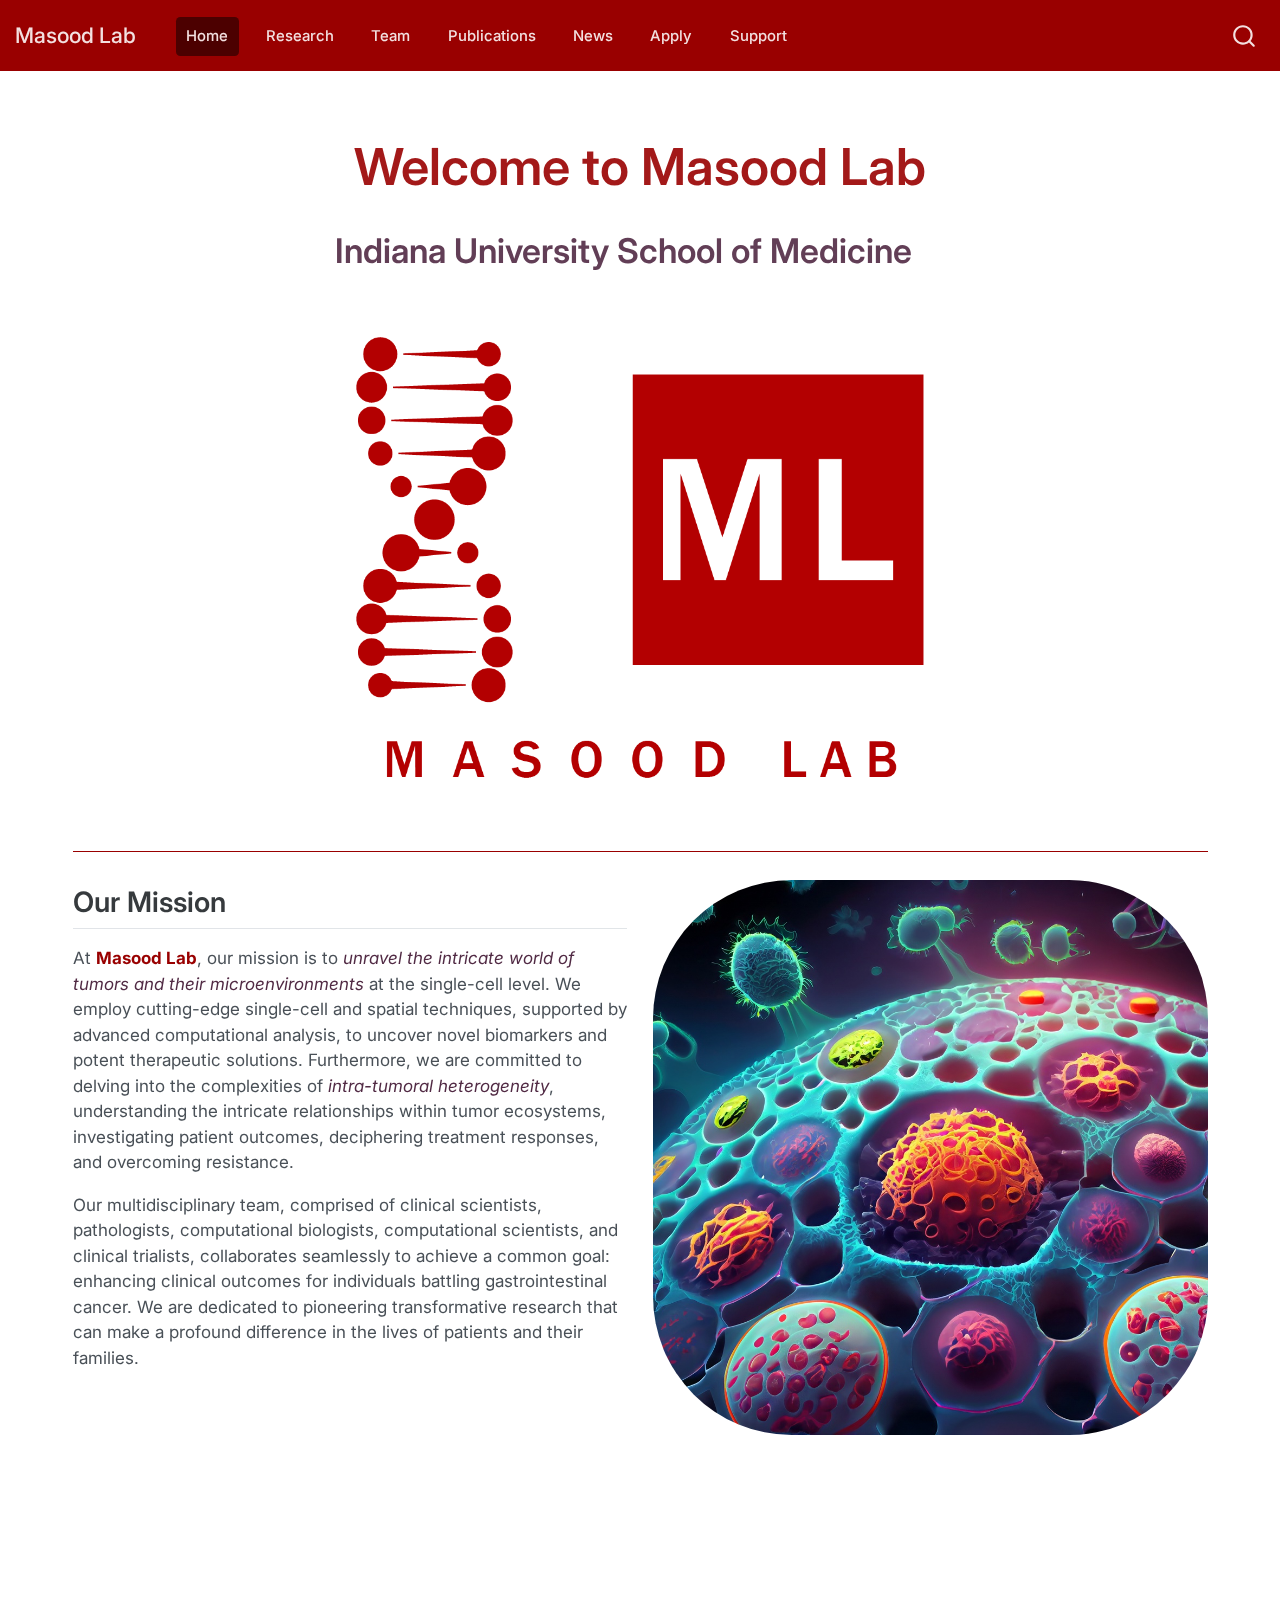
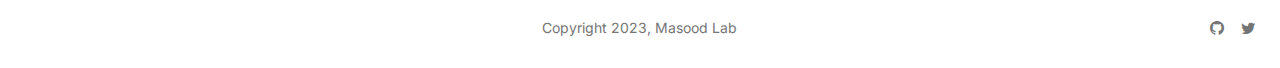
<file: index.html>
<!DOCTYPE html>
<html xmlns="http://www.w3.org/1999/xhtml" lang="en" xml:lang="en"><head>

<meta charset="utf-8">
<meta name="generator" content="quarto-1.3.450">

<meta name="viewport" content="width=device-width, initial-scale=1.0, user-scalable=yes">

<meta name="author" content="Masood Lab">
<meta name="description" content="Masood Lab, located at IUPUI, is focused on researching in the field of single cell and spatial transcriptomics.">

<title>Masood Lab</title>
<style>
code{white-space: pre-wrap;}
span.smallcaps{font-variant: small-caps;}
div.columns{display: flex; gap: min(4vw, 1.5em);}
div.column{flex: auto; overflow-x: auto;}
div.hanging-indent{margin-left: 1.5em; text-indent: -1.5em;}
ul.task-list{list-style: none;}
ul.task-list li input[type="checkbox"] {
  width: 0.8em;
  margin: 0 0.8em 0.2em -1em; /* quarto-specific, see https://github.com/quarto-dev/quarto-cli/issues/4556 */ 
  vertical-align: middle;
}
</style>


<script src="site_libs/quarto-nav/quarto-nav.js"></script>
<script src="site_libs/quarto-nav/headroom.min.js"></script>
<script src="site_libs/clipboard/clipboard.min.js"></script>
<script src="site_libs/quarto-search/autocomplete.umd.js"></script>
<script src="site_libs/quarto-search/fuse.min.js"></script>
<script src="site_libs/quarto-search/quarto-search.js"></script>
<meta name="quarto:offset" content="./">
<link href=".//assets/favicon.png" rel="icon" type="image/png">
<script src="site_libs/quarto-html/quarto.js"></script>
<script src="site_libs/quarto-html/popper.min.js"></script>
<script src="site_libs/quarto-html/tippy.umd.min.js"></script>
<script src="site_libs/quarto-html/anchor.min.js"></script>
<link href="site_libs/quarto-html/tippy.css" rel="stylesheet">
<link href="site_libs/quarto-html/quarto-syntax-highlighting.css" rel="stylesheet" id="quarto-text-highlighting-styles">
<script src="site_libs/bootstrap/bootstrap.min.js"></script>
<link href="site_libs/bootstrap/bootstrap-icons.css" rel="stylesheet">
<link href="site_libs/bootstrap/bootstrap.min.css" rel="stylesheet" id="quarto-bootstrap" data-mode="light">
<script id="quarto-search-options" type="application/json">{
  "location": "navbar",
  "copy-button": false,
  "collapse-after": 3,
  "panel-placement": "end",
  "type": "overlay",
  "limit": 20,
  "language": {
    "search-no-results-text": "No results",
    "search-matching-documents-text": "matching documents",
    "search-copy-link-title": "Copy link to search",
    "search-hide-matches-text": "Hide additional matches",
    "search-more-match-text": "more match in this document",
    "search-more-matches-text": "more matches in this document",
    "search-clear-button-title": "Clear",
    "search-detached-cancel-button-title": "Cancel",
    "search-submit-button-title": "Submit",
    "search-label": "Search"
  }
}</script>
<style>html{ scroll-behavior: smooth; }</style>


<link rel="stylesheet" href="_style/styles.css">
<meta property="og:title" content="Masood Lab">
<meta property="og:description" content="Masood Lab, located at IUPUI, is focused on researching in the field of single cell and spatial transcriptomics.">
<meta property="og:image" content="https://github.com/Masood-Lab/masood-lab.github.io/assets/logo.png">
<meta property="og:site-name" content="Masood Lab">
<meta property="og:locale" content="en_US">
<meta property="og:image:height" content="729">
<meta property="og:image:width" content="905">
<meta name="twitter:title" content="Masood Lab">
<meta name="twitter:description" content="Masood Lab, located at IUPUI, is focused on researching in the field of single cell and spatial transcriptomics.">
<meta name="twitter:image" content="https://github.com/Masood-Lab/masood-lab.github.io/assets/logo.png">
<meta name="twitter:card" content="summary_large_image">
<meta name="twitter:image-height" content="729">
<meta name="twitter:image-width" content="905">
</head>

<body class="nav-fixed">

<div id="quarto-search-results"></div>
  <header id="quarto-header" class="headroom fixed-top">
    <nav class="navbar navbar-expand-lg navbar-dark ">
      <div class="navbar-container container-fluid">
      <div class="navbar-brand-container">
    <a class="navbar-brand" href="./index.html">
    <span class="navbar-title">Masood Lab</span>
    </a>
  </div>
            <div id="quarto-search" class="" title="Search"></div>
          <button class="navbar-toggler" type="button" data-bs-toggle="collapse" data-bs-target="#navbarCollapse" aria-controls="navbarCollapse" aria-expanded="false" aria-label="Toggle navigation" onclick="if (window.quartoToggleHeadroom) { window.quartoToggleHeadroom(); }">
  <span class="navbar-toggler-icon"></span>
</button>
          <div class="collapse navbar-collapse" id="navbarCollapse">
            <ul class="navbar-nav navbar-nav-scroll me-auto">
  <li class="nav-item">
    <a class="nav-link active" href="./index.html" rel="" target="" aria-current="page">
 <span class="menu-text">Home</span></a>
  </li>  
  <li class="nav-item">
    <a class="nav-link" href="./research.html" rel="" target="">
 <span class="menu-text">Research</span></a>
  </li>  
  <li class="nav-item">
    <a class="nav-link" href="./team/index.html" rel="" target="">
 <span class="menu-text">Team</span></a>
  </li>  
  <li class="nav-item">
    <a class="nav-link" href="./publications.html" rel="" target="">
 <span class="menu-text">Publications</span></a>
  </li>  
  <li class="nav-item">
    <a class="nav-link" href="./news.html" rel="" target="">
 <span class="menu-text">News</span></a>
  </li>  
  <li class="nav-item">
    <a class="nav-link" href="./apply.html" rel="" target="">
 <span class="menu-text">Apply</span></a>
  </li>  
  <li class="nav-item">
    <a class="nav-link" href="./support.html" rel="" target="">
 <span class="menu-text">Support</span></a>
  </li>  
</ul>
            <div class="quarto-navbar-tools ms-auto">
</div>
          </div> <!-- /navcollapse -->
      </div> <!-- /container-fluid -->
    </nav>
</header>
<!-- content -->
<div id="quarto-content" class="quarto-container page-columns page-rows-contents page-layout-full page-navbar">
<!-- sidebar -->
<!-- margin-sidebar -->
    
<!-- main -->
<main class="content column-page" id="quarto-document-content">



<section id="welcome-to-masood-lab" class="level1 hero">
<h1>Welcome to Masood Lab</h1>
<section id="indiana-university-school-of-medicine" class="level2">
<h2 class="anchored" data-anchor-id="indiana-university-school-of-medicine">Indiana University School of Medicine</h2>
<p><img src="assets/logo.png" class="img-fluid" alt="Logo of Masood Lab"></p>
</section>
</section>
<div class="grid mission">
<div class="g-col-12 g-col-md-6 w-full h-full">
<section id="our-mission" class="level2 w-full h-full pb-0">
<h2 class="anchored" data-anchor-id="our-mission">Our Mission</h2>
<!-- Study and understand tumors and their ecosystem at single cell resolution using exceptional single cell and spatial techniques coupled with advanced computational analysis to develope novel biomarkers and powefull therapies. Additionally we want to understand and discuss intra tumoral heterogenity,relationship,patient outcomes,treatment responses and resistance. Our lab comprises of clinical scientists,Pathologists,computational Biologists,computational scientists and clinical trailist working as a team to achive an ulitimate goal to improve clinical outcomes in Gastrointestinal Cancer. -->
<p>At <strong>Masood Lab</strong>, our mission is to <em>unravel the intricate world of tumors and their microenvironments</em> at the single-cell level. We employ cutting-edge single-cell and spatial techniques, supported by advanced computational analysis, to uncover novel biomarkers and potent therapeutic solutions. Furthermore, we are committed to delving into the complexities of <em>intra-tumoral heterogeneity</em>, understanding the intricate relationships within tumor ecosystems, investigating patient outcomes, deciphering treatment responses, and overcoming resistance.</p>
<p>Our multidisciplinary team, comprised of clinical scientists, pathologists, computational biologists, computational scientists, and clinical trialists, collaborates seamlessly to achieve a common goal: enhancing clinical outcomes for individuals battling gastrointestinal cancer. We are dedicated to pioneering transformative research that can make a profound difference in the lives of patients and their families.</p>
</section>
</div>
<div class="g-col-12 g-col-md-6 w-full h-full">
<div class="w-full h-full pb-0">
<p><img src="assets/home_hero.jpg" class="img-fluid" alt="A picture of Cancer Cells."></p>
</div>
</div>
</div>



</main> <!-- /main -->
<script id="quarto-html-after-body" type="application/javascript">
window.document.addEventListener("DOMContentLoaded", function (event) {
  const toggleBodyColorMode = (bsSheetEl) => {
    const mode = bsSheetEl.getAttribute("data-mode");
    const bodyEl = window.document.querySelector("body");
    if (mode === "dark") {
      bodyEl.classList.add("quarto-dark");
      bodyEl.classList.remove("quarto-light");
    } else {
      bodyEl.classList.add("quarto-light");
      bodyEl.classList.remove("quarto-dark");
    }
  }
  const toggleBodyColorPrimary = () => {
    const bsSheetEl = window.document.querySelector("link#quarto-bootstrap");
    if (bsSheetEl) {
      toggleBodyColorMode(bsSheetEl);
    }
  }
  toggleBodyColorPrimary();  
  const icon = "";
  const anchorJS = new window.AnchorJS();
  anchorJS.options = {
    placement: 'right',
    icon: icon
  };
  anchorJS.add('.anchored');
  const isCodeAnnotation = (el) => {
    for (const clz of el.classList) {
      if (clz.startsWith('code-annotation-')) {                     
        return true;
      }
    }
    return false;
  }
  const clipboard = new window.ClipboardJS('.code-copy-button', {
    text: function(trigger) {
      const codeEl = trigger.previousElementSibling.cloneNode(true);
      for (const childEl of codeEl.children) {
        if (isCodeAnnotation(childEl)) {
          childEl.remove();
        }
      }
      return codeEl.innerText;
    }
  });
  clipboard.on('success', function(e) {
    // button target
    const button = e.trigger;
    // don't keep focus
    button.blur();
    // flash "checked"
    button.classList.add('code-copy-button-checked');
    var currentTitle = button.getAttribute("title");
    button.setAttribute("title", "Copied!");
    let tooltip;
    if (window.bootstrap) {
      button.setAttribute("data-bs-toggle", "tooltip");
      button.setAttribute("data-bs-placement", "left");
      button.setAttribute("data-bs-title", "Copied!");
      tooltip = new bootstrap.Tooltip(button, 
        { trigger: "manual", 
          customClass: "code-copy-button-tooltip",
          offset: [0, -8]});
      tooltip.show();    
    }
    setTimeout(function() {
      if (tooltip) {
        tooltip.hide();
        button.removeAttribute("data-bs-title");
        button.removeAttribute("data-bs-toggle");
        button.removeAttribute("data-bs-placement");
      }
      button.setAttribute("title", currentTitle);
      button.classList.remove('code-copy-button-checked');
    }, 1000);
    // clear code selection
    e.clearSelection();
  });
  function tippyHover(el, contentFn) {
    const config = {
      allowHTML: true,
      content: contentFn,
      maxWidth: 500,
      delay: 100,
      arrow: false,
      appendTo: function(el) {
          return el.parentElement;
      },
      interactive: true,
      interactiveBorder: 10,
      theme: 'quarto',
      placement: 'bottom-start'
    };
    window.tippy(el, config); 
  }
  const noterefs = window.document.querySelectorAll('a[role="doc-noteref"]');
  for (var i=0; i<noterefs.length; i++) {
    const ref = noterefs[i];
    tippyHover(ref, function() {
      // use id or data attribute instead here
      let href = ref.getAttribute('data-footnote-href') || ref.getAttribute('href');
      try { href = new URL(href).hash; } catch {}
      const id = href.replace(/^#\/?/, "");
      const note = window.document.getElementById(id);
      return note.innerHTML;
    });
  }
      let selectedAnnoteEl;
      const selectorForAnnotation = ( cell, annotation) => {
        let cellAttr = 'data-code-cell="' + cell + '"';
        let lineAttr = 'data-code-annotation="' +  annotation + '"';
        const selector = 'span[' + cellAttr + '][' + lineAttr + ']';
        return selector;
      }
      const selectCodeLines = (annoteEl) => {
        const doc = window.document;
        const targetCell = annoteEl.getAttribute("data-target-cell");
        const targetAnnotation = annoteEl.getAttribute("data-target-annotation");
        const annoteSpan = window.document.querySelector(selectorForAnnotation(targetCell, targetAnnotation));
        const lines = annoteSpan.getAttribute("data-code-lines").split(",");
        const lineIds = lines.map((line) => {
          return targetCell + "-" + line;
        })
        let top = null;
        let height = null;
        let parent = null;
        if (lineIds.length > 0) {
            //compute the position of the single el (top and bottom and make a div)
            const el = window.document.getElementById(lineIds[0]);
            top = el.offsetTop;
            height = el.offsetHeight;
            parent = el.parentElement.parentElement;
          if (lineIds.length > 1) {
            const lastEl = window.document.getElementById(lineIds[lineIds.length - 1]);
            const bottom = lastEl.offsetTop + lastEl.offsetHeight;
            height = bottom - top;
          }
          if (top !== null && height !== null && parent !== null) {
            // cook up a div (if necessary) and position it 
            let div = window.document.getElementById("code-annotation-line-highlight");
            if (div === null) {
              div = window.document.createElement("div");
              div.setAttribute("id", "code-annotation-line-highlight");
              div.style.position = 'absolute';
              parent.appendChild(div);
            }
            div.style.top = top - 2 + "px";
            div.style.height = height + 4 + "px";
            let gutterDiv = window.document.getElementById("code-annotation-line-highlight-gutter");
            if (gutterDiv === null) {
              gutterDiv = window.document.createElement("div");
              gutterDiv.setAttribute("id", "code-annotation-line-highlight-gutter");
              gutterDiv.style.position = 'absolute';
              const codeCell = window.document.getElementById(targetCell);
              const gutter = codeCell.querySelector('.code-annotation-gutter');
              gutter.appendChild(gutterDiv);
            }
            gutterDiv.style.top = top - 2 + "px";
            gutterDiv.style.height = height + 4 + "px";
          }
          selectedAnnoteEl = annoteEl;
        }
      };
      const unselectCodeLines = () => {
        const elementsIds = ["code-annotation-line-highlight", "code-annotation-line-highlight-gutter"];
        elementsIds.forEach((elId) => {
          const div = window.document.getElementById(elId);
          if (div) {
            div.remove();
          }
        });
        selectedAnnoteEl = undefined;
      };
      // Attach click handler to the DT
      const annoteDls = window.document.querySelectorAll('dt[data-target-cell]');
      for (const annoteDlNode of annoteDls) {
        annoteDlNode.addEventListener('click', (event) => {
          const clickedEl = event.target;
          if (clickedEl !== selectedAnnoteEl) {
            unselectCodeLines();
            const activeEl = window.document.querySelector('dt[data-target-cell].code-annotation-active');
            if (activeEl) {
              activeEl.classList.remove('code-annotation-active');
            }
            selectCodeLines(clickedEl);
            clickedEl.classList.add('code-annotation-active');
          } else {
            // Unselect the line
            unselectCodeLines();
            clickedEl.classList.remove('code-annotation-active');
          }
        });
      }
  const findCites = (el) => {
    const parentEl = el.parentElement;
    if (parentEl) {
      const cites = parentEl.dataset.cites;
      if (cites) {
        return {
          el,
          cites: cites.split(' ')
        };
      } else {
        return findCites(el.parentElement)
      }
    } else {
      return undefined;
    }
  };
  var bibliorefs = window.document.querySelectorAll('a[role="doc-biblioref"]');
  for (var i=0; i<bibliorefs.length; i++) {
    const ref = bibliorefs[i];
    const citeInfo = findCites(ref);
    if (citeInfo) {
      tippyHover(citeInfo.el, function() {
        var popup = window.document.createElement('div');
        citeInfo.cites.forEach(function(cite) {
          var citeDiv = window.document.createElement('div');
          citeDiv.classList.add('hanging-indent');
          citeDiv.classList.add('csl-entry');
          var biblioDiv = window.document.getElementById('ref-' + cite);
          if (biblioDiv) {
            citeDiv.innerHTML = biblioDiv.innerHTML;
          }
          popup.appendChild(citeDiv);
        });
        return popup.innerHTML;
      });
    }
  }
    var localhostRegex = new RegExp(/^(?:http|https):\/\/localhost\:?[0-9]*\//);
      var filterRegex = new RegExp("https:\/\/github\.com\/Masood-Lab\/masood-lab\.github\.io");
    var isInternal = (href) => {
        return filterRegex.test(href) || localhostRegex.test(href);
    }
    // Inspect non-navigation links and adorn them if external
 	var links = window.document.querySelectorAll('a[href]:not(.nav-link):not(.navbar-brand):not(.toc-action):not(.sidebar-link):not(.sidebar-item-toggle):not(.pagination-link):not(.no-external):not([aria-hidden]):not(.dropdown-item)');
    for (var i=0; i<links.length; i++) {
      const link = links[i];
      if (!isInternal(link.href)) {
          // target, if specified
          link.setAttribute("target", "_blank");
      }
    }
});
</script>
</div> <!-- /content -->
<footer class="footer">
  <div class="nav-footer">
    <div class="nav-footer-left">
      &nbsp;
    </div>   
    <div class="nav-footer-center">Copyright 2023, Masood Lab</div>
    <div class="nav-footer-right">
      <ul class="footer-items list-unstyled">
    <li class="nav-item compact">
    <a class="nav-link" href="https://github.com/">
      <i class="bi bi-github" role="img">
</i> 
    </a>
  </li>  
    <li class="nav-item compact">
    <a class="nav-link" href="https://twitter.com/">
      <i class="bi bi-twitter" role="img">
</i> 
    </a>
  </li>  
</ul>
    </div>
  </div>
</footer>



<script src="site_libs/quarto-html/zenscroll-min.js"></script>
</body></html>
</file>
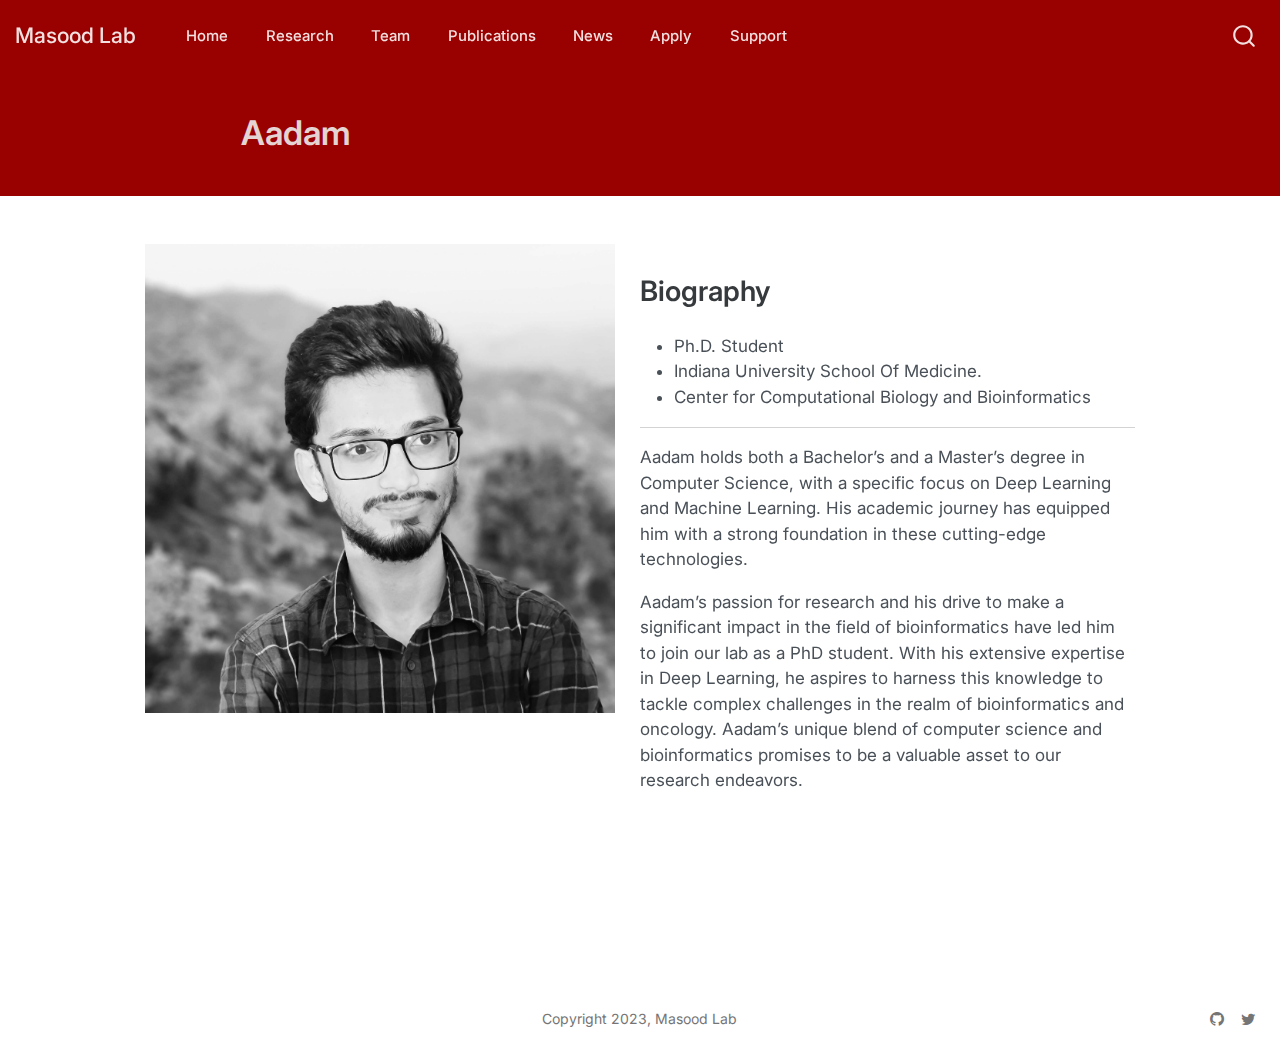
<file: team/current/aadam/index.html>
<!DOCTYPE html>
<html xmlns="http://www.w3.org/1999/xhtml" lang="en" xml:lang="en"><head>

<meta charset="utf-8">
<meta name="generator" content="quarto-1.3.450">

<meta name="viewport" content="width=device-width, initial-scale=1.0, user-scalable=yes">

<meta name="author" content="Masood Lab">
<meta name="description" content="Masood Lab, located at IUPUI, is focused on researching in the field of single cell and spatial transcriptomics.">

<title>Aadam | Masood Lab</title>
<style>
code{white-space: pre-wrap;}
span.smallcaps{font-variant: small-caps;}
div.columns{display: flex; gap: min(4vw, 1.5em);}
div.column{flex: auto; overflow-x: auto;}
div.hanging-indent{margin-left: 1.5em; text-indent: -1.5em;}
ul.task-list{list-style: none;}
ul.task-list li input[type="checkbox"] {
  width: 0.8em;
  margin: 0 0.8em 0.2em -1em; /* quarto-specific, see https://github.com/quarto-dev/quarto-cli/issues/4556 */ 
  vertical-align: middle;
}
</style>


<script src="../../../site_libs/quarto-nav/quarto-nav.js"></script>
<script src="../../../site_libs/quarto-nav/headroom.min.js"></script>
<script src="../../../site_libs/clipboard/clipboard.min.js"></script>
<script src="../../../site_libs/quarto-search/autocomplete.umd.js"></script>
<script src="../../../site_libs/quarto-search/fuse.min.js"></script>
<script src="../../../site_libs/quarto-search/quarto-search.js"></script>
<meta name="quarto:offset" content="../../../">
<link href="../../..//assets/favicon.png" rel="icon" type="image/png">
<script src="../../../site_libs/quarto-html/quarto.js"></script>
<script src="../../../site_libs/quarto-html/popper.min.js"></script>
<script src="../../../site_libs/quarto-html/tippy.umd.min.js"></script>
<link href="../../../site_libs/quarto-html/tippy.css" rel="stylesheet">
<link href="../../../site_libs/quarto-html/quarto-syntax-highlighting.css" rel="stylesheet" id="quarto-text-highlighting-styles">
<script src="../../../site_libs/bootstrap/bootstrap.min.js"></script>
<link href="../../../site_libs/bootstrap/bootstrap-icons.css" rel="stylesheet">
<link href="../../../site_libs/bootstrap/bootstrap.min.css" rel="stylesheet" id="quarto-bootstrap" data-mode="light">
<script id="quarto-search-options" type="application/json">{
  "location": "navbar",
  "copy-button": false,
  "collapse-after": 3,
  "panel-placement": "end",
  "type": "overlay",
  "limit": 20,
  "language": {
    "search-no-results-text": "No results",
    "search-matching-documents-text": "matching documents",
    "search-copy-link-title": "Copy link to search",
    "search-hide-matches-text": "Hide additional matches",
    "search-more-match-text": "more match in this document",
    "search-more-matches-text": "more matches in this document",
    "search-clear-button-title": "Clear",
    "search-detached-cancel-button-title": "Cancel",
    "search-submit-button-title": "Submit",
    "search-label": "Search"
  }
}</script>
<style>html{ scroll-behavior: smooth; }</style>


<link rel="stylesheet" href="../../../_style/styles.css">
<meta property="og:title" content="Aadam | Masood Lab">
<meta property="og:description" content="Masood Lab, located at IUPUI, is focused on researching in the field of single cell and spatial transcriptomics.">
<meta property="og:image" content="https://github.com/Masood-Lab/masood-lab.github.io/team/current/aadam/aadam_pic.jpeg">
<meta property="og:site-name" content="Masood Lab">
<meta property="og:locale" content="en_US">
<meta name="twitter:title" content="Aadam | Masood Lab">
<meta name="twitter:description" content="Masood Lab, located at IUPUI, is focused on researching in the field of single cell and spatial transcriptomics.">
<meta name="twitter:image" content="https://github.com/Masood-Lab/masood-lab.github.io/team/current/aadam/aadam_pic.jpeg">
<meta name="twitter:card" content="summary_large_image">
</head>

<body class="nav-fixed fullcontent">

<div id="quarto-search-results"></div>
  <header id="quarto-header" class="headroom fixed-top">
    <nav class="navbar navbar-expand-lg navbar-dark ">
      <div class="navbar-container container-fluid">
      <div class="navbar-brand-container">
    <a class="navbar-brand" href="../../../index.html">
    <span class="navbar-title">Masood Lab</span>
    </a>
  </div>
            <div id="quarto-search" class="" title="Search"></div>
          <button class="navbar-toggler" type="button" data-bs-toggle="collapse" data-bs-target="#navbarCollapse" aria-controls="navbarCollapse" aria-expanded="false" aria-label="Toggle navigation" onclick="if (window.quartoToggleHeadroom) { window.quartoToggleHeadroom(); }">
  <span class="navbar-toggler-icon"></span>
</button>
          <div class="collapse navbar-collapse" id="navbarCollapse">
            <ul class="navbar-nav navbar-nav-scroll me-auto">
  <li class="nav-item">
    <a class="nav-link" href="../../../index.html" rel="" target="">
 <span class="menu-text">Home</span></a>
  </li>  
  <li class="nav-item">
    <a class="nav-link" href="../../../research.html" rel="" target="">
 <span class="menu-text">Research</span></a>
  </li>  
  <li class="nav-item">
    <a class="nav-link" href="../../../team/index.html" rel="" target="">
 <span class="menu-text">Team</span></a>
  </li>  
  <li class="nav-item">
    <a class="nav-link" href="../../../publications.html" rel="" target="">
 <span class="menu-text">Publications</span></a>
  </li>  
  <li class="nav-item">
    <a class="nav-link" href="../../../news.html" rel="" target="">
 <span class="menu-text">News</span></a>
  </li>  
  <li class="nav-item">
    <a class="nav-link" href="../../../apply.html" rel="" target="">
 <span class="menu-text">Apply</span></a>
  </li>  
  <li class="nav-item">
    <a class="nav-link" href="../../../support.html" rel="" target="">
 <span class="menu-text">Support</span></a>
  </li>  
</ul>
            <div class="quarto-navbar-tools ms-auto">
</div>
          </div> <!-- /navcollapse -->
      </div> <!-- /container-fluid -->
    </nav>
</header>
<!-- content -->
<header id="title-block-header" class="quarto-title-block default page-columns page-full">
  <div class="quarto-title-banner page-columns page-full">
    <div class="quarto-title column-body">
      <h1 class="title">Aadam</h1>
                      </div>
  </div>
  <div class="quarto-title-meta">
    </div>
  </header><div id="quarto-content" class="quarto-container page-columns page-rows-contents page-layout-article page-navbar">
<!-- sidebar -->
<!-- margin-sidebar -->
    
<!-- main -->
<div class="quarto-about-broadside column-page">
  <div class="about-main">
    <div class="about-entity" style="background-image: url('aadam_pic.jpeg')"></div>
    <div class="about-contents"><main class="content quarto-banner-title-block" id="quarto-document-content">
<section id="biography" class="level2">
<h2 data-anchor-id="biography">Biography</h2>
<ul>
<li>Ph.D.&nbsp;Student<br>
</li>
<li>Indiana University School Of Medicine.<br>
</li>
<li>Center for Computational Biology and Bioinformatics</li>
</ul>
<hr>
<p>Aadam holds both a Bachelor’s and a Master’s degree in Computer Science, with a specific focus on Deep Learning and Machine Learning. His academic journey has equipped him with a strong foundation in these cutting-edge technologies.</p>
<p>Aadam’s passion for research and his drive to make a significant impact in the field of bioinformatics have led him to join our lab as a PhD student. With his extensive expertise in Deep Learning, he aspires to harness this knowledge to tackle complex challenges in the realm of bioinformatics and oncology. Aadam’s unique blend of computer science and bioinformatics promises to be a valuable asset to our research endeavors.</p>


</section>
</main></div>
  </div>
</div>
 <!-- /main -->
<script id="quarto-html-after-body" type="application/javascript">
window.document.addEventListener("DOMContentLoaded", function (event) {
  const toggleBodyColorMode = (bsSheetEl) => {
    const mode = bsSheetEl.getAttribute("data-mode");
    const bodyEl = window.document.querySelector("body");
    if (mode === "dark") {
      bodyEl.classList.add("quarto-dark");
      bodyEl.classList.remove("quarto-light");
    } else {
      bodyEl.classList.add("quarto-light");
      bodyEl.classList.remove("quarto-dark");
    }
  }
  const toggleBodyColorPrimary = () => {
    const bsSheetEl = window.document.querySelector("link#quarto-bootstrap");
    if (bsSheetEl) {
      toggleBodyColorMode(bsSheetEl);
    }
  }
  toggleBodyColorPrimary();  
  const isCodeAnnotation = (el) => {
    for (const clz of el.classList) {
      if (clz.startsWith('code-annotation-')) {                     
        return true;
      }
    }
    return false;
  }
  const clipboard = new window.ClipboardJS('.code-copy-button', {
    text: function(trigger) {
      const codeEl = trigger.previousElementSibling.cloneNode(true);
      for (const childEl of codeEl.children) {
        if (isCodeAnnotation(childEl)) {
          childEl.remove();
        }
      }
      return codeEl.innerText;
    }
  });
  clipboard.on('success', function(e) {
    // button target
    const button = e.trigger;
    // don't keep focus
    button.blur();
    // flash "checked"
    button.classList.add('code-copy-button-checked');
    var currentTitle = button.getAttribute("title");
    button.setAttribute("title", "Copied!");
    let tooltip;
    if (window.bootstrap) {
      button.setAttribute("data-bs-toggle", "tooltip");
      button.setAttribute("data-bs-placement", "left");
      button.setAttribute("data-bs-title", "Copied!");
      tooltip = new bootstrap.Tooltip(button, 
        { trigger: "manual", 
          customClass: "code-copy-button-tooltip",
          offset: [0, -8]});
      tooltip.show();    
    }
    setTimeout(function() {
      if (tooltip) {
        tooltip.hide();
        button.removeAttribute("data-bs-title");
        button.removeAttribute("data-bs-toggle");
        button.removeAttribute("data-bs-placement");
      }
      button.setAttribute("title", currentTitle);
      button.classList.remove('code-copy-button-checked');
    }, 1000);
    // clear code selection
    e.clearSelection();
  });
  function tippyHover(el, contentFn) {
    const config = {
      allowHTML: true,
      content: contentFn,
      maxWidth: 500,
      delay: 100,
      arrow: false,
      appendTo: function(el) {
          return el.parentElement;
      },
      interactive: true,
      interactiveBorder: 10,
      theme: 'quarto',
      placement: 'bottom-start'
    };
    window.tippy(el, config); 
  }
  const noterefs = window.document.querySelectorAll('a[role="doc-noteref"]');
  for (var i=0; i<noterefs.length; i++) {
    const ref = noterefs[i];
    tippyHover(ref, function() {
      // use id or data attribute instead here
      let href = ref.getAttribute('data-footnote-href') || ref.getAttribute('href');
      try { href = new URL(href).hash; } catch {}
      const id = href.replace(/^#\/?/, "");
      const note = window.document.getElementById(id);
      return note.innerHTML;
    });
  }
      let selectedAnnoteEl;
      const selectorForAnnotation = ( cell, annotation) => {
        let cellAttr = 'data-code-cell="' + cell + '"';
        let lineAttr = 'data-code-annotation="' +  annotation + '"';
        const selector = 'span[' + cellAttr + '][' + lineAttr + ']';
        return selector;
      }
      const selectCodeLines = (annoteEl) => {
        const doc = window.document;
        const targetCell = annoteEl.getAttribute("data-target-cell");
        const targetAnnotation = annoteEl.getAttribute("data-target-annotation");
        const annoteSpan = window.document.querySelector(selectorForAnnotation(targetCell, targetAnnotation));
        const lines = annoteSpan.getAttribute("data-code-lines").split(",");
        const lineIds = lines.map((line) => {
          return targetCell + "-" + line;
        })
        let top = null;
        let height = null;
        let parent = null;
        if (lineIds.length > 0) {
            //compute the position of the single el (top and bottom and make a div)
            const el = window.document.getElementById(lineIds[0]);
            top = el.offsetTop;
            height = el.offsetHeight;
            parent = el.parentElement.parentElement;
          if (lineIds.length > 1) {
            const lastEl = window.document.getElementById(lineIds[lineIds.length - 1]);
            const bottom = lastEl.offsetTop + lastEl.offsetHeight;
            height = bottom - top;
          }
          if (top !== null && height !== null && parent !== null) {
            // cook up a div (if necessary) and position it 
            let div = window.document.getElementById("code-annotation-line-highlight");
            if (div === null) {
              div = window.document.createElement("div");
              div.setAttribute("id", "code-annotation-line-highlight");
              div.style.position = 'absolute';
              parent.appendChild(div);
            }
            div.style.top = top - 2 + "px";
            div.style.height = height + 4 + "px";
            let gutterDiv = window.document.getElementById("code-annotation-line-highlight-gutter");
            if (gutterDiv === null) {
              gutterDiv = window.document.createElement("div");
              gutterDiv.setAttribute("id", "code-annotation-line-highlight-gutter");
              gutterDiv.style.position = 'absolute';
              const codeCell = window.document.getElementById(targetCell);
              const gutter = codeCell.querySelector('.code-annotation-gutter');
              gutter.appendChild(gutterDiv);
            }
            gutterDiv.style.top = top - 2 + "px";
            gutterDiv.style.height = height + 4 + "px";
          }
          selectedAnnoteEl = annoteEl;
        }
      };
      const unselectCodeLines = () => {
        const elementsIds = ["code-annotation-line-highlight", "code-annotation-line-highlight-gutter"];
        elementsIds.forEach((elId) => {
          const div = window.document.getElementById(elId);
          if (div) {
            div.remove();
          }
        });
        selectedAnnoteEl = undefined;
      };
      // Attach click handler to the DT
      const annoteDls = window.document.querySelectorAll('dt[data-target-cell]');
      for (const annoteDlNode of annoteDls) {
        annoteDlNode.addEventListener('click', (event) => {
          const clickedEl = event.target;
          if (clickedEl !== selectedAnnoteEl) {
            unselectCodeLines();
            const activeEl = window.document.querySelector('dt[data-target-cell].code-annotation-active');
            if (activeEl) {
              activeEl.classList.remove('code-annotation-active');
            }
            selectCodeLines(clickedEl);
            clickedEl.classList.add('code-annotation-active');
          } else {
            // Unselect the line
            unselectCodeLines();
            clickedEl.classList.remove('code-annotation-active');
          }
        });
      }
  const findCites = (el) => {
    const parentEl = el.parentElement;
    if (parentEl) {
      const cites = parentEl.dataset.cites;
      if (cites) {
        return {
          el,
          cites: cites.split(' ')
        };
      } else {
        return findCites(el.parentElement)
      }
    } else {
      return undefined;
    }
  };
  var bibliorefs = window.document.querySelectorAll('a[role="doc-biblioref"]');
  for (var i=0; i<bibliorefs.length; i++) {
    const ref = bibliorefs[i];
    const citeInfo = findCites(ref);
    if (citeInfo) {
      tippyHover(citeInfo.el, function() {
        var popup = window.document.createElement('div');
        citeInfo.cites.forEach(function(cite) {
          var citeDiv = window.document.createElement('div');
          citeDiv.classList.add('hanging-indent');
          citeDiv.classList.add('csl-entry');
          var biblioDiv = window.document.getElementById('ref-' + cite);
          if (biblioDiv) {
            citeDiv.innerHTML = biblioDiv.innerHTML;
          }
          popup.appendChild(citeDiv);
        });
        return popup.innerHTML;
      });
    }
  }
    var localhostRegex = new RegExp(/^(?:http|https):\/\/localhost\:?[0-9]*\//);
      var filterRegex = new RegExp("https:\/\/github\.com\/Masood-Lab\/masood-lab\.github\.io");
    var isInternal = (href) => {
        return filterRegex.test(href) || localhostRegex.test(href);
    }
    // Inspect non-navigation links and adorn them if external
 	var links = window.document.querySelectorAll('a[href]:not(.nav-link):not(.navbar-brand):not(.toc-action):not(.sidebar-link):not(.sidebar-item-toggle):not(.pagination-link):not(.no-external):not([aria-hidden]):not(.dropdown-item)');
    for (var i=0; i<links.length; i++) {
      const link = links[i];
      if (!isInternal(link.href)) {
          // target, if specified
          link.setAttribute("target", "_blank");
      }
    }
});
</script>
</div> <!-- /content -->
<footer class="footer">
  <div class="nav-footer">
    <div class="nav-footer-left">
      &nbsp;
    </div>   
    <div class="nav-footer-center">Copyright 2023, Masood Lab</div>
    <div class="nav-footer-right">
      <ul class="footer-items list-unstyled">
    <li class="nav-item compact">
    <a class="nav-link" href="https://github.com/">
      <i class="bi bi-github" role="img">
</i> 
    </a>
  </li>  
    <li class="nav-item compact">
    <a class="nav-link" href="https://twitter.com/">
      <i class="bi bi-twitter" role="img">
</i> 
    </a>
  </li>  
</ul>
    </div>
  </div>
</footer>



<script src="../../../site_libs/quarto-html/zenscroll-min.js"></script>
</body></html>
</file>
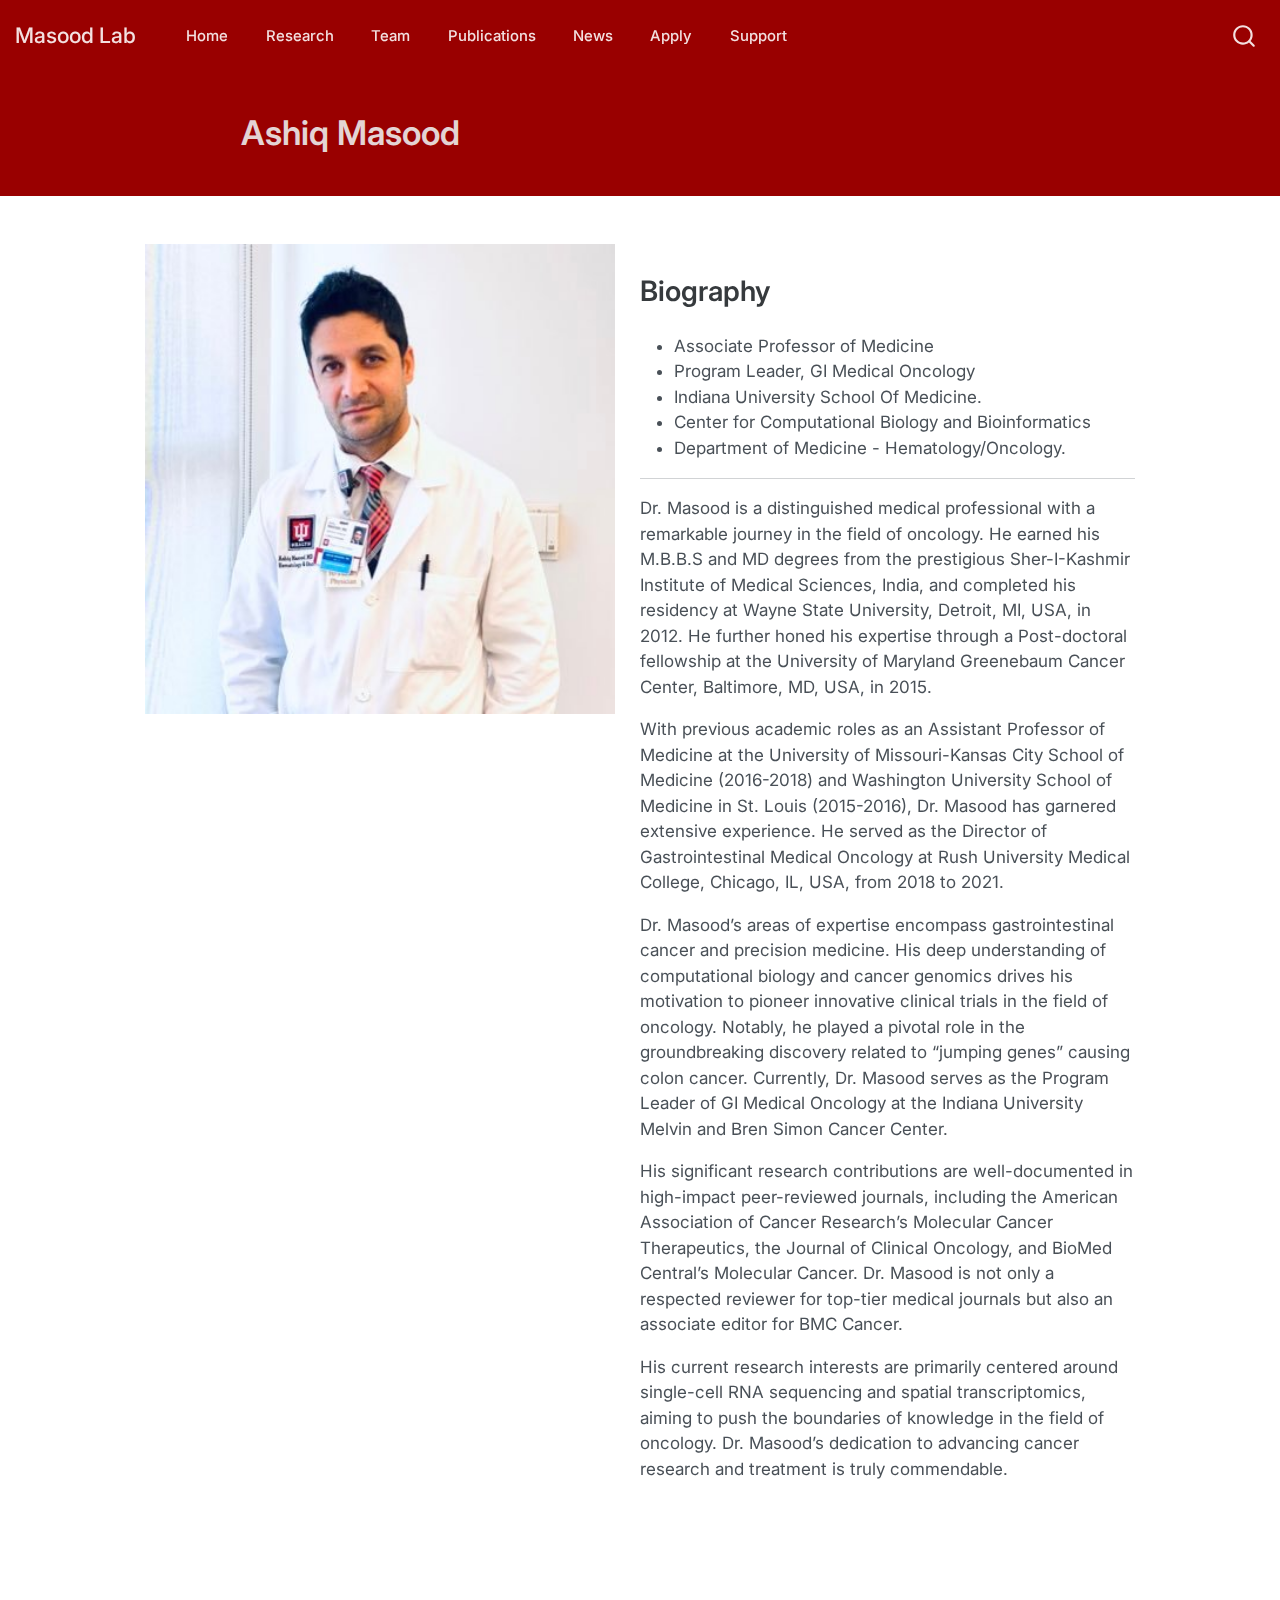
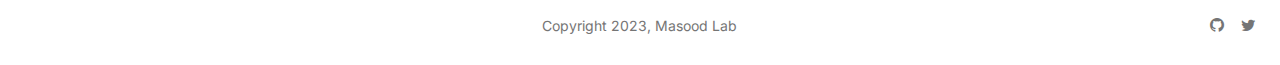
<file: team/current/ashiqmasood/index.html>
<!DOCTYPE html>
<html xmlns="http://www.w3.org/1999/xhtml" lang="en" xml:lang="en"><head>

<meta charset="utf-8">
<meta name="generator" content="quarto-1.3.450">

<meta name="viewport" content="width=device-width, initial-scale=1.0, user-scalable=yes">

<meta name="author" content="Masood Lab">
<meta name="description" content="Masood Lab, located at IUPUI, is focused on researching in the field of single cell and spatial transcriptomics.">

<title>Ashiq Masood | Masood Lab</title>
<style>
code{white-space: pre-wrap;}
span.smallcaps{font-variant: small-caps;}
div.columns{display: flex; gap: min(4vw, 1.5em);}
div.column{flex: auto; overflow-x: auto;}
div.hanging-indent{margin-left: 1.5em; text-indent: -1.5em;}
ul.task-list{list-style: none;}
ul.task-list li input[type="checkbox"] {
  width: 0.8em;
  margin: 0 0.8em 0.2em -1em; /* quarto-specific, see https://github.com/quarto-dev/quarto-cli/issues/4556 */ 
  vertical-align: middle;
}
</style>


<script src="../../../site_libs/quarto-nav/quarto-nav.js"></script>
<script src="../../../site_libs/quarto-nav/headroom.min.js"></script>
<script src="../../../site_libs/clipboard/clipboard.min.js"></script>
<script src="../../../site_libs/quarto-search/autocomplete.umd.js"></script>
<script src="../../../site_libs/quarto-search/fuse.min.js"></script>
<script src="../../../site_libs/quarto-search/quarto-search.js"></script>
<meta name="quarto:offset" content="../../../">
<link href="../../..//assets/favicon.png" rel="icon" type="image/png">
<script src="../../../site_libs/quarto-html/quarto.js"></script>
<script src="../../../site_libs/quarto-html/popper.min.js"></script>
<script src="../../../site_libs/quarto-html/tippy.umd.min.js"></script>
<link href="../../../site_libs/quarto-html/tippy.css" rel="stylesheet">
<link href="../../../site_libs/quarto-html/quarto-syntax-highlighting.css" rel="stylesheet" id="quarto-text-highlighting-styles">
<script src="../../../site_libs/bootstrap/bootstrap.min.js"></script>
<link href="../../../site_libs/bootstrap/bootstrap-icons.css" rel="stylesheet">
<link href="../../../site_libs/bootstrap/bootstrap.min.css" rel="stylesheet" id="quarto-bootstrap" data-mode="light">
<script id="quarto-search-options" type="application/json">{
  "location": "navbar",
  "copy-button": false,
  "collapse-after": 3,
  "panel-placement": "end",
  "type": "overlay",
  "limit": 20,
  "language": {
    "search-no-results-text": "No results",
    "search-matching-documents-text": "matching documents",
    "search-copy-link-title": "Copy link to search",
    "search-hide-matches-text": "Hide additional matches",
    "search-more-match-text": "more match in this document",
    "search-more-matches-text": "more matches in this document",
    "search-clear-button-title": "Clear",
    "search-detached-cancel-button-title": "Cancel",
    "search-submit-button-title": "Submit",
    "search-label": "Search"
  }
}</script>
<style>html{ scroll-behavior: smooth; }</style>


<link rel="stylesheet" href="../../../_style/styles.css">
<meta property="og:title" content="Ashiq Masood | Masood Lab">
<meta property="og:description" content="Masood Lab, located at IUPUI, is focused on researching in the field of single cell and spatial transcriptomics.">
<meta property="og:image" content="https://github.com/Masood-Lab/masood-lab.github.io/team/current/ashiqmasood/ashiq_pic.jpg">
<meta property="og:site-name" content="Masood Lab">
<meta property="og:locale" content="en_US">
<meta name="twitter:title" content="Ashiq Masood | Masood Lab">
<meta name="twitter:description" content="Masood Lab, located at IUPUI, is focused on researching in the field of single cell and spatial transcriptomics.">
<meta name="twitter:image" content="https://github.com/Masood-Lab/masood-lab.github.io/team/current/ashiqmasood/ashiq_pic.jpg">
<meta name="twitter:card" content="summary_large_image">
</head>

<body class="nav-fixed fullcontent">

<div id="quarto-search-results"></div>
  <header id="quarto-header" class="headroom fixed-top">
    <nav class="navbar navbar-expand-lg navbar-dark ">
      <div class="navbar-container container-fluid">
      <div class="navbar-brand-container">
    <a class="navbar-brand" href="../../../index.html">
    <span class="navbar-title">Masood Lab</span>
    </a>
  </div>
            <div id="quarto-search" class="" title="Search"></div>
          <button class="navbar-toggler" type="button" data-bs-toggle="collapse" data-bs-target="#navbarCollapse" aria-controls="navbarCollapse" aria-expanded="false" aria-label="Toggle navigation" onclick="if (window.quartoToggleHeadroom) { window.quartoToggleHeadroom(); }">
  <span class="navbar-toggler-icon"></span>
</button>
          <div class="collapse navbar-collapse" id="navbarCollapse">
            <ul class="navbar-nav navbar-nav-scroll me-auto">
  <li class="nav-item">
    <a class="nav-link" href="../../../index.html" rel="" target="">
 <span class="menu-text">Home</span></a>
  </li>  
  <li class="nav-item">
    <a class="nav-link" href="../../../research.html" rel="" target="">
 <span class="menu-text">Research</span></a>
  </li>  
  <li class="nav-item">
    <a class="nav-link" href="../../../team/index.html" rel="" target="">
 <span class="menu-text">Team</span></a>
  </li>  
  <li class="nav-item">
    <a class="nav-link" href="../../../publications.html" rel="" target="">
 <span class="menu-text">Publications</span></a>
  </li>  
  <li class="nav-item">
    <a class="nav-link" href="../../../news.html" rel="" target="">
 <span class="menu-text">News</span></a>
  </li>  
  <li class="nav-item">
    <a class="nav-link" href="../../../apply.html" rel="" target="">
 <span class="menu-text">Apply</span></a>
  </li>  
  <li class="nav-item">
    <a class="nav-link" href="../../../support.html" rel="" target="">
 <span class="menu-text">Support</span></a>
  </li>  
</ul>
            <div class="quarto-navbar-tools ms-auto">
</div>
          </div> <!-- /navcollapse -->
      </div> <!-- /container-fluid -->
    </nav>
</header>
<!-- content -->
<header id="title-block-header" class="quarto-title-block default page-columns page-full">
  <div class="quarto-title-banner page-columns page-full">
    <div class="quarto-title column-body">
      <h1 class="title">Ashiq Masood</h1>
                      </div>
  </div>
  <div class="quarto-title-meta">
    </div>
  </header><div id="quarto-content" class="quarto-container page-columns page-rows-contents page-layout-article page-navbar">
<!-- sidebar -->
<!-- margin-sidebar -->
    
<!-- main -->
<div class="quarto-about-broadside column-page">
  <div class="about-main">
    <div class="about-entity" style="background-image: url('ashiq_pic.jpg')"></div>
    <div class="about-contents"><main class="content quarto-banner-title-block" id="quarto-document-content">
<!-- ::: {.grid}
::: {.g-col-12 .g-col-md-6 .w-full .h-full}
::: {.w-full .h-full .pb-0} -->
<section id="biography" class="level2">
<h2 data-anchor-id="biography">Biography</h2>
<ul>
<li>Associate Professor of Medicine<br>
</li>
<li>Program Leader, GI Medical Oncology<br>
</li>
<li>Indiana University School Of Medicine.<br>
</li>
<li>Center for Computational Biology and Bioinformatics<br>
</li>
<li>Department of Medicine - Hematology/Oncology.</li>
</ul>
<!-- :::
:::
::: {.g-col-12 .g-col-md-6 .w-full .h-full}
::: {.w-full .h-full .pb-0}
![](ashiq_pic.jpeg){fig-alt="A picture of Dr. Ashiq Masood."}
:::
:::
::: -->
<hr>
<!-- Dr.Masood pursued his M.B.B.S and MD from Sher-I-Kashmir Institute of Medical Sciences, India.He received his residency from Wayne State University,Detroit,MI USA(2012) .He obtained his Post-doctoral fellowship from University of Maryland Greenebaum Cancer Center,Baltimore,MD,USA(2015). Dr.Masood holds pervious mentoring experience as Assistant Professor of Medicine from University of Missouri-Kansas City School of Medicine USA(2016-2018) and Washington University of Medicine St.Louis,USA (2015-2016) .He was previously the Director of Gastrointestinal Medical Oncology at Rush University Medical College Chicago,IL,USA(2018-2021).His areas of expertise are gastrointestinal cancer and Precision medicine. He has a well-versed knowledge in computational biology and cancer genomics with which he is highly motivated to experiment various innovative clinical trails in field of Oncology.He was a member of the research group that made the breakthrough finding that transposons, or "jumping genes," causing colon cancer.Dr.Masood is currently the Program Leader of GI Medical Oncology at Indiana University Melvin and Bren Simon Cancer Center.His major publications were in high impact peer-reviewed journals like American Association of Cancer Research’s Molecular Cancer Therapeutics,Journal of Clinical Oncology and BioMed Central’s Molecular Cancer. He is an reviewer for top-tier medical journals and also an associate editor for BMC Cancer. His current research interest mainly focuses on Single cell RNA seq and Spatial Transcriptomics. -->
<p>Dr.&nbsp;Masood is a distinguished medical professional with a remarkable journey in the field of oncology. He earned his M.B.B.S and MD degrees from the prestigious Sher-I-Kashmir Institute of Medical Sciences, India, and completed his residency at Wayne State University, Detroit, MI, USA, in 2012. He further honed his expertise through a Post-doctoral fellowship at the University of Maryland Greenebaum Cancer Center, Baltimore, MD, USA, in 2015.</p>
<p>With previous academic roles as an Assistant Professor of Medicine at the University of Missouri-Kansas City School of Medicine (2016-2018) and Washington University School of Medicine in St.&nbsp;Louis (2015-2016), Dr.&nbsp;Masood has garnered extensive experience. He served as the Director of Gastrointestinal Medical Oncology at Rush University Medical College, Chicago, IL, USA, from 2018 to 2021.</p>
<p>Dr.&nbsp;Masood’s areas of expertise encompass gastrointestinal cancer and precision medicine. His deep understanding of computational biology and cancer genomics drives his motivation to pioneer innovative clinical trials in the field of oncology. Notably, he played a pivotal role in the groundbreaking discovery related to “jumping genes” causing colon cancer. Currently, Dr.&nbsp;Masood serves as the Program Leader of GI Medical Oncology at the Indiana University Melvin and Bren Simon Cancer Center.</p>
<p>His significant research contributions are well-documented in high-impact peer-reviewed journals, including the American Association of Cancer Research’s Molecular Cancer Therapeutics, the Journal of Clinical Oncology, and BioMed Central’s Molecular Cancer. Dr.&nbsp;Masood is not only a respected reviewer for top-tier medical journals but also an associate editor for BMC Cancer.</p>
<p>His current research interests are primarily centered around single-cell RNA sequencing and spatial transcriptomics, aiming to push the boundaries of knowledge in the field of oncology. Dr.&nbsp;Masood’s dedication to advancing cancer research and treatment is truly commendable.</p>


</section>
</main></div>
  </div>
</div>
 <!-- /main -->
<script id="quarto-html-after-body" type="application/javascript">
window.document.addEventListener("DOMContentLoaded", function (event) {
  const toggleBodyColorMode = (bsSheetEl) => {
    const mode = bsSheetEl.getAttribute("data-mode");
    const bodyEl = window.document.querySelector("body");
    if (mode === "dark") {
      bodyEl.classList.add("quarto-dark");
      bodyEl.classList.remove("quarto-light");
    } else {
      bodyEl.classList.add("quarto-light");
      bodyEl.classList.remove("quarto-dark");
    }
  }
  const toggleBodyColorPrimary = () => {
    const bsSheetEl = window.document.querySelector("link#quarto-bootstrap");
    if (bsSheetEl) {
      toggleBodyColorMode(bsSheetEl);
    }
  }
  toggleBodyColorPrimary();  
  const isCodeAnnotation = (el) => {
    for (const clz of el.classList) {
      if (clz.startsWith('code-annotation-')) {                     
        return true;
      }
    }
    return false;
  }
  const clipboard = new window.ClipboardJS('.code-copy-button', {
    text: function(trigger) {
      const codeEl = trigger.previousElementSibling.cloneNode(true);
      for (const childEl of codeEl.children) {
        if (isCodeAnnotation(childEl)) {
          childEl.remove();
        }
      }
      return codeEl.innerText;
    }
  });
  clipboard.on('success', function(e) {
    // button target
    const button = e.trigger;
    // don't keep focus
    button.blur();
    // flash "checked"
    button.classList.add('code-copy-button-checked');
    var currentTitle = button.getAttribute("title");
    button.setAttribute("title", "Copied!");
    let tooltip;
    if (window.bootstrap) {
      button.setAttribute("data-bs-toggle", "tooltip");
      button.setAttribute("data-bs-placement", "left");
      button.setAttribute("data-bs-title", "Copied!");
      tooltip = new bootstrap.Tooltip(button, 
        { trigger: "manual", 
          customClass: "code-copy-button-tooltip",
          offset: [0, -8]});
      tooltip.show();    
    }
    setTimeout(function() {
      if (tooltip) {
        tooltip.hide();
        button.removeAttribute("data-bs-title");
        button.removeAttribute("data-bs-toggle");
        button.removeAttribute("data-bs-placement");
      }
      button.setAttribute("title", currentTitle);
      button.classList.remove('code-copy-button-checked');
    }, 1000);
    // clear code selection
    e.clearSelection();
  });
  function tippyHover(el, contentFn) {
    const config = {
      allowHTML: true,
      content: contentFn,
      maxWidth: 500,
      delay: 100,
      arrow: false,
      appendTo: function(el) {
          return el.parentElement;
      },
      interactive: true,
      interactiveBorder: 10,
      theme: 'quarto',
      placement: 'bottom-start'
    };
    window.tippy(el, config); 
  }
  const noterefs = window.document.querySelectorAll('a[role="doc-noteref"]');
  for (var i=0; i<noterefs.length; i++) {
    const ref = noterefs[i];
    tippyHover(ref, function() {
      // use id or data attribute instead here
      let href = ref.getAttribute('data-footnote-href') || ref.getAttribute('href');
      try { href = new URL(href).hash; } catch {}
      const id = href.replace(/^#\/?/, "");
      const note = window.document.getElementById(id);
      return note.innerHTML;
    });
  }
      let selectedAnnoteEl;
      const selectorForAnnotation = ( cell, annotation) => {
        let cellAttr = 'data-code-cell="' + cell + '"';
        let lineAttr = 'data-code-annotation="' +  annotation + '"';
        const selector = 'span[' + cellAttr + '][' + lineAttr + ']';
        return selector;
      }
      const selectCodeLines = (annoteEl) => {
        const doc = window.document;
        const targetCell = annoteEl.getAttribute("data-target-cell");
        const targetAnnotation = annoteEl.getAttribute("data-target-annotation");
        const annoteSpan = window.document.querySelector(selectorForAnnotation(targetCell, targetAnnotation));
        const lines = annoteSpan.getAttribute("data-code-lines").split(",");
        const lineIds = lines.map((line) => {
          return targetCell + "-" + line;
        })
        let top = null;
        let height = null;
        let parent = null;
        if (lineIds.length > 0) {
            //compute the position of the single el (top and bottom and make a div)
            const el = window.document.getElementById(lineIds[0]);
            top = el.offsetTop;
            height = el.offsetHeight;
            parent = el.parentElement.parentElement;
          if (lineIds.length > 1) {
            const lastEl = window.document.getElementById(lineIds[lineIds.length - 1]);
            const bottom = lastEl.offsetTop + lastEl.offsetHeight;
            height = bottom - top;
          }
          if (top !== null && height !== null && parent !== null) {
            // cook up a div (if necessary) and position it 
            let div = window.document.getElementById("code-annotation-line-highlight");
            if (div === null) {
              div = window.document.createElement("div");
              div.setAttribute("id", "code-annotation-line-highlight");
              div.style.position = 'absolute';
              parent.appendChild(div);
            }
            div.style.top = top - 2 + "px";
            div.style.height = height + 4 + "px";
            let gutterDiv = window.document.getElementById("code-annotation-line-highlight-gutter");
            if (gutterDiv === null) {
              gutterDiv = window.document.createElement("div");
              gutterDiv.setAttribute("id", "code-annotation-line-highlight-gutter");
              gutterDiv.style.position = 'absolute';
              const codeCell = window.document.getElementById(targetCell);
              const gutter = codeCell.querySelector('.code-annotation-gutter');
              gutter.appendChild(gutterDiv);
            }
            gutterDiv.style.top = top - 2 + "px";
            gutterDiv.style.height = height + 4 + "px";
          }
          selectedAnnoteEl = annoteEl;
        }
      };
      const unselectCodeLines = () => {
        const elementsIds = ["code-annotation-line-highlight", "code-annotation-line-highlight-gutter"];
        elementsIds.forEach((elId) => {
          const div = window.document.getElementById(elId);
          if (div) {
            div.remove();
          }
        });
        selectedAnnoteEl = undefined;
      };
      // Attach click handler to the DT
      const annoteDls = window.document.querySelectorAll('dt[data-target-cell]');
      for (const annoteDlNode of annoteDls) {
        annoteDlNode.addEventListener('click', (event) => {
          const clickedEl = event.target;
          if (clickedEl !== selectedAnnoteEl) {
            unselectCodeLines();
            const activeEl = window.document.querySelector('dt[data-target-cell].code-annotation-active');
            if (activeEl) {
              activeEl.classList.remove('code-annotation-active');
            }
            selectCodeLines(clickedEl);
            clickedEl.classList.add('code-annotation-active');
          } else {
            // Unselect the line
            unselectCodeLines();
            clickedEl.classList.remove('code-annotation-active');
          }
        });
      }
  const findCites = (el) => {
    const parentEl = el.parentElement;
    if (parentEl) {
      const cites = parentEl.dataset.cites;
      if (cites) {
        return {
          el,
          cites: cites.split(' ')
        };
      } else {
        return findCites(el.parentElement)
      }
    } else {
      return undefined;
    }
  };
  var bibliorefs = window.document.querySelectorAll('a[role="doc-biblioref"]');
  for (var i=0; i<bibliorefs.length; i++) {
    const ref = bibliorefs[i];
    const citeInfo = findCites(ref);
    if (citeInfo) {
      tippyHover(citeInfo.el, function() {
        var popup = window.document.createElement('div');
        citeInfo.cites.forEach(function(cite) {
          var citeDiv = window.document.createElement('div');
          citeDiv.classList.add('hanging-indent');
          citeDiv.classList.add('csl-entry');
          var biblioDiv = window.document.getElementById('ref-' + cite);
          if (biblioDiv) {
            citeDiv.innerHTML = biblioDiv.innerHTML;
          }
          popup.appendChild(citeDiv);
        });
        return popup.innerHTML;
      });
    }
  }
    var localhostRegex = new RegExp(/^(?:http|https):\/\/localhost\:?[0-9]*\//);
      var filterRegex = new RegExp("https:\/\/github\.com\/Masood-Lab\/masood-lab\.github\.io");
    var isInternal = (href) => {
        return filterRegex.test(href) || localhostRegex.test(href);
    }
    // Inspect non-navigation links and adorn them if external
 	var links = window.document.querySelectorAll('a[href]:not(.nav-link):not(.navbar-brand):not(.toc-action):not(.sidebar-link):not(.sidebar-item-toggle):not(.pagination-link):not(.no-external):not([aria-hidden]):not(.dropdown-item)');
    for (var i=0; i<links.length; i++) {
      const link = links[i];
      if (!isInternal(link.href)) {
          // target, if specified
          link.setAttribute("target", "_blank");
      }
    }
});
</script>
</div> <!-- /content -->
<footer class="footer">
  <div class="nav-footer">
    <div class="nav-footer-left">
      &nbsp;
    </div>   
    <div class="nav-footer-center">Copyright 2023, Masood Lab</div>
    <div class="nav-footer-right">
      <ul class="footer-items list-unstyled">
    <li class="nav-item compact">
    <a class="nav-link" href="https://github.com/">
      <i class="bi bi-github" role="img">
</i> 
    </a>
  </li>  
    <li class="nav-item compact">
    <a class="nav-link" href="https://twitter.com/">
      <i class="bi bi-twitter" role="img">
</i> 
    </a>
  </li>  
</ul>
    </div>
  </div>
</footer>



<script src="../../../site_libs/quarto-html/zenscroll-min.js"></script>
</body></html>
</file>
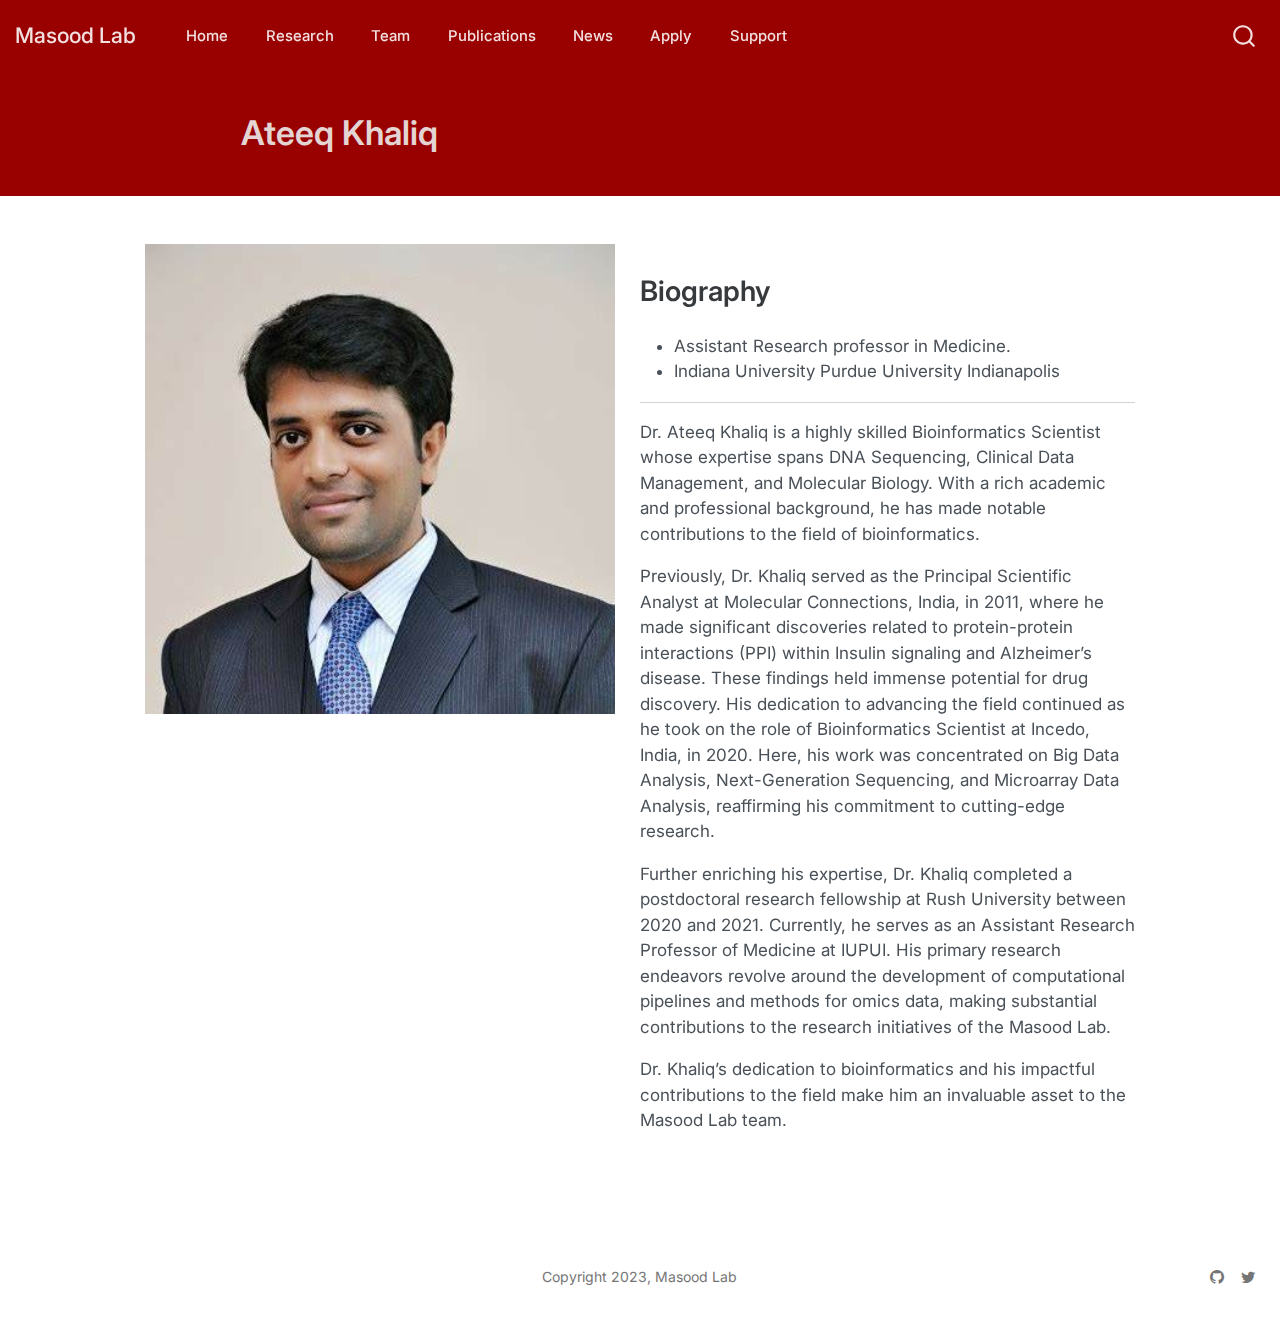
<file: team/current/ateeqkhaliq/index.html>
<!DOCTYPE html>
<html xmlns="http://www.w3.org/1999/xhtml" lang="en" xml:lang="en"><head>

<meta charset="utf-8">
<meta name="generator" content="quarto-1.3.450">

<meta name="viewport" content="width=device-width, initial-scale=1.0, user-scalable=yes">

<meta name="author" content="Masood Lab">
<meta name="description" content="Masood Lab, located at IUPUI, is focused on researching in the field of single cell and spatial transcriptomics.">

<title>Ateeq Khaliq | Masood Lab</title>
<style>
code{white-space: pre-wrap;}
span.smallcaps{font-variant: small-caps;}
div.columns{display: flex; gap: min(4vw, 1.5em);}
div.column{flex: auto; overflow-x: auto;}
div.hanging-indent{margin-left: 1.5em; text-indent: -1.5em;}
ul.task-list{list-style: none;}
ul.task-list li input[type="checkbox"] {
  width: 0.8em;
  margin: 0 0.8em 0.2em -1em; /* quarto-specific, see https://github.com/quarto-dev/quarto-cli/issues/4556 */ 
  vertical-align: middle;
}
</style>


<script src="../../../site_libs/quarto-nav/quarto-nav.js"></script>
<script src="../../../site_libs/quarto-nav/headroom.min.js"></script>
<script src="../../../site_libs/clipboard/clipboard.min.js"></script>
<script src="../../../site_libs/quarto-search/autocomplete.umd.js"></script>
<script src="../../../site_libs/quarto-search/fuse.min.js"></script>
<script src="../../../site_libs/quarto-search/quarto-search.js"></script>
<meta name="quarto:offset" content="../../../">
<link href="../../..//assets/favicon.png" rel="icon" type="image/png">
<script src="../../../site_libs/quarto-html/quarto.js"></script>
<script src="../../../site_libs/quarto-html/popper.min.js"></script>
<script src="../../../site_libs/quarto-html/tippy.umd.min.js"></script>
<link href="../../../site_libs/quarto-html/tippy.css" rel="stylesheet">
<link href="../../../site_libs/quarto-html/quarto-syntax-highlighting.css" rel="stylesheet" id="quarto-text-highlighting-styles">
<script src="../../../site_libs/bootstrap/bootstrap.min.js"></script>
<link href="../../../site_libs/bootstrap/bootstrap-icons.css" rel="stylesheet">
<link href="../../../site_libs/bootstrap/bootstrap.min.css" rel="stylesheet" id="quarto-bootstrap" data-mode="light">
<script id="quarto-search-options" type="application/json">{
  "location": "navbar",
  "copy-button": false,
  "collapse-after": 3,
  "panel-placement": "end",
  "type": "overlay",
  "limit": 20,
  "language": {
    "search-no-results-text": "No results",
    "search-matching-documents-text": "matching documents",
    "search-copy-link-title": "Copy link to search",
    "search-hide-matches-text": "Hide additional matches",
    "search-more-match-text": "more match in this document",
    "search-more-matches-text": "more matches in this document",
    "search-clear-button-title": "Clear",
    "search-detached-cancel-button-title": "Cancel",
    "search-submit-button-title": "Submit",
    "search-label": "Search"
  }
}</script>
<style>html{ scroll-behavior: smooth; }</style>


<link rel="stylesheet" href="../../../_style/styles.css">
<meta property="og:title" content="Ateeq Khaliq | Masood Lab">
<meta property="og:description" content="Masood Lab, located at IUPUI, is focused on researching in the field of single cell and spatial transcriptomics.">
<meta property="og:image" content="https://github.com/Masood-Lab/masood-lab.github.io/team/current/ateeqkhaliq/ateeq_khaliq.jpg">
<meta property="og:site-name" content="Masood Lab">
<meta property="og:locale" content="en_US">
<meta name="twitter:title" content="Ateeq Khaliq | Masood Lab">
<meta name="twitter:description" content="Masood Lab, located at IUPUI, is focused on researching in the field of single cell and spatial transcriptomics.">
<meta name="twitter:image" content="https://github.com/Masood-Lab/masood-lab.github.io/team/current/ateeqkhaliq/ateeq_khaliq.jpg">
<meta name="twitter:card" content="summary_large_image">
</head>

<body class="nav-fixed fullcontent">

<div id="quarto-search-results"></div>
  <header id="quarto-header" class="headroom fixed-top">
    <nav class="navbar navbar-expand-lg navbar-dark ">
      <div class="navbar-container container-fluid">
      <div class="navbar-brand-container">
    <a class="navbar-brand" href="../../../index.html">
    <span class="navbar-title">Masood Lab</span>
    </a>
  </div>
            <div id="quarto-search" class="" title="Search"></div>
          <button class="navbar-toggler" type="button" data-bs-toggle="collapse" data-bs-target="#navbarCollapse" aria-controls="navbarCollapse" aria-expanded="false" aria-label="Toggle navigation" onclick="if (window.quartoToggleHeadroom) { window.quartoToggleHeadroom(); }">
  <span class="navbar-toggler-icon"></span>
</button>
          <div class="collapse navbar-collapse" id="navbarCollapse">
            <ul class="navbar-nav navbar-nav-scroll me-auto">
  <li class="nav-item">
    <a class="nav-link" href="../../../index.html" rel="" target="">
 <span class="menu-text">Home</span></a>
  </li>  
  <li class="nav-item">
    <a class="nav-link" href="../../../research.html" rel="" target="">
 <span class="menu-text">Research</span></a>
  </li>  
  <li class="nav-item">
    <a class="nav-link" href="../../../team/index.html" rel="" target="">
 <span class="menu-text">Team</span></a>
  </li>  
  <li class="nav-item">
    <a class="nav-link" href="../../../publications.html" rel="" target="">
 <span class="menu-text">Publications</span></a>
  </li>  
  <li class="nav-item">
    <a class="nav-link" href="../../../news.html" rel="" target="">
 <span class="menu-text">News</span></a>
  </li>  
  <li class="nav-item">
    <a class="nav-link" href="../../../apply.html" rel="" target="">
 <span class="menu-text">Apply</span></a>
  </li>  
  <li class="nav-item">
    <a class="nav-link" href="../../../support.html" rel="" target="">
 <span class="menu-text">Support</span></a>
  </li>  
</ul>
            <div class="quarto-navbar-tools ms-auto">
</div>
          </div> <!-- /navcollapse -->
      </div> <!-- /container-fluid -->
    </nav>
</header>
<!-- content -->
<header id="title-block-header" class="quarto-title-block default page-columns page-full">
  <div class="quarto-title-banner page-columns page-full">
    <div class="quarto-title column-body">
      <h1 class="title">Ateeq Khaliq</h1>
                      </div>
  </div>
  <div class="quarto-title-meta">
    </div>
  </header><div id="quarto-content" class="quarto-container page-columns page-rows-contents page-layout-article page-navbar">
<!-- sidebar -->
<!-- margin-sidebar -->
    
<!-- main -->
<div class="quarto-about-broadside column-page">
  <div class="about-main">
    <div class="about-entity" style="background-image: url('ateeq_khaliq.jpg')"></div>
    <div class="about-contents"><main class="content quarto-banner-title-block" id="quarto-document-content">
<section id="biography" class="level2">
<h2 data-anchor-id="biography">Biography</h2>
<ul>
<li>Assistant Research professor in Medicine.<br>
</li>
<li>Indiana University Purdue University Indianapolis</li>
</ul>
<hr>
<!-- Dr.Ateeq Khaliq is a Bioinformatics Scientist with high proficiency in DNA Sequencing, Clinical Data Management and Molecular Biology. He has previous experience as Principle scientific analyst at Molecular Connections ,India(2011) where he identified PPI related to Insulin signaling and Alzheimer’s disease which can be used for drug discovery. He worked as Bioinformatics Scientist at Incedo,India(2020) and his work focused on Big Data Analysis ,Next Generation Sequencing and Microarray Data Analysis. He pursued his postdoctoral research fellowship from Rush University (2020-2021) and is currently working as Assistant research professor of Medicine at IUPUI. His research work mainly focuses on developing computational pipelines and methods for omics data.
Masood Lab -->
<p>Dr.&nbsp;Ateeq Khaliq is a highly skilled Bioinformatics Scientist whose expertise spans DNA Sequencing, Clinical Data Management, and Molecular Biology. With a rich academic and professional background, he has made notable contributions to the field of bioinformatics.</p>
<p>Previously, Dr.&nbsp;Khaliq served as the Principal Scientific Analyst at Molecular Connections, India, in 2011, where he made significant discoveries related to protein-protein interactions (PPI) within Insulin signaling and Alzheimer’s disease. These findings held immense potential for drug discovery. His dedication to advancing the field continued as he took on the role of Bioinformatics Scientist at Incedo, India, in 2020. Here, his work was concentrated on Big Data Analysis, Next-Generation Sequencing, and Microarray Data Analysis, reaffirming his commitment to cutting-edge research.</p>
<p>Further enriching his expertise, Dr.&nbsp;Khaliq completed a postdoctoral research fellowship at Rush University between 2020 and 2021. Currently, he serves as an Assistant Research Professor of Medicine at IUPUI. His primary research endeavors revolve around the development of computational pipelines and methods for omics data, making substantial contributions to the research initiatives of the Masood Lab.</p>
<p>Dr.&nbsp;Khaliq’s dedication to bioinformatics and his impactful contributions to the field make him an invaluable asset to the Masood Lab team.</p>


</section>
</main></div>
  </div>
</div>
 <!-- /main -->
<script id="quarto-html-after-body" type="application/javascript">
window.document.addEventListener("DOMContentLoaded", function (event) {
  const toggleBodyColorMode = (bsSheetEl) => {
    const mode = bsSheetEl.getAttribute("data-mode");
    const bodyEl = window.document.querySelector("body");
    if (mode === "dark") {
      bodyEl.classList.add("quarto-dark");
      bodyEl.classList.remove("quarto-light");
    } else {
      bodyEl.classList.add("quarto-light");
      bodyEl.classList.remove("quarto-dark");
    }
  }
  const toggleBodyColorPrimary = () => {
    const bsSheetEl = window.document.querySelector("link#quarto-bootstrap");
    if (bsSheetEl) {
      toggleBodyColorMode(bsSheetEl);
    }
  }
  toggleBodyColorPrimary();  
  const isCodeAnnotation = (el) => {
    for (const clz of el.classList) {
      if (clz.startsWith('code-annotation-')) {                     
        return true;
      }
    }
    return false;
  }
  const clipboard = new window.ClipboardJS('.code-copy-button', {
    text: function(trigger) {
      const codeEl = trigger.previousElementSibling.cloneNode(true);
      for (const childEl of codeEl.children) {
        if (isCodeAnnotation(childEl)) {
          childEl.remove();
        }
      }
      return codeEl.innerText;
    }
  });
  clipboard.on('success', function(e) {
    // button target
    const button = e.trigger;
    // don't keep focus
    button.blur();
    // flash "checked"
    button.classList.add('code-copy-button-checked');
    var currentTitle = button.getAttribute("title");
    button.setAttribute("title", "Copied!");
    let tooltip;
    if (window.bootstrap) {
      button.setAttribute("data-bs-toggle", "tooltip");
      button.setAttribute("data-bs-placement", "left");
      button.setAttribute("data-bs-title", "Copied!");
      tooltip = new bootstrap.Tooltip(button, 
        { trigger: "manual", 
          customClass: "code-copy-button-tooltip",
          offset: [0, -8]});
      tooltip.show();    
    }
    setTimeout(function() {
      if (tooltip) {
        tooltip.hide();
        button.removeAttribute("data-bs-title");
        button.removeAttribute("data-bs-toggle");
        button.removeAttribute("data-bs-placement");
      }
      button.setAttribute("title", currentTitle);
      button.classList.remove('code-copy-button-checked');
    }, 1000);
    // clear code selection
    e.clearSelection();
  });
  function tippyHover(el, contentFn) {
    const config = {
      allowHTML: true,
      content: contentFn,
      maxWidth: 500,
      delay: 100,
      arrow: false,
      appendTo: function(el) {
          return el.parentElement;
      },
      interactive: true,
      interactiveBorder: 10,
      theme: 'quarto',
      placement: 'bottom-start'
    };
    window.tippy(el, config); 
  }
  const noterefs = window.document.querySelectorAll('a[role="doc-noteref"]');
  for (var i=0; i<noterefs.length; i++) {
    const ref = noterefs[i];
    tippyHover(ref, function() {
      // use id or data attribute instead here
      let href = ref.getAttribute('data-footnote-href') || ref.getAttribute('href');
      try { href = new URL(href).hash; } catch {}
      const id = href.replace(/^#\/?/, "");
      const note = window.document.getElementById(id);
      return note.innerHTML;
    });
  }
      let selectedAnnoteEl;
      const selectorForAnnotation = ( cell, annotation) => {
        let cellAttr = 'data-code-cell="' + cell + '"';
        let lineAttr = 'data-code-annotation="' +  annotation + '"';
        const selector = 'span[' + cellAttr + '][' + lineAttr + ']';
        return selector;
      }
      const selectCodeLines = (annoteEl) => {
        const doc = window.document;
        const targetCell = annoteEl.getAttribute("data-target-cell");
        const targetAnnotation = annoteEl.getAttribute("data-target-annotation");
        const annoteSpan = window.document.querySelector(selectorForAnnotation(targetCell, targetAnnotation));
        const lines = annoteSpan.getAttribute("data-code-lines").split(",");
        const lineIds = lines.map((line) => {
          return targetCell + "-" + line;
        })
        let top = null;
        let height = null;
        let parent = null;
        if (lineIds.length > 0) {
            //compute the position of the single el (top and bottom and make a div)
            const el = window.document.getElementById(lineIds[0]);
            top = el.offsetTop;
            height = el.offsetHeight;
            parent = el.parentElement.parentElement;
          if (lineIds.length > 1) {
            const lastEl = window.document.getElementById(lineIds[lineIds.length - 1]);
            const bottom = lastEl.offsetTop + lastEl.offsetHeight;
            height = bottom - top;
          }
          if (top !== null && height !== null && parent !== null) {
            // cook up a div (if necessary) and position it 
            let div = window.document.getElementById("code-annotation-line-highlight");
            if (div === null) {
              div = window.document.createElement("div");
              div.setAttribute("id", "code-annotation-line-highlight");
              div.style.position = 'absolute';
              parent.appendChild(div);
            }
            div.style.top = top - 2 + "px";
            div.style.height = height + 4 + "px";
            let gutterDiv = window.document.getElementById("code-annotation-line-highlight-gutter");
            if (gutterDiv === null) {
              gutterDiv = window.document.createElement("div");
              gutterDiv.setAttribute("id", "code-annotation-line-highlight-gutter");
              gutterDiv.style.position = 'absolute';
              const codeCell = window.document.getElementById(targetCell);
              const gutter = codeCell.querySelector('.code-annotation-gutter');
              gutter.appendChild(gutterDiv);
            }
            gutterDiv.style.top = top - 2 + "px";
            gutterDiv.style.height = height + 4 + "px";
          }
          selectedAnnoteEl = annoteEl;
        }
      };
      const unselectCodeLines = () => {
        const elementsIds = ["code-annotation-line-highlight", "code-annotation-line-highlight-gutter"];
        elementsIds.forEach((elId) => {
          const div = window.document.getElementById(elId);
          if (div) {
            div.remove();
          }
        });
        selectedAnnoteEl = undefined;
      };
      // Attach click handler to the DT
      const annoteDls = window.document.querySelectorAll('dt[data-target-cell]');
      for (const annoteDlNode of annoteDls) {
        annoteDlNode.addEventListener('click', (event) => {
          const clickedEl = event.target;
          if (clickedEl !== selectedAnnoteEl) {
            unselectCodeLines();
            const activeEl = window.document.querySelector('dt[data-target-cell].code-annotation-active');
            if (activeEl) {
              activeEl.classList.remove('code-annotation-active');
            }
            selectCodeLines(clickedEl);
            clickedEl.classList.add('code-annotation-active');
          } else {
            // Unselect the line
            unselectCodeLines();
            clickedEl.classList.remove('code-annotation-active');
          }
        });
      }
  const findCites = (el) => {
    const parentEl = el.parentElement;
    if (parentEl) {
      const cites = parentEl.dataset.cites;
      if (cites) {
        return {
          el,
          cites: cites.split(' ')
        };
      } else {
        return findCites(el.parentElement)
      }
    } else {
      return undefined;
    }
  };
  var bibliorefs = window.document.querySelectorAll('a[role="doc-biblioref"]');
  for (var i=0; i<bibliorefs.length; i++) {
    const ref = bibliorefs[i];
    const citeInfo = findCites(ref);
    if (citeInfo) {
      tippyHover(citeInfo.el, function() {
        var popup = window.document.createElement('div');
        citeInfo.cites.forEach(function(cite) {
          var citeDiv = window.document.createElement('div');
          citeDiv.classList.add('hanging-indent');
          citeDiv.classList.add('csl-entry');
          var biblioDiv = window.document.getElementById('ref-' + cite);
          if (biblioDiv) {
            citeDiv.innerHTML = biblioDiv.innerHTML;
          }
          popup.appendChild(citeDiv);
        });
        return popup.innerHTML;
      });
    }
  }
    var localhostRegex = new RegExp(/^(?:http|https):\/\/localhost\:?[0-9]*\//);
      var filterRegex = new RegExp("https:\/\/github\.com\/Masood-Lab\/masood-lab\.github\.io");
    var isInternal = (href) => {
        return filterRegex.test(href) || localhostRegex.test(href);
    }
    // Inspect non-navigation links and adorn them if external
 	var links = window.document.querySelectorAll('a[href]:not(.nav-link):not(.navbar-brand):not(.toc-action):not(.sidebar-link):not(.sidebar-item-toggle):not(.pagination-link):not(.no-external):not([aria-hidden]):not(.dropdown-item)');
    for (var i=0; i<links.length; i++) {
      const link = links[i];
      if (!isInternal(link.href)) {
          // target, if specified
          link.setAttribute("target", "_blank");
      }
    }
});
</script>
</div> <!-- /content -->
<footer class="footer">
  <div class="nav-footer">
    <div class="nav-footer-left">
      &nbsp;
    </div>   
    <div class="nav-footer-center">Copyright 2023, Masood Lab</div>
    <div class="nav-footer-right">
      <ul class="footer-items list-unstyled">
    <li class="nav-item compact">
    <a class="nav-link" href="https://github.com/">
      <i class="bi bi-github" role="img">
</i> 
    </a>
  </li>  
    <li class="nav-item compact">
    <a class="nav-link" href="https://twitter.com/">
      <i class="bi bi-twitter" role="img">
</i> 
    </a>
  </li>  
</ul>
    </div>
  </div>
</footer>



<script src="../../../site_libs/quarto-html/zenscroll-min.js"></script>
</body></html>
</file>
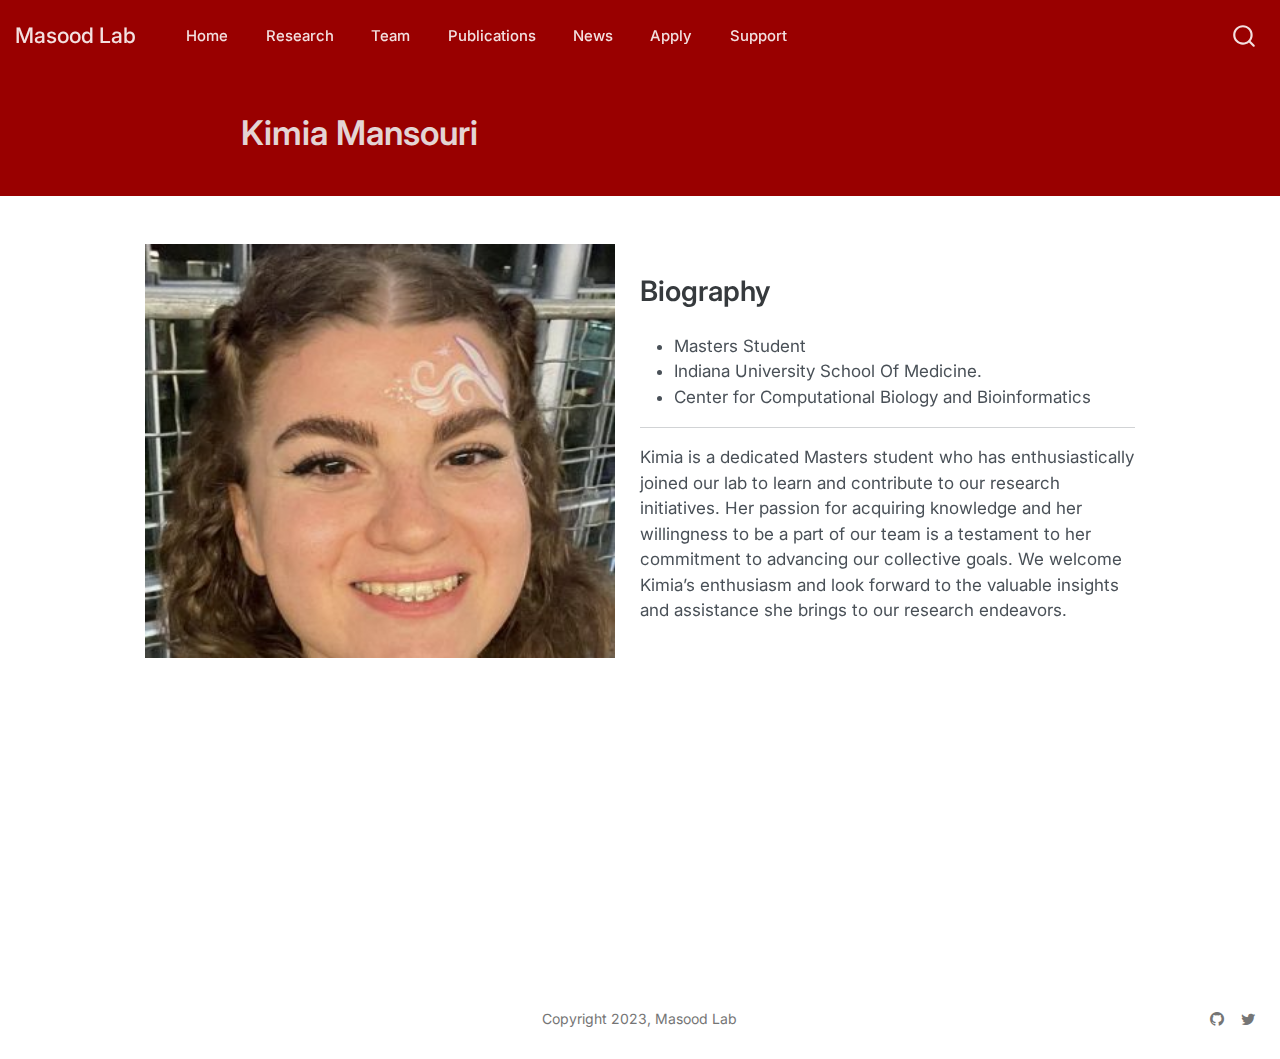
<file: team/current/kimia/index.html>
<!DOCTYPE html>
<html xmlns="http://www.w3.org/1999/xhtml" lang="en" xml:lang="en"><head>

<meta charset="utf-8">
<meta name="generator" content="quarto-1.3.450">

<meta name="viewport" content="width=device-width, initial-scale=1.0, user-scalable=yes">

<meta name="author" content="Masood Lab">
<meta name="description" content="Masood Lab, located at IUPUI, is focused on researching in the field of single cell and spatial transcriptomics.">

<title>Kimia Mansouri | Masood Lab</title>
<style>
code{white-space: pre-wrap;}
span.smallcaps{font-variant: small-caps;}
div.columns{display: flex; gap: min(4vw, 1.5em);}
div.column{flex: auto; overflow-x: auto;}
div.hanging-indent{margin-left: 1.5em; text-indent: -1.5em;}
ul.task-list{list-style: none;}
ul.task-list li input[type="checkbox"] {
  width: 0.8em;
  margin: 0 0.8em 0.2em -1em; /* quarto-specific, see https://github.com/quarto-dev/quarto-cli/issues/4556 */ 
  vertical-align: middle;
}
</style>


<script src="../../../site_libs/quarto-nav/quarto-nav.js"></script>
<script src="../../../site_libs/quarto-nav/headroom.min.js"></script>
<script src="../../../site_libs/clipboard/clipboard.min.js"></script>
<script src="../../../site_libs/quarto-search/autocomplete.umd.js"></script>
<script src="../../../site_libs/quarto-search/fuse.min.js"></script>
<script src="../../../site_libs/quarto-search/quarto-search.js"></script>
<meta name="quarto:offset" content="../../../">
<link href="../../..//assets/favicon.png" rel="icon" type="image/png">
<script src="../../../site_libs/quarto-html/quarto.js"></script>
<script src="../../../site_libs/quarto-html/popper.min.js"></script>
<script src="../../../site_libs/quarto-html/tippy.umd.min.js"></script>
<link href="../../../site_libs/quarto-html/tippy.css" rel="stylesheet">
<link href="../../../site_libs/quarto-html/quarto-syntax-highlighting.css" rel="stylesheet" id="quarto-text-highlighting-styles">
<script src="../../../site_libs/bootstrap/bootstrap.min.js"></script>
<link href="../../../site_libs/bootstrap/bootstrap-icons.css" rel="stylesheet">
<link href="../../../site_libs/bootstrap/bootstrap.min.css" rel="stylesheet" id="quarto-bootstrap" data-mode="light">
<script id="quarto-search-options" type="application/json">{
  "location": "navbar",
  "copy-button": false,
  "collapse-after": 3,
  "panel-placement": "end",
  "type": "overlay",
  "limit": 20,
  "language": {
    "search-no-results-text": "No results",
    "search-matching-documents-text": "matching documents",
    "search-copy-link-title": "Copy link to search",
    "search-hide-matches-text": "Hide additional matches",
    "search-more-match-text": "more match in this document",
    "search-more-matches-text": "more matches in this document",
    "search-clear-button-title": "Clear",
    "search-detached-cancel-button-title": "Cancel",
    "search-submit-button-title": "Submit",
    "search-label": "Search"
  }
}</script>
<style>html{ scroll-behavior: smooth; }</style>


<link rel="stylesheet" href="../../../_style/styles.css">
<meta property="og:title" content="Kimia Mansouri | Masood Lab">
<meta property="og:description" content="Masood Lab, located at IUPUI, is focused on researching in the field of single cell and spatial transcriptomics.">
<meta property="og:image" content="https://github.com/Masood-Lab/masood-lab.github.io/team/current/kimia/kimia-mansouri.jpg">
<meta property="og:site-name" content="Masood Lab">
<meta property="og:locale" content="en_US">
<meta name="twitter:title" content="Kimia Mansouri | Masood Lab">
<meta name="twitter:description" content="Masood Lab, located at IUPUI, is focused on researching in the field of single cell and spatial transcriptomics.">
<meta name="twitter:image" content="https://github.com/Masood-Lab/masood-lab.github.io/team/current/kimia/kimia-mansouri.jpg">
<meta name="twitter:card" content="summary_large_image">
</head>

<body class="nav-fixed fullcontent">

<div id="quarto-search-results"></div>
  <header id="quarto-header" class="headroom fixed-top">
    <nav class="navbar navbar-expand-lg navbar-dark ">
      <div class="navbar-container container-fluid">
      <div class="navbar-brand-container">
    <a class="navbar-brand" href="../../../index.html">
    <span class="navbar-title">Masood Lab</span>
    </a>
  </div>
            <div id="quarto-search" class="" title="Search"></div>
          <button class="navbar-toggler" type="button" data-bs-toggle="collapse" data-bs-target="#navbarCollapse" aria-controls="navbarCollapse" aria-expanded="false" aria-label="Toggle navigation" onclick="if (window.quartoToggleHeadroom) { window.quartoToggleHeadroom(); }">
  <span class="navbar-toggler-icon"></span>
</button>
          <div class="collapse navbar-collapse" id="navbarCollapse">
            <ul class="navbar-nav navbar-nav-scroll me-auto">
  <li class="nav-item">
    <a class="nav-link" href="../../../index.html" rel="" target="">
 <span class="menu-text">Home</span></a>
  </li>  
  <li class="nav-item">
    <a class="nav-link" href="../../../research.html" rel="" target="">
 <span class="menu-text">Research</span></a>
  </li>  
  <li class="nav-item">
    <a class="nav-link" href="../../../team/index.html" rel="" target="">
 <span class="menu-text">Team</span></a>
  </li>  
  <li class="nav-item">
    <a class="nav-link" href="../../../publications.html" rel="" target="">
 <span class="menu-text">Publications</span></a>
  </li>  
  <li class="nav-item">
    <a class="nav-link" href="../../../news.html" rel="" target="">
 <span class="menu-text">News</span></a>
  </li>  
  <li class="nav-item">
    <a class="nav-link" href="../../../apply.html" rel="" target="">
 <span class="menu-text">Apply</span></a>
  </li>  
  <li class="nav-item">
    <a class="nav-link" href="../../../support.html" rel="" target="">
 <span class="menu-text">Support</span></a>
  </li>  
</ul>
            <div class="quarto-navbar-tools ms-auto">
</div>
          </div> <!-- /navcollapse -->
      </div> <!-- /container-fluid -->
    </nav>
</header>
<!-- content -->
<header id="title-block-header" class="quarto-title-block default page-columns page-full">
  <div class="quarto-title-banner page-columns page-full">
    <div class="quarto-title column-body">
      <h1 class="title">Kimia Mansouri</h1>
                      </div>
  </div>
  <div class="quarto-title-meta">
    </div>
  </header><div id="quarto-content" class="quarto-container page-columns page-rows-contents page-layout-article page-navbar">
<!-- sidebar -->
<!-- margin-sidebar -->
    
<!-- main -->
<div class="quarto-about-broadside column-page">
  <div class="about-main">
    <div class="about-entity" style="background-image: url('kimia-mansouri.jpg')"></div>
    <div class="about-contents"><main class="content quarto-banner-title-block" id="quarto-document-content">
<section id="biography" class="level2">
<h2 data-anchor-id="biography">Biography</h2>
<ul>
<li>Masters Student<br>
</li>
<li>Indiana University School Of Medicine.<br>
</li>
<li>Center for Computational Biology and Bioinformatics</li>
</ul>
<hr>
<p>Kimia is a dedicated Masters student who has enthusiastically joined our lab to learn and contribute to our research initiatives. Her passion for acquiring knowledge and her willingness to be a part of our team is a testament to her commitment to advancing our collective goals. We welcome Kimia’s enthusiasm and look forward to the valuable insights and assistance she brings to our research endeavors.</p>


</section>
</main></div>
  </div>
</div>
 <!-- /main -->
<script id="quarto-html-after-body" type="application/javascript">
window.document.addEventListener("DOMContentLoaded", function (event) {
  const toggleBodyColorMode = (bsSheetEl) => {
    const mode = bsSheetEl.getAttribute("data-mode");
    const bodyEl = window.document.querySelector("body");
    if (mode === "dark") {
      bodyEl.classList.add("quarto-dark");
      bodyEl.classList.remove("quarto-light");
    } else {
      bodyEl.classList.add("quarto-light");
      bodyEl.classList.remove("quarto-dark");
    }
  }
  const toggleBodyColorPrimary = () => {
    const bsSheetEl = window.document.querySelector("link#quarto-bootstrap");
    if (bsSheetEl) {
      toggleBodyColorMode(bsSheetEl);
    }
  }
  toggleBodyColorPrimary();  
  const isCodeAnnotation = (el) => {
    for (const clz of el.classList) {
      if (clz.startsWith('code-annotation-')) {                     
        return true;
      }
    }
    return false;
  }
  const clipboard = new window.ClipboardJS('.code-copy-button', {
    text: function(trigger) {
      const codeEl = trigger.previousElementSibling.cloneNode(true);
      for (const childEl of codeEl.children) {
        if (isCodeAnnotation(childEl)) {
          childEl.remove();
        }
      }
      return codeEl.innerText;
    }
  });
  clipboard.on('success', function(e) {
    // button target
    const button = e.trigger;
    // don't keep focus
    button.blur();
    // flash "checked"
    button.classList.add('code-copy-button-checked');
    var currentTitle = button.getAttribute("title");
    button.setAttribute("title", "Copied!");
    let tooltip;
    if (window.bootstrap) {
      button.setAttribute("data-bs-toggle", "tooltip");
      button.setAttribute("data-bs-placement", "left");
      button.setAttribute("data-bs-title", "Copied!");
      tooltip = new bootstrap.Tooltip(button, 
        { trigger: "manual", 
          customClass: "code-copy-button-tooltip",
          offset: [0, -8]});
      tooltip.show();    
    }
    setTimeout(function() {
      if (tooltip) {
        tooltip.hide();
        button.removeAttribute("data-bs-title");
        button.removeAttribute("data-bs-toggle");
        button.removeAttribute("data-bs-placement");
      }
      button.setAttribute("title", currentTitle);
      button.classList.remove('code-copy-button-checked');
    }, 1000);
    // clear code selection
    e.clearSelection();
  });
  function tippyHover(el, contentFn) {
    const config = {
      allowHTML: true,
      content: contentFn,
      maxWidth: 500,
      delay: 100,
      arrow: false,
      appendTo: function(el) {
          return el.parentElement;
      },
      interactive: true,
      interactiveBorder: 10,
      theme: 'quarto',
      placement: 'bottom-start'
    };
    window.tippy(el, config); 
  }
  const noterefs = window.document.querySelectorAll('a[role="doc-noteref"]');
  for (var i=0; i<noterefs.length; i++) {
    const ref = noterefs[i];
    tippyHover(ref, function() {
      // use id or data attribute instead here
      let href = ref.getAttribute('data-footnote-href') || ref.getAttribute('href');
      try { href = new URL(href).hash; } catch {}
      const id = href.replace(/^#\/?/, "");
      const note = window.document.getElementById(id);
      return note.innerHTML;
    });
  }
      let selectedAnnoteEl;
      const selectorForAnnotation = ( cell, annotation) => {
        let cellAttr = 'data-code-cell="' + cell + '"';
        let lineAttr = 'data-code-annotation="' +  annotation + '"';
        const selector = 'span[' + cellAttr + '][' + lineAttr + ']';
        return selector;
      }
      const selectCodeLines = (annoteEl) => {
        const doc = window.document;
        const targetCell = annoteEl.getAttribute("data-target-cell");
        const targetAnnotation = annoteEl.getAttribute("data-target-annotation");
        const annoteSpan = window.document.querySelector(selectorForAnnotation(targetCell, targetAnnotation));
        const lines = annoteSpan.getAttribute("data-code-lines").split(",");
        const lineIds = lines.map((line) => {
          return targetCell + "-" + line;
        })
        let top = null;
        let height = null;
        let parent = null;
        if (lineIds.length > 0) {
            //compute the position of the single el (top and bottom and make a div)
            const el = window.document.getElementById(lineIds[0]);
            top = el.offsetTop;
            height = el.offsetHeight;
            parent = el.parentElement.parentElement;
          if (lineIds.length > 1) {
            const lastEl = window.document.getElementById(lineIds[lineIds.length - 1]);
            const bottom = lastEl.offsetTop + lastEl.offsetHeight;
            height = bottom - top;
          }
          if (top !== null && height !== null && parent !== null) {
            // cook up a div (if necessary) and position it 
            let div = window.document.getElementById("code-annotation-line-highlight");
            if (div === null) {
              div = window.document.createElement("div");
              div.setAttribute("id", "code-annotation-line-highlight");
              div.style.position = 'absolute';
              parent.appendChild(div);
            }
            div.style.top = top - 2 + "px";
            div.style.height = height + 4 + "px";
            let gutterDiv = window.document.getElementById("code-annotation-line-highlight-gutter");
            if (gutterDiv === null) {
              gutterDiv = window.document.createElement("div");
              gutterDiv.setAttribute("id", "code-annotation-line-highlight-gutter");
              gutterDiv.style.position = 'absolute';
              const codeCell = window.document.getElementById(targetCell);
              const gutter = codeCell.querySelector('.code-annotation-gutter');
              gutter.appendChild(gutterDiv);
            }
            gutterDiv.style.top = top - 2 + "px";
            gutterDiv.style.height = height + 4 + "px";
          }
          selectedAnnoteEl = annoteEl;
        }
      };
      const unselectCodeLines = () => {
        const elementsIds = ["code-annotation-line-highlight", "code-annotation-line-highlight-gutter"];
        elementsIds.forEach((elId) => {
          const div = window.document.getElementById(elId);
          if (div) {
            div.remove();
          }
        });
        selectedAnnoteEl = undefined;
      };
      // Attach click handler to the DT
      const annoteDls = window.document.querySelectorAll('dt[data-target-cell]');
      for (const annoteDlNode of annoteDls) {
        annoteDlNode.addEventListener('click', (event) => {
          const clickedEl = event.target;
          if (clickedEl !== selectedAnnoteEl) {
            unselectCodeLines();
            const activeEl = window.document.querySelector('dt[data-target-cell].code-annotation-active');
            if (activeEl) {
              activeEl.classList.remove('code-annotation-active');
            }
            selectCodeLines(clickedEl);
            clickedEl.classList.add('code-annotation-active');
          } else {
            // Unselect the line
            unselectCodeLines();
            clickedEl.classList.remove('code-annotation-active');
          }
        });
      }
  const findCites = (el) => {
    const parentEl = el.parentElement;
    if (parentEl) {
      const cites = parentEl.dataset.cites;
      if (cites) {
        return {
          el,
          cites: cites.split(' ')
        };
      } else {
        return findCites(el.parentElement)
      }
    } else {
      return undefined;
    }
  };
  var bibliorefs = window.document.querySelectorAll('a[role="doc-biblioref"]');
  for (var i=0; i<bibliorefs.length; i++) {
    const ref = bibliorefs[i];
    const citeInfo = findCites(ref);
    if (citeInfo) {
      tippyHover(citeInfo.el, function() {
        var popup = window.document.createElement('div');
        citeInfo.cites.forEach(function(cite) {
          var citeDiv = window.document.createElement('div');
          citeDiv.classList.add('hanging-indent');
          citeDiv.classList.add('csl-entry');
          var biblioDiv = window.document.getElementById('ref-' + cite);
          if (biblioDiv) {
            citeDiv.innerHTML = biblioDiv.innerHTML;
          }
          popup.appendChild(citeDiv);
        });
        return popup.innerHTML;
      });
    }
  }
    var localhostRegex = new RegExp(/^(?:http|https):\/\/localhost\:?[0-9]*\//);
      var filterRegex = new RegExp("https:\/\/github\.com\/Masood-Lab\/masood-lab\.github\.io");
    var isInternal = (href) => {
        return filterRegex.test(href) || localhostRegex.test(href);
    }
    // Inspect non-navigation links and adorn them if external
 	var links = window.document.querySelectorAll('a[href]:not(.nav-link):not(.navbar-brand):not(.toc-action):not(.sidebar-link):not(.sidebar-item-toggle):not(.pagination-link):not(.no-external):not([aria-hidden]):not(.dropdown-item)');
    for (var i=0; i<links.length; i++) {
      const link = links[i];
      if (!isInternal(link.href)) {
          // target, if specified
          link.setAttribute("target", "_blank");
      }
    }
});
</script>
</div> <!-- /content -->
<footer class="footer">
  <div class="nav-footer">
    <div class="nav-footer-left">
      &nbsp;
    </div>   
    <div class="nav-footer-center">Copyright 2023, Masood Lab</div>
    <div class="nav-footer-right">
      <ul class="footer-items list-unstyled">
    <li class="nav-item compact">
    <a class="nav-link" href="https://github.com/">
      <i class="bi bi-github" role="img">
</i> 
    </a>
  </li>  
    <li class="nav-item compact">
    <a class="nav-link" href="https://twitter.com/">
      <i class="bi bi-twitter" role="img">
</i> 
    </a>
  </li>  
</ul>
    </div>
  </div>
</footer>



<script src="../../../site_libs/quarto-html/zenscroll-min.js"></script>
</body></html>
</file>
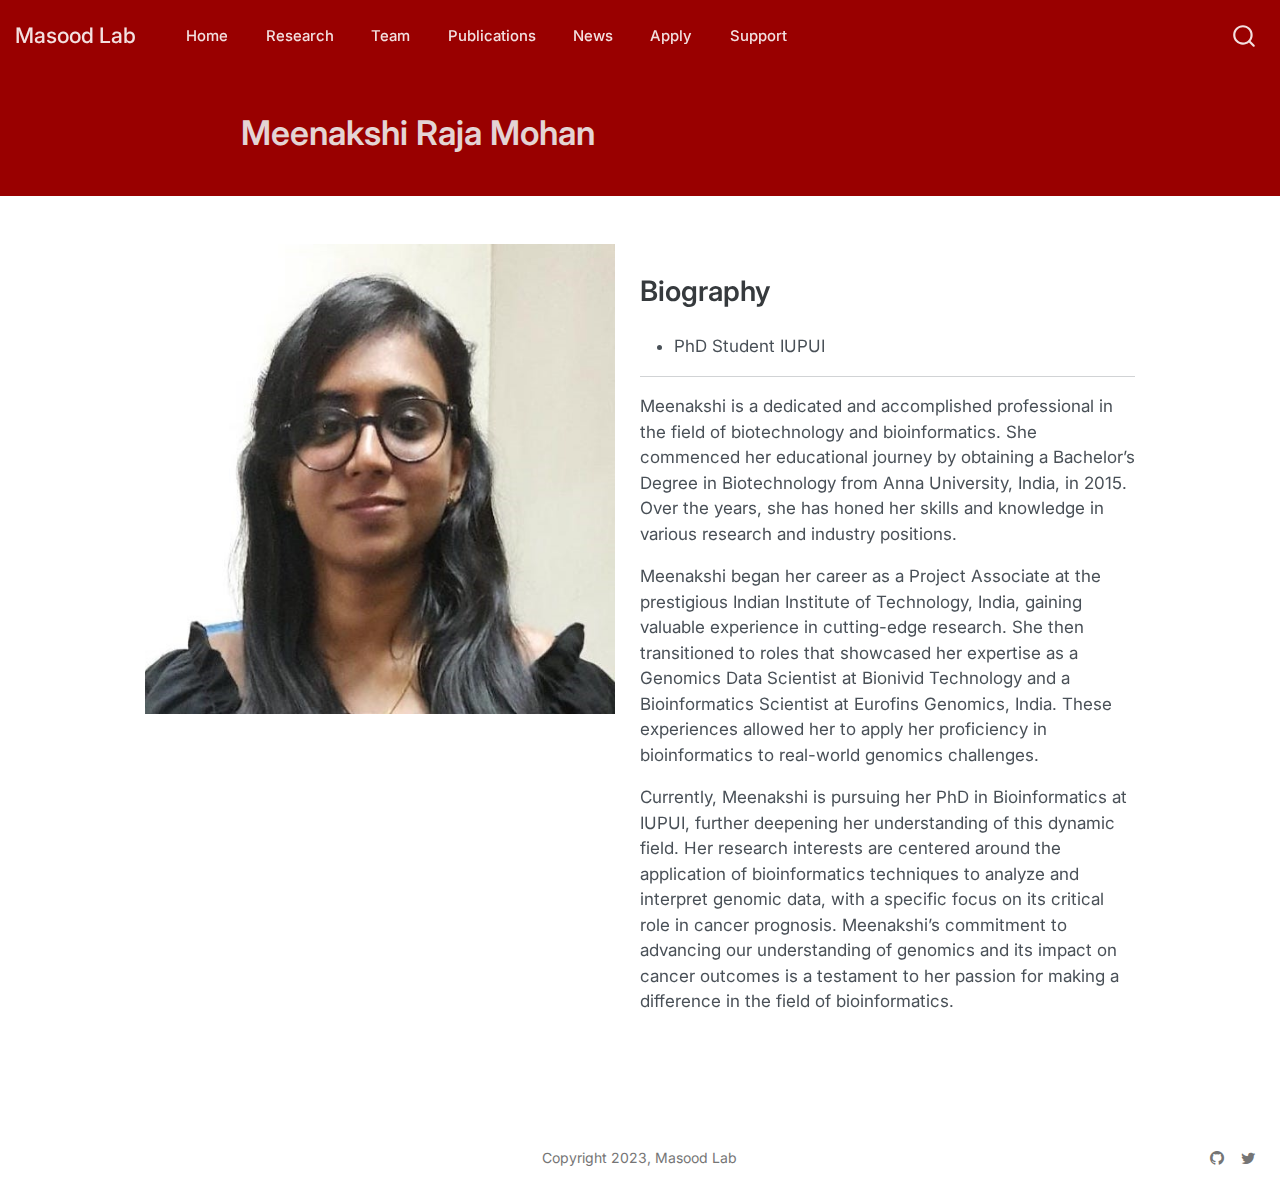
<file: team/current/meenakshi/index.html>
<!DOCTYPE html>
<html xmlns="http://www.w3.org/1999/xhtml" lang="en" xml:lang="en"><head>

<meta charset="utf-8">
<meta name="generator" content="quarto-1.3.450">

<meta name="viewport" content="width=device-width, initial-scale=1.0, user-scalable=yes">

<meta name="author" content="Masood Lab">
<meta name="description" content="Masood Lab, located at IUPUI, is focused on researching in the field of single cell and spatial transcriptomics.">

<title>Meenakshi Raja Mohan | Masood Lab</title>
<style>
code{white-space: pre-wrap;}
span.smallcaps{font-variant: small-caps;}
div.columns{display: flex; gap: min(4vw, 1.5em);}
div.column{flex: auto; overflow-x: auto;}
div.hanging-indent{margin-left: 1.5em; text-indent: -1.5em;}
ul.task-list{list-style: none;}
ul.task-list li input[type="checkbox"] {
  width: 0.8em;
  margin: 0 0.8em 0.2em -1em; /* quarto-specific, see https://github.com/quarto-dev/quarto-cli/issues/4556 */ 
  vertical-align: middle;
}
</style>


<script src="../../../site_libs/quarto-nav/quarto-nav.js"></script>
<script src="../../../site_libs/quarto-nav/headroom.min.js"></script>
<script src="../../../site_libs/clipboard/clipboard.min.js"></script>
<script src="../../../site_libs/quarto-search/autocomplete.umd.js"></script>
<script src="../../../site_libs/quarto-search/fuse.min.js"></script>
<script src="../../../site_libs/quarto-search/quarto-search.js"></script>
<meta name="quarto:offset" content="../../../">
<link href="../../..//assets/favicon.png" rel="icon" type="image/png">
<script src="../../../site_libs/quarto-html/quarto.js"></script>
<script src="../../../site_libs/quarto-html/popper.min.js"></script>
<script src="../../../site_libs/quarto-html/tippy.umd.min.js"></script>
<link href="../../../site_libs/quarto-html/tippy.css" rel="stylesheet">
<link href="../../../site_libs/quarto-html/quarto-syntax-highlighting.css" rel="stylesheet" id="quarto-text-highlighting-styles">
<script src="../../../site_libs/bootstrap/bootstrap.min.js"></script>
<link href="../../../site_libs/bootstrap/bootstrap-icons.css" rel="stylesheet">
<link href="../../../site_libs/bootstrap/bootstrap.min.css" rel="stylesheet" id="quarto-bootstrap" data-mode="light">
<script id="quarto-search-options" type="application/json">{
  "location": "navbar",
  "copy-button": false,
  "collapse-after": 3,
  "panel-placement": "end",
  "type": "overlay",
  "limit": 20,
  "language": {
    "search-no-results-text": "No results",
    "search-matching-documents-text": "matching documents",
    "search-copy-link-title": "Copy link to search",
    "search-hide-matches-text": "Hide additional matches",
    "search-more-match-text": "more match in this document",
    "search-more-matches-text": "more matches in this document",
    "search-clear-button-title": "Clear",
    "search-detached-cancel-button-title": "Cancel",
    "search-submit-button-title": "Submit",
    "search-label": "Search"
  }
}</script>
<style>html{ scroll-behavior: smooth; }</style>


<link rel="stylesheet" href="../../../_style/styles.css">
<meta property="og:title" content="Meenakshi Raja Mohan | Masood Lab">
<meta property="og:description" content="Masood Lab, located at IUPUI, is focused on researching in the field of single cell and spatial transcriptomics.">
<meta property="og:image" content="https://github.com/Masood-Lab/masood-lab.github.io/team/current/meenakshi/meenakshi_pic.jpeg">
<meta property="og:site-name" content="Masood Lab">
<meta property="og:locale" content="en_US">
<meta name="twitter:title" content="Meenakshi Raja Mohan | Masood Lab">
<meta name="twitter:description" content="Masood Lab, located at IUPUI, is focused on researching in the field of single cell and spatial transcriptomics.">
<meta name="twitter:image" content="https://github.com/Masood-Lab/masood-lab.github.io/team/current/meenakshi/meenakshi_pic.jpeg">
<meta name="twitter:card" content="summary_large_image">
</head>

<body class="nav-fixed fullcontent">

<div id="quarto-search-results"></div>
  <header id="quarto-header" class="headroom fixed-top">
    <nav class="navbar navbar-expand-lg navbar-dark ">
      <div class="navbar-container container-fluid">
      <div class="navbar-brand-container">
    <a class="navbar-brand" href="../../../index.html">
    <span class="navbar-title">Masood Lab</span>
    </a>
  </div>
            <div id="quarto-search" class="" title="Search"></div>
          <button class="navbar-toggler" type="button" data-bs-toggle="collapse" data-bs-target="#navbarCollapse" aria-controls="navbarCollapse" aria-expanded="false" aria-label="Toggle navigation" onclick="if (window.quartoToggleHeadroom) { window.quartoToggleHeadroom(); }">
  <span class="navbar-toggler-icon"></span>
</button>
          <div class="collapse navbar-collapse" id="navbarCollapse">
            <ul class="navbar-nav navbar-nav-scroll me-auto">
  <li class="nav-item">
    <a class="nav-link" href="../../../index.html" rel="" target="">
 <span class="menu-text">Home</span></a>
  </li>  
  <li class="nav-item">
    <a class="nav-link" href="../../../research.html" rel="" target="">
 <span class="menu-text">Research</span></a>
  </li>  
  <li class="nav-item">
    <a class="nav-link" href="../../../team/index.html" rel="" target="">
 <span class="menu-text">Team</span></a>
  </li>  
  <li class="nav-item">
    <a class="nav-link" href="../../../publications.html" rel="" target="">
 <span class="menu-text">Publications</span></a>
  </li>  
  <li class="nav-item">
    <a class="nav-link" href="../../../news.html" rel="" target="">
 <span class="menu-text">News</span></a>
  </li>  
  <li class="nav-item">
    <a class="nav-link" href="../../../apply.html" rel="" target="">
 <span class="menu-text">Apply</span></a>
  </li>  
  <li class="nav-item">
    <a class="nav-link" href="../../../support.html" rel="" target="">
 <span class="menu-text">Support</span></a>
  </li>  
</ul>
            <div class="quarto-navbar-tools ms-auto">
</div>
          </div> <!-- /navcollapse -->
      </div> <!-- /container-fluid -->
    </nav>
</header>
<!-- content -->
<header id="title-block-header" class="quarto-title-block default page-columns page-full">
  <div class="quarto-title-banner page-columns page-full">
    <div class="quarto-title column-body">
      <h1 class="title">Meenakshi Raja Mohan</h1>
                      </div>
  </div>
  <div class="quarto-title-meta">
    </div>
  </header><div id="quarto-content" class="quarto-container page-columns page-rows-contents page-layout-article page-navbar">
<!-- sidebar -->
<!-- margin-sidebar -->
    
<!-- main -->
<div class="quarto-about-broadside column-page">
  <div class="about-main">
    <div class="about-entity" style="background-image: url('meenakshi_pic.jpeg')"></div>
    <div class="about-contents"><main class="content quarto-banner-title-block" id="quarto-document-content">
<section id="biography" class="level2">
<h2 data-anchor-id="biography">Biography</h2>
<ul>
<li>PhD Student IUPUI</li>
</ul>
<hr>
<!-- Meenakshi has obtained her Bachelor's Degree in Biotechnology from Anna University India(2015). She worked as Project Associate at Indian Institute of Technology ,India. She expertised her work experience as a Genomics Data Scientist at Bionivid Technology and Bioinformatics Scientist at Eurofins Genomics ,India .She is currently pursing her PhD in Bioinformatics at IUPUI. Her research interest focus on implying bioinformatics techniques to analyze and understand the genomic data that play a vital role in cancer prognosis. -->
<p>Meenakshi is a dedicated and accomplished professional in the field of biotechnology and bioinformatics. She commenced her educational journey by obtaining a Bachelor’s Degree in Biotechnology from Anna University, India, in 2015. Over the years, she has honed her skills and knowledge in various research and industry positions.</p>
<p>Meenakshi began her career as a Project Associate at the prestigious Indian Institute of Technology, India, gaining valuable experience in cutting-edge research. She then transitioned to roles that showcased her expertise as a Genomics Data Scientist at Bionivid Technology and a Bioinformatics Scientist at Eurofins Genomics, India. These experiences allowed her to apply her proficiency in bioinformatics to real-world genomics challenges.</p>
<p>Currently, Meenakshi is pursuing her PhD in Bioinformatics at IUPUI, further deepening her understanding of this dynamic field. Her research interests are centered around the application of bioinformatics techniques to analyze and interpret genomic data, with a specific focus on its critical role in cancer prognosis. Meenakshi’s commitment to advancing our understanding of genomics and its impact on cancer outcomes is a testament to her passion for making a difference in the field of bioinformatics.</p>


</section>
</main></div>
  </div>
</div>
 <!-- /main -->
<script id="quarto-html-after-body" type="application/javascript">
window.document.addEventListener("DOMContentLoaded", function (event) {
  const toggleBodyColorMode = (bsSheetEl) => {
    const mode = bsSheetEl.getAttribute("data-mode");
    const bodyEl = window.document.querySelector("body");
    if (mode === "dark") {
      bodyEl.classList.add("quarto-dark");
      bodyEl.classList.remove("quarto-light");
    } else {
      bodyEl.classList.add("quarto-light");
      bodyEl.classList.remove("quarto-dark");
    }
  }
  const toggleBodyColorPrimary = () => {
    const bsSheetEl = window.document.querySelector("link#quarto-bootstrap");
    if (bsSheetEl) {
      toggleBodyColorMode(bsSheetEl);
    }
  }
  toggleBodyColorPrimary();  
  const isCodeAnnotation = (el) => {
    for (const clz of el.classList) {
      if (clz.startsWith('code-annotation-')) {                     
        return true;
      }
    }
    return false;
  }
  const clipboard = new window.ClipboardJS('.code-copy-button', {
    text: function(trigger) {
      const codeEl = trigger.previousElementSibling.cloneNode(true);
      for (const childEl of codeEl.children) {
        if (isCodeAnnotation(childEl)) {
          childEl.remove();
        }
      }
      return codeEl.innerText;
    }
  });
  clipboard.on('success', function(e) {
    // button target
    const button = e.trigger;
    // don't keep focus
    button.blur();
    // flash "checked"
    button.classList.add('code-copy-button-checked');
    var currentTitle = button.getAttribute("title");
    button.setAttribute("title", "Copied!");
    let tooltip;
    if (window.bootstrap) {
      button.setAttribute("data-bs-toggle", "tooltip");
      button.setAttribute("data-bs-placement", "left");
      button.setAttribute("data-bs-title", "Copied!");
      tooltip = new bootstrap.Tooltip(button, 
        { trigger: "manual", 
          customClass: "code-copy-button-tooltip",
          offset: [0, -8]});
      tooltip.show();    
    }
    setTimeout(function() {
      if (tooltip) {
        tooltip.hide();
        button.removeAttribute("data-bs-title");
        button.removeAttribute("data-bs-toggle");
        button.removeAttribute("data-bs-placement");
      }
      button.setAttribute("title", currentTitle);
      button.classList.remove('code-copy-button-checked');
    }, 1000);
    // clear code selection
    e.clearSelection();
  });
  function tippyHover(el, contentFn) {
    const config = {
      allowHTML: true,
      content: contentFn,
      maxWidth: 500,
      delay: 100,
      arrow: false,
      appendTo: function(el) {
          return el.parentElement;
      },
      interactive: true,
      interactiveBorder: 10,
      theme: 'quarto',
      placement: 'bottom-start'
    };
    window.tippy(el, config); 
  }
  const noterefs = window.document.querySelectorAll('a[role="doc-noteref"]');
  for (var i=0; i<noterefs.length; i++) {
    const ref = noterefs[i];
    tippyHover(ref, function() {
      // use id or data attribute instead here
      let href = ref.getAttribute('data-footnote-href') || ref.getAttribute('href');
      try { href = new URL(href).hash; } catch {}
      const id = href.replace(/^#\/?/, "");
      const note = window.document.getElementById(id);
      return note.innerHTML;
    });
  }
      let selectedAnnoteEl;
      const selectorForAnnotation = ( cell, annotation) => {
        let cellAttr = 'data-code-cell="' + cell + '"';
        let lineAttr = 'data-code-annotation="' +  annotation + '"';
        const selector = 'span[' + cellAttr + '][' + lineAttr + ']';
        return selector;
      }
      const selectCodeLines = (annoteEl) => {
        const doc = window.document;
        const targetCell = annoteEl.getAttribute("data-target-cell");
        const targetAnnotation = annoteEl.getAttribute("data-target-annotation");
        const annoteSpan = window.document.querySelector(selectorForAnnotation(targetCell, targetAnnotation));
        const lines = annoteSpan.getAttribute("data-code-lines").split(",");
        const lineIds = lines.map((line) => {
          return targetCell + "-" + line;
        })
        let top = null;
        let height = null;
        let parent = null;
        if (lineIds.length > 0) {
            //compute the position of the single el (top and bottom and make a div)
            const el = window.document.getElementById(lineIds[0]);
            top = el.offsetTop;
            height = el.offsetHeight;
            parent = el.parentElement.parentElement;
          if (lineIds.length > 1) {
            const lastEl = window.document.getElementById(lineIds[lineIds.length - 1]);
            const bottom = lastEl.offsetTop + lastEl.offsetHeight;
            height = bottom - top;
          }
          if (top !== null && height !== null && parent !== null) {
            // cook up a div (if necessary) and position it 
            let div = window.document.getElementById("code-annotation-line-highlight");
            if (div === null) {
              div = window.document.createElement("div");
              div.setAttribute("id", "code-annotation-line-highlight");
              div.style.position = 'absolute';
              parent.appendChild(div);
            }
            div.style.top = top - 2 + "px";
            div.style.height = height + 4 + "px";
            let gutterDiv = window.document.getElementById("code-annotation-line-highlight-gutter");
            if (gutterDiv === null) {
              gutterDiv = window.document.createElement("div");
              gutterDiv.setAttribute("id", "code-annotation-line-highlight-gutter");
              gutterDiv.style.position = 'absolute';
              const codeCell = window.document.getElementById(targetCell);
              const gutter = codeCell.querySelector('.code-annotation-gutter');
              gutter.appendChild(gutterDiv);
            }
            gutterDiv.style.top = top - 2 + "px";
            gutterDiv.style.height = height + 4 + "px";
          }
          selectedAnnoteEl = annoteEl;
        }
      };
      const unselectCodeLines = () => {
        const elementsIds = ["code-annotation-line-highlight", "code-annotation-line-highlight-gutter"];
        elementsIds.forEach((elId) => {
          const div = window.document.getElementById(elId);
          if (div) {
            div.remove();
          }
        });
        selectedAnnoteEl = undefined;
      };
      // Attach click handler to the DT
      const annoteDls = window.document.querySelectorAll('dt[data-target-cell]');
      for (const annoteDlNode of annoteDls) {
        annoteDlNode.addEventListener('click', (event) => {
          const clickedEl = event.target;
          if (clickedEl !== selectedAnnoteEl) {
            unselectCodeLines();
            const activeEl = window.document.querySelector('dt[data-target-cell].code-annotation-active');
            if (activeEl) {
              activeEl.classList.remove('code-annotation-active');
            }
            selectCodeLines(clickedEl);
            clickedEl.classList.add('code-annotation-active');
          } else {
            // Unselect the line
            unselectCodeLines();
            clickedEl.classList.remove('code-annotation-active');
          }
        });
      }
  const findCites = (el) => {
    const parentEl = el.parentElement;
    if (parentEl) {
      const cites = parentEl.dataset.cites;
      if (cites) {
        return {
          el,
          cites: cites.split(' ')
        };
      } else {
        return findCites(el.parentElement)
      }
    } else {
      return undefined;
    }
  };
  var bibliorefs = window.document.querySelectorAll('a[role="doc-biblioref"]');
  for (var i=0; i<bibliorefs.length; i++) {
    const ref = bibliorefs[i];
    const citeInfo = findCites(ref);
    if (citeInfo) {
      tippyHover(citeInfo.el, function() {
        var popup = window.document.createElement('div');
        citeInfo.cites.forEach(function(cite) {
          var citeDiv = window.document.createElement('div');
          citeDiv.classList.add('hanging-indent');
          citeDiv.classList.add('csl-entry');
          var biblioDiv = window.document.getElementById('ref-' + cite);
          if (biblioDiv) {
            citeDiv.innerHTML = biblioDiv.innerHTML;
          }
          popup.appendChild(citeDiv);
        });
        return popup.innerHTML;
      });
    }
  }
    var localhostRegex = new RegExp(/^(?:http|https):\/\/localhost\:?[0-9]*\//);
      var filterRegex = new RegExp("https:\/\/github\.com\/Masood-Lab\/masood-lab\.github\.io");
    var isInternal = (href) => {
        return filterRegex.test(href) || localhostRegex.test(href);
    }
    // Inspect non-navigation links and adorn them if external
 	var links = window.document.querySelectorAll('a[href]:not(.nav-link):not(.navbar-brand):not(.toc-action):not(.sidebar-link):not(.sidebar-item-toggle):not(.pagination-link):not(.no-external):not([aria-hidden]):not(.dropdown-item)');
    for (var i=0; i<links.length; i++) {
      const link = links[i];
      if (!isInternal(link.href)) {
          // target, if specified
          link.setAttribute("target", "_blank");
      }
    }
});
</script>
</div> <!-- /content -->
<footer class="footer">
  <div class="nav-footer">
    <div class="nav-footer-left">
      &nbsp;
    </div>   
    <div class="nav-footer-center">Copyright 2023, Masood Lab</div>
    <div class="nav-footer-right">
      <ul class="footer-items list-unstyled">
    <li class="nav-item compact">
    <a class="nav-link" href="https://github.com/">
      <i class="bi bi-github" role="img">
</i> 
    </a>
  </li>  
    <li class="nav-item compact">
    <a class="nav-link" href="https://twitter.com/">
      <i class="bi bi-twitter" role="img">
</i> 
    </a>
  </li>  
</ul>
    </div>
  </div>
</footer>



<script src="../../../site_libs/quarto-html/zenscroll-min.js"></script>
</body></html>
</file>
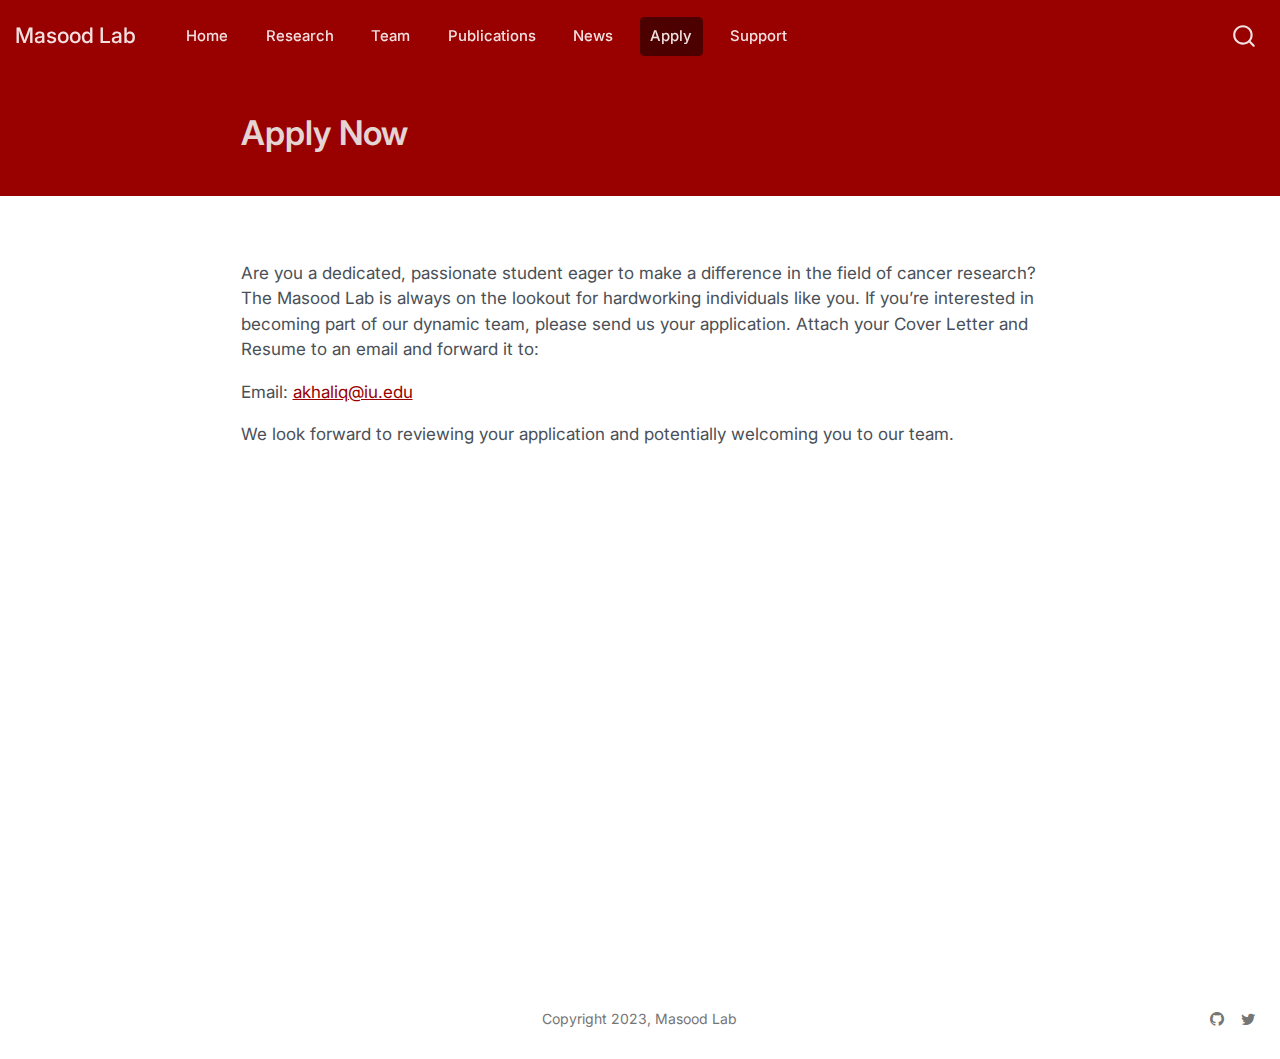
<file: apply.html>
<!DOCTYPE html>
<html xmlns="http://www.w3.org/1999/xhtml" lang="en" xml:lang="en"><head>

<meta charset="utf-8">
<meta name="generator" content="quarto-1.3.450">

<meta name="viewport" content="width=device-width, initial-scale=1.0, user-scalable=yes">

<meta name="author" content="Masood Lab">
<meta name="description" content="Masood Lab, located at IUPUI, is focused on researching in the field of single cell and spatial transcriptomics.">

<title>Apply Now | Masood Lab</title>
<style>
code{white-space: pre-wrap;}
span.smallcaps{font-variant: small-caps;}
div.columns{display: flex; gap: min(4vw, 1.5em);}
div.column{flex: auto; overflow-x: auto;}
div.hanging-indent{margin-left: 1.5em; text-indent: -1.5em;}
ul.task-list{list-style: none;}
ul.task-list li input[type="checkbox"] {
  width: 0.8em;
  margin: 0 0.8em 0.2em -1em; /* quarto-specific, see https://github.com/quarto-dev/quarto-cli/issues/4556 */ 
  vertical-align: middle;
}
</style>


<script src="site_libs/quarto-nav/quarto-nav.js"></script>
<script src="site_libs/quarto-nav/headroom.min.js"></script>
<script src="site_libs/clipboard/clipboard.min.js"></script>
<script src="site_libs/quarto-search/autocomplete.umd.js"></script>
<script src="site_libs/quarto-search/fuse.min.js"></script>
<script src="site_libs/quarto-search/quarto-search.js"></script>
<meta name="quarto:offset" content="./">
<link href=".//assets/favicon.png" rel="icon" type="image/png">
<script src="site_libs/quarto-html/quarto.js"></script>
<script src="site_libs/quarto-html/popper.min.js"></script>
<script src="site_libs/quarto-html/tippy.umd.min.js"></script>
<script src="site_libs/quarto-html/anchor.min.js"></script>
<link href="site_libs/quarto-html/tippy.css" rel="stylesheet">
<link href="site_libs/quarto-html/quarto-syntax-highlighting.css" rel="stylesheet" id="quarto-text-highlighting-styles">
<script src="site_libs/bootstrap/bootstrap.min.js"></script>
<link href="site_libs/bootstrap/bootstrap-icons.css" rel="stylesheet">
<link href="site_libs/bootstrap/bootstrap.min.css" rel="stylesheet" id="quarto-bootstrap" data-mode="light">
<script id="quarto-search-options" type="application/json">{
  "location": "navbar",
  "copy-button": false,
  "collapse-after": 3,
  "panel-placement": "end",
  "type": "overlay",
  "limit": 20,
  "language": {
    "search-no-results-text": "No results",
    "search-matching-documents-text": "matching documents",
    "search-copy-link-title": "Copy link to search",
    "search-hide-matches-text": "Hide additional matches",
    "search-more-match-text": "more match in this document",
    "search-more-matches-text": "more matches in this document",
    "search-clear-button-title": "Clear",
    "search-detached-cancel-button-title": "Cancel",
    "search-submit-button-title": "Submit",
    "search-label": "Search"
  }
}</script>
<style>html{ scroll-behavior: smooth; }</style>


<link rel="stylesheet" href="_style/styles.css">
<meta property="og:title" content="Apply Now | Masood Lab">
<meta property="og:description" content="Masood Lab, located at IUPUI, is focused on researching in the field of single cell and spatial transcriptomics.">
<meta property="og:site-name" content="Masood Lab">
<meta property="og:locale" content="en_US">
<meta name="twitter:title" content="Apply Now | Masood Lab">
<meta name="twitter:description" content="Masood Lab, located at IUPUI, is focused on researching in the field of single cell and spatial transcriptomics.">
<meta name="twitter:card" content="summary_large_image">
</head>

<body class="nav-fixed fullcontent">

<div id="quarto-search-results"></div>
  <header id="quarto-header" class="headroom fixed-top">
    <nav class="navbar navbar-expand-lg navbar-dark ">
      <div class="navbar-container container-fluid">
      <div class="navbar-brand-container">
    <a class="navbar-brand" href="./index.html">
    <span class="navbar-title">Masood Lab</span>
    </a>
  </div>
            <div id="quarto-search" class="" title="Search"></div>
          <button class="navbar-toggler" type="button" data-bs-toggle="collapse" data-bs-target="#navbarCollapse" aria-controls="navbarCollapse" aria-expanded="false" aria-label="Toggle navigation" onclick="if (window.quartoToggleHeadroom) { window.quartoToggleHeadroom(); }">
  <span class="navbar-toggler-icon"></span>
</button>
          <div class="collapse navbar-collapse" id="navbarCollapse">
            <ul class="navbar-nav navbar-nav-scroll me-auto">
  <li class="nav-item">
    <a class="nav-link" href="./index.html" rel="" target="">
 <span class="menu-text">Home</span></a>
  </li>  
  <li class="nav-item">
    <a class="nav-link" href="./research.html" rel="" target="">
 <span class="menu-text">Research</span></a>
  </li>  
  <li class="nav-item">
    <a class="nav-link" href="./team/index.html" rel="" target="">
 <span class="menu-text">Team</span></a>
  </li>  
  <li class="nav-item">
    <a class="nav-link" href="./publications.html" rel="" target="">
 <span class="menu-text">Publications</span></a>
  </li>  
  <li class="nav-item">
    <a class="nav-link" href="./news.html" rel="" target="">
 <span class="menu-text">News</span></a>
  </li>  
  <li class="nav-item">
    <a class="nav-link active" href="./apply.html" rel="" target="" aria-current="page">
 <span class="menu-text">Apply</span></a>
  </li>  
  <li class="nav-item">
    <a class="nav-link" href="./support.html" rel="" target="">
 <span class="menu-text">Support</span></a>
  </li>  
</ul>
            <div class="quarto-navbar-tools ms-auto">
</div>
          </div> <!-- /navcollapse -->
      </div> <!-- /container-fluid -->
    </nav>
</header>
<!-- content -->
<header id="title-block-header" class="quarto-title-block default page-columns page-full">
  <div class="quarto-title-banner page-columns page-full">
    <div class="quarto-title column-body">
      <h1 class="title">Apply Now</h1>
                      </div>
  </div>
    
  
  <div class="quarto-title-meta">

      
    
      
    </div>
    
  
  </header><div id="quarto-content" class="quarto-container page-columns page-rows-contents page-layout-article page-navbar">
<!-- sidebar -->
<!-- margin-sidebar -->
    
<!-- main -->
<main class="content quarto-banner-title-block" id="quarto-document-content">




<p>Are you a dedicated, passionate student eager to make a difference in the field of cancer research? The Masood Lab is always on the lookout for hardworking individuals like you. If you’re interested in becoming part of our dynamic team, please send us your application. Attach your Cover Letter and Resume to an email and forward it to:</p>
<p>Email: <a href="mailto:akhaliq@iu.edu" class="email">akhaliq@iu.edu</a></p>
<p>We look forward to reviewing your application and potentially welcoming you to our team.</p>



</main> <!-- /main -->
<script id="quarto-html-after-body" type="application/javascript">
window.document.addEventListener("DOMContentLoaded", function (event) {
  const toggleBodyColorMode = (bsSheetEl) => {
    const mode = bsSheetEl.getAttribute("data-mode");
    const bodyEl = window.document.querySelector("body");
    if (mode === "dark") {
      bodyEl.classList.add("quarto-dark");
      bodyEl.classList.remove("quarto-light");
    } else {
      bodyEl.classList.add("quarto-light");
      bodyEl.classList.remove("quarto-dark");
    }
  }
  const toggleBodyColorPrimary = () => {
    const bsSheetEl = window.document.querySelector("link#quarto-bootstrap");
    if (bsSheetEl) {
      toggleBodyColorMode(bsSheetEl);
    }
  }
  toggleBodyColorPrimary();  
  const icon = "";
  const anchorJS = new window.AnchorJS();
  anchorJS.options = {
    placement: 'right',
    icon: icon
  };
  anchorJS.add('.anchored');
  const isCodeAnnotation = (el) => {
    for (const clz of el.classList) {
      if (clz.startsWith('code-annotation-')) {                     
        return true;
      }
    }
    return false;
  }
  const clipboard = new window.ClipboardJS('.code-copy-button', {
    text: function(trigger) {
      const codeEl = trigger.previousElementSibling.cloneNode(true);
      for (const childEl of codeEl.children) {
        if (isCodeAnnotation(childEl)) {
          childEl.remove();
        }
      }
      return codeEl.innerText;
    }
  });
  clipboard.on('success', function(e) {
    // button target
    const button = e.trigger;
    // don't keep focus
    button.blur();
    // flash "checked"
    button.classList.add('code-copy-button-checked');
    var currentTitle = button.getAttribute("title");
    button.setAttribute("title", "Copied!");
    let tooltip;
    if (window.bootstrap) {
      button.setAttribute("data-bs-toggle", "tooltip");
      button.setAttribute("data-bs-placement", "left");
      button.setAttribute("data-bs-title", "Copied!");
      tooltip = new bootstrap.Tooltip(button, 
        { trigger: "manual", 
          customClass: "code-copy-button-tooltip",
          offset: [0, -8]});
      tooltip.show();    
    }
    setTimeout(function() {
      if (tooltip) {
        tooltip.hide();
        button.removeAttribute("data-bs-title");
        button.removeAttribute("data-bs-toggle");
        button.removeAttribute("data-bs-placement");
      }
      button.setAttribute("title", currentTitle);
      button.classList.remove('code-copy-button-checked');
    }, 1000);
    // clear code selection
    e.clearSelection();
  });
  function tippyHover(el, contentFn) {
    const config = {
      allowHTML: true,
      content: contentFn,
      maxWidth: 500,
      delay: 100,
      arrow: false,
      appendTo: function(el) {
          return el.parentElement;
      },
      interactive: true,
      interactiveBorder: 10,
      theme: 'quarto',
      placement: 'bottom-start'
    };
    window.tippy(el, config); 
  }
  const noterefs = window.document.querySelectorAll('a[role="doc-noteref"]');
  for (var i=0; i<noterefs.length; i++) {
    const ref = noterefs[i];
    tippyHover(ref, function() {
      // use id or data attribute instead here
      let href = ref.getAttribute('data-footnote-href') || ref.getAttribute('href');
      try { href = new URL(href).hash; } catch {}
      const id = href.replace(/^#\/?/, "");
      const note = window.document.getElementById(id);
      return note.innerHTML;
    });
  }
      let selectedAnnoteEl;
      const selectorForAnnotation = ( cell, annotation) => {
        let cellAttr = 'data-code-cell="' + cell + '"';
        let lineAttr = 'data-code-annotation="' +  annotation + '"';
        const selector = 'span[' + cellAttr + '][' + lineAttr + ']';
        return selector;
      }
      const selectCodeLines = (annoteEl) => {
        const doc = window.document;
        const targetCell = annoteEl.getAttribute("data-target-cell");
        const targetAnnotation = annoteEl.getAttribute("data-target-annotation");
        const annoteSpan = window.document.querySelector(selectorForAnnotation(targetCell, targetAnnotation));
        const lines = annoteSpan.getAttribute("data-code-lines").split(",");
        const lineIds = lines.map((line) => {
          return targetCell + "-" + line;
        })
        let top = null;
        let height = null;
        let parent = null;
        if (lineIds.length > 0) {
            //compute the position of the single el (top and bottom and make a div)
            const el = window.document.getElementById(lineIds[0]);
            top = el.offsetTop;
            height = el.offsetHeight;
            parent = el.parentElement.parentElement;
          if (lineIds.length > 1) {
            const lastEl = window.document.getElementById(lineIds[lineIds.length - 1]);
            const bottom = lastEl.offsetTop + lastEl.offsetHeight;
            height = bottom - top;
          }
          if (top !== null && height !== null && parent !== null) {
            // cook up a div (if necessary) and position it 
            let div = window.document.getElementById("code-annotation-line-highlight");
            if (div === null) {
              div = window.document.createElement("div");
              div.setAttribute("id", "code-annotation-line-highlight");
              div.style.position = 'absolute';
              parent.appendChild(div);
            }
            div.style.top = top - 2 + "px";
            div.style.height = height + 4 + "px";
            let gutterDiv = window.document.getElementById("code-annotation-line-highlight-gutter");
            if (gutterDiv === null) {
              gutterDiv = window.document.createElement("div");
              gutterDiv.setAttribute("id", "code-annotation-line-highlight-gutter");
              gutterDiv.style.position = 'absolute';
              const codeCell = window.document.getElementById(targetCell);
              const gutter = codeCell.querySelector('.code-annotation-gutter');
              gutter.appendChild(gutterDiv);
            }
            gutterDiv.style.top = top - 2 + "px";
            gutterDiv.style.height = height + 4 + "px";
          }
          selectedAnnoteEl = annoteEl;
        }
      };
      const unselectCodeLines = () => {
        const elementsIds = ["code-annotation-line-highlight", "code-annotation-line-highlight-gutter"];
        elementsIds.forEach((elId) => {
          const div = window.document.getElementById(elId);
          if (div) {
            div.remove();
          }
        });
        selectedAnnoteEl = undefined;
      };
      // Attach click handler to the DT
      const annoteDls = window.document.querySelectorAll('dt[data-target-cell]');
      for (const annoteDlNode of annoteDls) {
        annoteDlNode.addEventListener('click', (event) => {
          const clickedEl = event.target;
          if (clickedEl !== selectedAnnoteEl) {
            unselectCodeLines();
            const activeEl = window.document.querySelector('dt[data-target-cell].code-annotation-active');
            if (activeEl) {
              activeEl.classList.remove('code-annotation-active');
            }
            selectCodeLines(clickedEl);
            clickedEl.classList.add('code-annotation-active');
          } else {
            // Unselect the line
            unselectCodeLines();
            clickedEl.classList.remove('code-annotation-active');
          }
        });
      }
  const findCites = (el) => {
    const parentEl = el.parentElement;
    if (parentEl) {
      const cites = parentEl.dataset.cites;
      if (cites) {
        return {
          el,
          cites: cites.split(' ')
        };
      } else {
        return findCites(el.parentElement)
      }
    } else {
      return undefined;
    }
  };
  var bibliorefs = window.document.querySelectorAll('a[role="doc-biblioref"]');
  for (var i=0; i<bibliorefs.length; i++) {
    const ref = bibliorefs[i];
    const citeInfo = findCites(ref);
    if (citeInfo) {
      tippyHover(citeInfo.el, function() {
        var popup = window.document.createElement('div');
        citeInfo.cites.forEach(function(cite) {
          var citeDiv = window.document.createElement('div');
          citeDiv.classList.add('hanging-indent');
          citeDiv.classList.add('csl-entry');
          var biblioDiv = window.document.getElementById('ref-' + cite);
          if (biblioDiv) {
            citeDiv.innerHTML = biblioDiv.innerHTML;
          }
          popup.appendChild(citeDiv);
        });
        return popup.innerHTML;
      });
    }
  }
    var localhostRegex = new RegExp(/^(?:http|https):\/\/localhost\:?[0-9]*\//);
      var filterRegex = new RegExp("https:\/\/github\.com\/Masood-Lab\/masood-lab\.github\.io");
    var isInternal = (href) => {
        return filterRegex.test(href) || localhostRegex.test(href);
    }
    // Inspect non-navigation links and adorn them if external
 	var links = window.document.querySelectorAll('a[href]:not(.nav-link):not(.navbar-brand):not(.toc-action):not(.sidebar-link):not(.sidebar-item-toggle):not(.pagination-link):not(.no-external):not([aria-hidden]):not(.dropdown-item)');
    for (var i=0; i<links.length; i++) {
      const link = links[i];
      if (!isInternal(link.href)) {
          // target, if specified
          link.setAttribute("target", "_blank");
      }
    }
});
</script>
</div> <!-- /content -->
<footer class="footer">
  <div class="nav-footer">
    <div class="nav-footer-left">
      &nbsp;
    </div>   
    <div class="nav-footer-center">Copyright 2023, Masood Lab</div>
    <div class="nav-footer-right">
      <ul class="footer-items list-unstyled">
    <li class="nav-item compact">
    <a class="nav-link" href="https://github.com/">
      <i class="bi bi-github" role="img">
</i> 
    </a>
  </li>  
    <li class="nav-item compact">
    <a class="nav-link" href="https://twitter.com/">
      <i class="bi bi-twitter" role="img">
</i> 
    </a>
  </li>  
</ul>
    </div>
  </div>
</footer>



<script src="site_libs/quarto-html/zenscroll-min.js"></script>
</body></html>
</file>
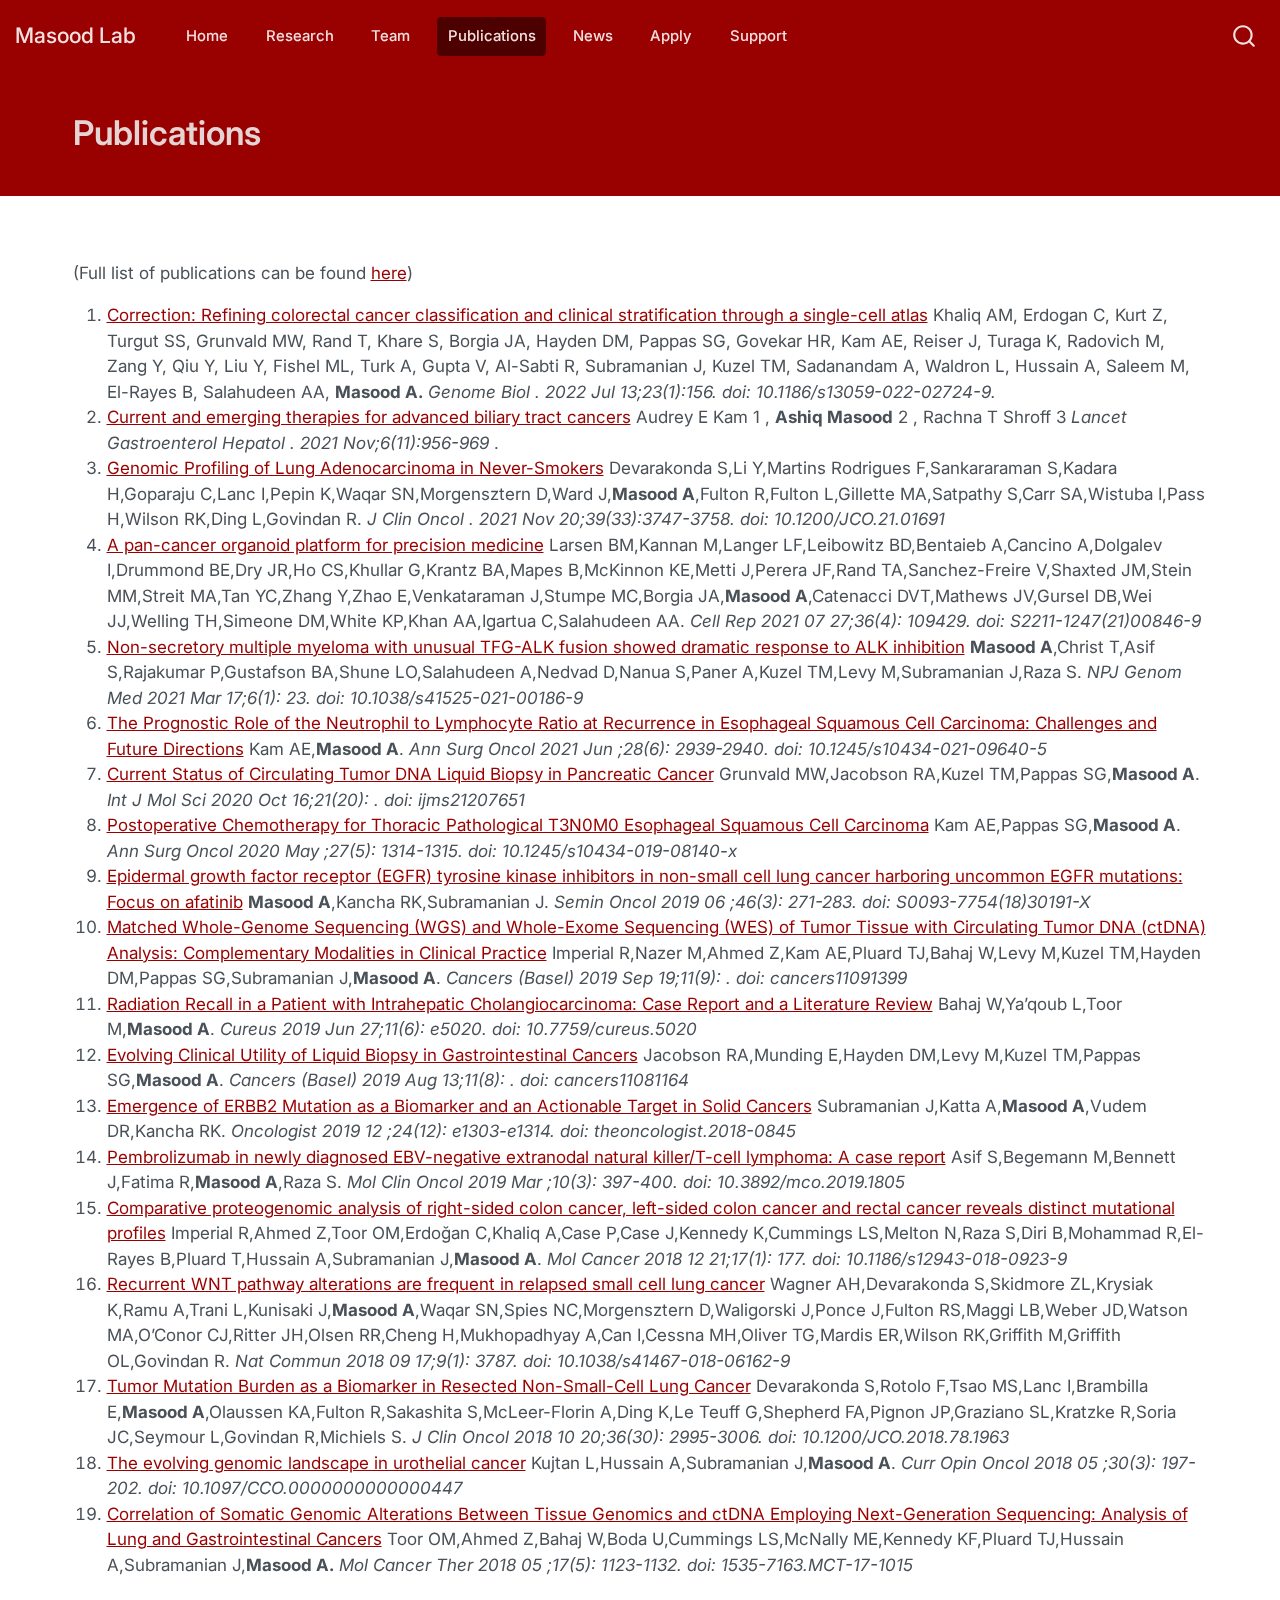
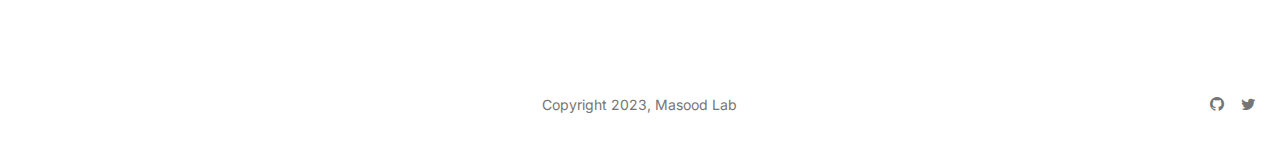
<file: publications.html>
<!DOCTYPE html>
<html xmlns="http://www.w3.org/1999/xhtml" lang="en" xml:lang="en"><head>

<meta charset="utf-8">
<meta name="generator" content="quarto-1.3.450">

<meta name="viewport" content="width=device-width, initial-scale=1.0, user-scalable=yes">

<meta name="author" content="Masood Lab">
<meta name="description" content="Masood Lab, located at IUPUI, is focused on researching in the field of single cell and spatial transcriptomics.">

<title>Publications | Masood Lab</title>
<style>
code{white-space: pre-wrap;}
span.smallcaps{font-variant: small-caps;}
div.columns{display: flex; gap: min(4vw, 1.5em);}
div.column{flex: auto; overflow-x: auto;}
div.hanging-indent{margin-left: 1.5em; text-indent: -1.5em;}
ul.task-list{list-style: none;}
ul.task-list li input[type="checkbox"] {
  width: 0.8em;
  margin: 0 0.8em 0.2em -1em; /* quarto-specific, see https://github.com/quarto-dev/quarto-cli/issues/4556 */ 
  vertical-align: middle;
}
</style>


<script src="site_libs/quarto-nav/quarto-nav.js"></script>
<script src="site_libs/quarto-nav/headroom.min.js"></script>
<script src="site_libs/clipboard/clipboard.min.js"></script>
<script src="site_libs/quarto-search/autocomplete.umd.js"></script>
<script src="site_libs/quarto-search/fuse.min.js"></script>
<script src="site_libs/quarto-search/quarto-search.js"></script>
<meta name="quarto:offset" content="./">
<link href=".//assets/favicon.png" rel="icon" type="image/png">
<script src="site_libs/quarto-html/quarto.js"></script>
<script src="site_libs/quarto-html/popper.min.js"></script>
<script src="site_libs/quarto-html/tippy.umd.min.js"></script>
<script src="site_libs/quarto-html/anchor.min.js"></script>
<link href="site_libs/quarto-html/tippy.css" rel="stylesheet">
<link href="site_libs/quarto-html/quarto-syntax-highlighting.css" rel="stylesheet" id="quarto-text-highlighting-styles">
<script src="site_libs/bootstrap/bootstrap.min.js"></script>
<link href="site_libs/bootstrap/bootstrap-icons.css" rel="stylesheet">
<link href="site_libs/bootstrap/bootstrap.min.css" rel="stylesheet" id="quarto-bootstrap" data-mode="light">
<script id="quarto-search-options" type="application/json">{
  "location": "navbar",
  "copy-button": false,
  "collapse-after": 3,
  "panel-placement": "end",
  "type": "overlay",
  "limit": 20,
  "language": {
    "search-no-results-text": "No results",
    "search-matching-documents-text": "matching documents",
    "search-copy-link-title": "Copy link to search",
    "search-hide-matches-text": "Hide additional matches",
    "search-more-match-text": "more match in this document",
    "search-more-matches-text": "more matches in this document",
    "search-clear-button-title": "Clear",
    "search-detached-cancel-button-title": "Cancel",
    "search-submit-button-title": "Submit",
    "search-label": "Search"
  }
}</script>
<style>html{ scroll-behavior: smooth; }</style>


<link rel="stylesheet" href="_style/styles.css">
<meta property="og:title" content="Publications | Masood Lab">
<meta property="og:description" content="Masood Lab, located at IUPUI, is focused on researching in the field of single cell and spatial transcriptomics.">
<meta property="og:site-name" content="Masood Lab">
<meta property="og:locale" content="en_US">
<meta name="twitter:title" content="Publications | Masood Lab">
<meta name="twitter:description" content="Masood Lab, located at IUPUI, is focused on researching in the field of single cell and spatial transcriptomics.">
<meta name="twitter:card" content="summary_large_image">
</head>

<body class="nav-fixed">

<div id="quarto-search-results"></div>
  <header id="quarto-header" class="headroom fixed-top">
    <nav class="navbar navbar-expand-lg navbar-dark ">
      <div class="navbar-container container-fluid">
      <div class="navbar-brand-container">
    <a class="navbar-brand" href="./index.html">
    <span class="navbar-title">Masood Lab</span>
    </a>
  </div>
            <div id="quarto-search" class="" title="Search"></div>
          <button class="navbar-toggler" type="button" data-bs-toggle="collapse" data-bs-target="#navbarCollapse" aria-controls="navbarCollapse" aria-expanded="false" aria-label="Toggle navigation" onclick="if (window.quartoToggleHeadroom) { window.quartoToggleHeadroom(); }">
  <span class="navbar-toggler-icon"></span>
</button>
          <div class="collapse navbar-collapse" id="navbarCollapse">
            <ul class="navbar-nav navbar-nav-scroll me-auto">
  <li class="nav-item">
    <a class="nav-link" href="./index.html" rel="" target="">
 <span class="menu-text">Home</span></a>
  </li>  
  <li class="nav-item">
    <a class="nav-link" href="./research.html" rel="" target="">
 <span class="menu-text">Research</span></a>
  </li>  
  <li class="nav-item">
    <a class="nav-link" href="./team/index.html" rel="" target="">
 <span class="menu-text">Team</span></a>
  </li>  
  <li class="nav-item">
    <a class="nav-link active" href="./publications.html" rel="" target="" aria-current="page">
 <span class="menu-text">Publications</span></a>
  </li>  
  <li class="nav-item">
    <a class="nav-link" href="./news.html" rel="" target="">
 <span class="menu-text">News</span></a>
  </li>  
  <li class="nav-item">
    <a class="nav-link" href="./apply.html" rel="" target="">
 <span class="menu-text">Apply</span></a>
  </li>  
  <li class="nav-item">
    <a class="nav-link" href="./support.html" rel="" target="">
 <span class="menu-text">Support</span></a>
  </li>  
</ul>
            <div class="quarto-navbar-tools ms-auto">
</div>
          </div> <!-- /navcollapse -->
      </div> <!-- /container-fluid -->
    </nav>
</header>
<!-- content -->
<header id="title-block-header" class="quarto-title-block default page-columns page-full">
  <div class="quarto-title-banner page-columns page-full">
    <div class="quarto-title column-page">
      <h1 class="title">Publications</h1>
                      </div>
  </div>
    
  
  <div class="quarto-title-meta">

      
    
      
    </div>
    
  
  </header><div id="quarto-content" class="quarto-container page-columns page-rows-contents page-layout-full page-navbar">
<!-- sidebar -->
<!-- margin-sidebar -->
    
<!-- main -->
<main class="content quarto-banner-title-block column-page" id="quarto-document-content">




<p>(Full list of publications can be found <a href="https://pubmed.ncbi.nlm.nih.gov/?term=Masood+A">here</a>)</p>
<ol type="1">
<li><a href="https://pubmed.ncbi.nlm.nih.gov/35831907/">Correction: Refining colorectal cancer classification and clinical stratification through a single-cell atlas</a> Khaliq AM, Erdogan C, Kurt Z, Turgut SS, Grunvald MW, Rand T, Khare S, Borgia JA, Hayden DM, Pappas SG, Govekar HR, Kam AE, Reiser J, Turaga K, Radovich M, Zang Y, Qiu Y, Liu Y, Fishel ML, Turk A, Gupta V, Al-Sabti R, Subramanian J, Kuzel TM, Sadanandam A, Waldron L, Hussain A, Saleem M, El-Rayes B, Salahudeen AA, <strong>Masood A.</strong> <em>Genome Biol . 2022 Jul 13;23(1):156. doi: 10.1186/s13059-022-02724-9.</em></li>
<li><a href="https://pubmed.ncbi.nlm.nih.gov/34626563/">Current and emerging therapies for advanced biliary tract cancers</a> Audrey E Kam 1 , <strong>Ashiq Masood</strong> 2 , Rachna T Shroff 3 <em>Lancet Gastroenterol Hepatol . 2021 Nov;6(11):956-969</em> .</li>
<li><a href="https://pubmed.ncbi.nlm.nih.gov/34591593/">Genomic Profiling of Lung Adenocarcinoma in Never-Smokers</a> Devarakonda S,Li Y,Martins Rodrigues F,Sankararaman S,Kadara H,Goparaju C,Lanc I,Pepin K,Waqar SN,Morgensztern D,Ward J,<strong>Masood A</strong>,Fulton R,Fulton L,Gillette MA,Satpathy S,Carr SA,Wistuba I,Pass H,Wilson RK,Ding L,Govindan R. <em>J Clin Oncol . 2021 Nov 20;39(33):3747-3758. doi: 10.1200/JCO.21.01691</em></li>
<li><a href="https://pubmed.ncbi.nlm.nih.gov/34320344/">A pan-cancer organoid platform for precision medicine</a> Larsen BM,Kannan M,Langer LF,Leibowitz BD,Bentaieb A,Cancino A,Dolgalev I,Drummond BE,Dry JR,Ho CS,Khullar G,Krantz BA,Mapes B,McKinnon KE,Metti J,Perera JF,Rand TA,Sanchez-Freire V,Shaxted JM,Stein MM,Streit MA,Tan YC,Zhang Y,Zhao E,Venkataraman J,Stumpe MC,Borgia JA,<strong>Masood A</strong>,Catenacci DVT,Mathews JV,Gursel DB,Wei JJ,Welling TH,Simeone DM,White KP,Khan AA,Igartua C,Salahudeen AA. <em>Cell Rep 2021 07 27;36(4): 109429. doi: S2211-1247(21)00846-9</em></li>
<li><a href="https://pubmed.ncbi.nlm.nih.gov/33731690/">Non-secretory multiple myeloma with unusual TFG-ALK fusion showed dramatic response to ALK inhibition</a> <strong>Masood A</strong>,Christ T,Asif S,Rajakumar P,Gustafson BA,Shune LO,Salahudeen A,Nedvad D,Nanua S,Paner A,Kuzel TM,Levy M,Subramanian J,Raza S. <em>NPJ Genom Med 2021 Mar 17;6(1): 23. doi: 10.1038/s41525-021-00186-9</em></li>
<li><a href="https://pubmed.ncbi.nlm.nih.gov/33560489/">The Prognostic Role of the Neutrophil to Lymphocyte Ratio at Recurrence in Esophageal Squamous Cell Carcinoma: Challenges and Future Directions</a> Kam AE,<strong>Masood A</strong>. <em>Ann Surg Oncol 2021 Jun ;28(6): 2939-2940. doi: 10.1245/s10434-021-09640-5</em></li>
<li><a href="https://pubmed.ncbi.nlm.nih.gov/33081107/">Current Status of Circulating Tumor DNA Liquid Biopsy in Pancreatic Cancer</a> Grunvald MW,Jacobson RA,Kuzel TM,Pappas SG,<strong>Masood A</strong>. <em>Int J Mol Sci 2020 Oct 16;21(20): . doi: ijms21207651</em></li>
<li><a href="https://pubmed.ncbi.nlm.nih.gov/31848823/">Postoperative Chemotherapy for Thoracic Pathological T3N0M0 Esophageal Squamous Cell Carcinoma</a> Kam AE,Pappas SG,<strong>Masood A</strong>. <em>Ann Surg Oncol 2020 May ;27(5): 1314-1315. doi: 10.1245/s10434-019-08140-x</em></li>
<li><a href="https://pubmed.ncbi.nlm.nih.gov/31558282/">Epidermal growth factor receptor (EGFR) tyrosine kinase inhibitors in non-small cell lung cancer harboring uncommon EGFR mutations: Focus on afatinib</a> <strong>Masood A</strong>,Kancha RK,Subramanian J. <em>Semin Oncol 2019 06 ;46(3): 271-283. doi: S0093-7754(18)30191-X</em></li>
<li><a href="https://pubmed.ncbi.nlm.nih.gov/31546879/">Matched Whole-Genome Sequencing (WGS) and Whole-Exome Sequencing (WES) of Tumor Tissue with Circulating Tumor DNA (ctDNA) Analysis: Complementary Modalities in Clinical Practice</a> Imperial R,Nazer M,Ahmed Z,Kam AE,Pluard TJ,Bahaj W,Levy M,Kuzel TM,Hayden DM,Pappas SG,Subramanian J,<strong>Masood A</strong>. <em>Cancers (Basel) 2019 Sep 19;11(9): . doi: cancers11091399</em></li>
<li><a href="https://pubmed.ncbi.nlm.nih.gov/31497449/">Radiation Recall in a Patient with Intrahepatic Cholangiocarcinoma: Case Report and a Literature Review</a> Bahaj W,Ya’qoub L,Toor M,<strong>Masood A</strong>. <em>Cureus 2019 Jun 27;11(6): e5020. doi: 10.7759/cureus.5020</em></li>
<li><a href="https://pubmed.ncbi.nlm.nih.gov/31412682/">Evolving Clinical Utility of Liquid Biopsy in Gastrointestinal Cancers</a> Jacobson RA,Munding E,Hayden DM,Levy M,Kuzel TM,Pappas SG,<strong>Masood A</strong>. <em>Cancers (Basel) 2019 Aug 13;11(8): . doi: cancers11081164</em></li>
<li><a href="https://pubmed.ncbi.nlm.nih.gov/31292270/">Emergence of ERBB2 Mutation as a Biomarker and an Actionable Target in Solid Cancers</a> Subramanian J,Katta A,<strong>Masood A</strong>,Vudem DR,Kancha RK. <em>Oncologist 2019 12 ;24(12): e1303-e1314. doi: theoncologist.2018-0845</em></li>
<li><a href="https://pubmed.ncbi.nlm.nih.gov/30847181/">Pembrolizumab in newly diagnosed EBV-negative extranodal natural killer/T-cell lymphoma: A case report</a> Asif S,Begemann M,Bennett J,Fatima R,<strong>Masood A</strong>,Raza S. <em>Mol Clin Oncol 2019 Mar ;10(3): 397-400. doi: 10.3892/mco.2019.1805</em></li>
<li><a href="https://pubmed.ncbi.nlm.nih.gov/30577807/">Comparative proteogenomic analysis of right-sided colon cancer, left-sided colon cancer and rectal cancer reveals distinct mutational profiles</a> Imperial R,Ahmed Z,Toor OM,Erdoğan C,Khaliq A,Case P,Case J,Kennedy K,Cummings LS,Melton N,Raza S,Diri B,Mohammad R,El-Rayes B,Pluard T,Hussain A,Subramanian J,<strong>Masood A</strong>. <em>Mol Cancer 2018 12 21;17(1): 177. doi: 10.1186/s12943-018-0923-9</em></li>
<li><a href="https://pubmed.ncbi.nlm.nih.gov/30224629/">Recurrent WNT pathway alterations are frequent in relapsed small cell lung cancer</a> Wagner AH,Devarakonda S,Skidmore ZL,Krysiak K,Ramu A,Trani L,Kunisaki J,<strong>Masood A</strong>,Waqar SN,Spies NC,Morgensztern D,Waligorski J,Ponce J,Fulton RS,Maggi LB,Weber JD,Watson MA,O’Conor CJ,Ritter JH,Olsen RR,Cheng H,Mukhopadhyay A,Can I,Cessna MH,Oliver TG,Mardis ER,Wilson RK,Griffith M,Griffith OL,Govindan R. <em>Nat Commun 2018 09 17;9(1): 3787. doi: 10.1038/s41467-018-06162-9</em></li>
<li><a href="https://pubmed.ncbi.nlm.nih.gov/30106638/">Tumor Mutation Burden as a Biomarker in Resected Non-Small-Cell Lung Cancer</a> Devarakonda S,Rotolo F,Tsao MS,Lanc I,Brambilla E,<strong>Masood A</strong>,Olaussen KA,Fulton R,Sakashita S,McLeer-Florin A,Ding K,Le Teuff G,Shepherd FA,Pignon JP,Graziano SL,Kratzke R,Soria JC,Seymour L,Govindan R,Michiels S. <em>J Clin Oncol 2018 10 20;36(30): 2995-3006. doi: 10.1200/JCO.2018.78.1963</em></li>
<li><a href="https://pubmed.ncbi.nlm.nih.gov/29538042/">The evolving genomic landscape in urothelial cancer</a> Kujtan L,Hussain A,Subramanian J,<strong>Masood A</strong>. <em>Curr Opin Oncol 2018 05 ;30(3): 197-202. doi: 10.1097/CCO.0000000000000447</em></li>
<li><a href="https://pubmed.ncbi.nlm.nih.gov/29500272/">Correlation of Somatic Genomic Alterations Between Tissue Genomics and ctDNA Employing Next-Generation Sequencing: Analysis of Lung and Gastrointestinal Cancers</a> Toor OM,Ahmed Z,Bahaj W,Boda U,Cummings LS,McNally ME,Kennedy KF,Pluard TJ,Hussain A,Subramanian J,<strong>Masood A.</strong> <em>Mol Cancer Ther 2018 05 ;17(5): 1123-1132. doi: 1535-7163.MCT-17-1015</em></li>
</ol>



</main> <!-- /main -->
<script id="quarto-html-after-body" type="application/javascript">
window.document.addEventListener("DOMContentLoaded", function (event) {
  const toggleBodyColorMode = (bsSheetEl) => {
    const mode = bsSheetEl.getAttribute("data-mode");
    const bodyEl = window.document.querySelector("body");
    if (mode === "dark") {
      bodyEl.classList.add("quarto-dark");
      bodyEl.classList.remove("quarto-light");
    } else {
      bodyEl.classList.add("quarto-light");
      bodyEl.classList.remove("quarto-dark");
    }
  }
  const toggleBodyColorPrimary = () => {
    const bsSheetEl = window.document.querySelector("link#quarto-bootstrap");
    if (bsSheetEl) {
      toggleBodyColorMode(bsSheetEl);
    }
  }
  toggleBodyColorPrimary();  
  const icon = "";
  const anchorJS = new window.AnchorJS();
  anchorJS.options = {
    placement: 'right',
    icon: icon
  };
  anchorJS.add('.anchored');
  const isCodeAnnotation = (el) => {
    for (const clz of el.classList) {
      if (clz.startsWith('code-annotation-')) {                     
        return true;
      }
    }
    return false;
  }
  const clipboard = new window.ClipboardJS('.code-copy-button', {
    text: function(trigger) {
      const codeEl = trigger.previousElementSibling.cloneNode(true);
      for (const childEl of codeEl.children) {
        if (isCodeAnnotation(childEl)) {
          childEl.remove();
        }
      }
      return codeEl.innerText;
    }
  });
  clipboard.on('success', function(e) {
    // button target
    const button = e.trigger;
    // don't keep focus
    button.blur();
    // flash "checked"
    button.classList.add('code-copy-button-checked');
    var currentTitle = button.getAttribute("title");
    button.setAttribute("title", "Copied!");
    let tooltip;
    if (window.bootstrap) {
      button.setAttribute("data-bs-toggle", "tooltip");
      button.setAttribute("data-bs-placement", "left");
      button.setAttribute("data-bs-title", "Copied!");
      tooltip = new bootstrap.Tooltip(button, 
        { trigger: "manual", 
          customClass: "code-copy-button-tooltip",
          offset: [0, -8]});
      tooltip.show();    
    }
    setTimeout(function() {
      if (tooltip) {
        tooltip.hide();
        button.removeAttribute("data-bs-title");
        button.removeAttribute("data-bs-toggle");
        button.removeAttribute("data-bs-placement");
      }
      button.setAttribute("title", currentTitle);
      button.classList.remove('code-copy-button-checked');
    }, 1000);
    // clear code selection
    e.clearSelection();
  });
  function tippyHover(el, contentFn) {
    const config = {
      allowHTML: true,
      content: contentFn,
      maxWidth: 500,
      delay: 100,
      arrow: false,
      appendTo: function(el) {
          return el.parentElement;
      },
      interactive: true,
      interactiveBorder: 10,
      theme: 'quarto',
      placement: 'bottom-start'
    };
    window.tippy(el, config); 
  }
  const noterefs = window.document.querySelectorAll('a[role="doc-noteref"]');
  for (var i=0; i<noterefs.length; i++) {
    const ref = noterefs[i];
    tippyHover(ref, function() {
      // use id or data attribute instead here
      let href = ref.getAttribute('data-footnote-href') || ref.getAttribute('href');
      try { href = new URL(href).hash; } catch {}
      const id = href.replace(/^#\/?/, "");
      const note = window.document.getElementById(id);
      return note.innerHTML;
    });
  }
      let selectedAnnoteEl;
      const selectorForAnnotation = ( cell, annotation) => {
        let cellAttr = 'data-code-cell="' + cell + '"';
        let lineAttr = 'data-code-annotation="' +  annotation + '"';
        const selector = 'span[' + cellAttr + '][' + lineAttr + ']';
        return selector;
      }
      const selectCodeLines = (annoteEl) => {
        const doc = window.document;
        const targetCell = annoteEl.getAttribute("data-target-cell");
        const targetAnnotation = annoteEl.getAttribute("data-target-annotation");
        const annoteSpan = window.document.querySelector(selectorForAnnotation(targetCell, targetAnnotation));
        const lines = annoteSpan.getAttribute("data-code-lines").split(",");
        const lineIds = lines.map((line) => {
          return targetCell + "-" + line;
        })
        let top = null;
        let height = null;
        let parent = null;
        if (lineIds.length > 0) {
            //compute the position of the single el (top and bottom and make a div)
            const el = window.document.getElementById(lineIds[0]);
            top = el.offsetTop;
            height = el.offsetHeight;
            parent = el.parentElement.parentElement;
          if (lineIds.length > 1) {
            const lastEl = window.document.getElementById(lineIds[lineIds.length - 1]);
            const bottom = lastEl.offsetTop + lastEl.offsetHeight;
            height = bottom - top;
          }
          if (top !== null && height !== null && parent !== null) {
            // cook up a div (if necessary) and position it 
            let div = window.document.getElementById("code-annotation-line-highlight");
            if (div === null) {
              div = window.document.createElement("div");
              div.setAttribute("id", "code-annotation-line-highlight");
              div.style.position = 'absolute';
              parent.appendChild(div);
            }
            div.style.top = top - 2 + "px";
            div.style.height = height + 4 + "px";
            let gutterDiv = window.document.getElementById("code-annotation-line-highlight-gutter");
            if (gutterDiv === null) {
              gutterDiv = window.document.createElement("div");
              gutterDiv.setAttribute("id", "code-annotation-line-highlight-gutter");
              gutterDiv.style.position = 'absolute';
              const codeCell = window.document.getElementById(targetCell);
              const gutter = codeCell.querySelector('.code-annotation-gutter');
              gutter.appendChild(gutterDiv);
            }
            gutterDiv.style.top = top - 2 + "px";
            gutterDiv.style.height = height + 4 + "px";
          }
          selectedAnnoteEl = annoteEl;
        }
      };
      const unselectCodeLines = () => {
        const elementsIds = ["code-annotation-line-highlight", "code-annotation-line-highlight-gutter"];
        elementsIds.forEach((elId) => {
          const div = window.document.getElementById(elId);
          if (div) {
            div.remove();
          }
        });
        selectedAnnoteEl = undefined;
      };
      // Attach click handler to the DT
      const annoteDls = window.document.querySelectorAll('dt[data-target-cell]');
      for (const annoteDlNode of annoteDls) {
        annoteDlNode.addEventListener('click', (event) => {
          const clickedEl = event.target;
          if (clickedEl !== selectedAnnoteEl) {
            unselectCodeLines();
            const activeEl = window.document.querySelector('dt[data-target-cell].code-annotation-active');
            if (activeEl) {
              activeEl.classList.remove('code-annotation-active');
            }
            selectCodeLines(clickedEl);
            clickedEl.classList.add('code-annotation-active');
          } else {
            // Unselect the line
            unselectCodeLines();
            clickedEl.classList.remove('code-annotation-active');
          }
        });
      }
  const findCites = (el) => {
    const parentEl = el.parentElement;
    if (parentEl) {
      const cites = parentEl.dataset.cites;
      if (cites) {
        return {
          el,
          cites: cites.split(' ')
        };
      } else {
        return findCites(el.parentElement)
      }
    } else {
      return undefined;
    }
  };
  var bibliorefs = window.document.querySelectorAll('a[role="doc-biblioref"]');
  for (var i=0; i<bibliorefs.length; i++) {
    const ref = bibliorefs[i];
    const citeInfo = findCites(ref);
    if (citeInfo) {
      tippyHover(citeInfo.el, function() {
        var popup = window.document.createElement('div');
        citeInfo.cites.forEach(function(cite) {
          var citeDiv = window.document.createElement('div');
          citeDiv.classList.add('hanging-indent');
          citeDiv.classList.add('csl-entry');
          var biblioDiv = window.document.getElementById('ref-' + cite);
          if (biblioDiv) {
            citeDiv.innerHTML = biblioDiv.innerHTML;
          }
          popup.appendChild(citeDiv);
        });
        return popup.innerHTML;
      });
    }
  }
    var localhostRegex = new RegExp(/^(?:http|https):\/\/localhost\:?[0-9]*\//);
      var filterRegex = new RegExp("https:\/\/github\.com\/Masood-Lab\/masood-lab\.github\.io");
    var isInternal = (href) => {
        return filterRegex.test(href) || localhostRegex.test(href);
    }
    // Inspect non-navigation links and adorn them if external
 	var links = window.document.querySelectorAll('a[href]:not(.nav-link):not(.navbar-brand):not(.toc-action):not(.sidebar-link):not(.sidebar-item-toggle):not(.pagination-link):not(.no-external):not([aria-hidden]):not(.dropdown-item)');
    for (var i=0; i<links.length; i++) {
      const link = links[i];
      if (!isInternal(link.href)) {
          // target, if specified
          link.setAttribute("target", "_blank");
      }
    }
});
</script>
</div> <!-- /content -->
<footer class="footer">
  <div class="nav-footer">
    <div class="nav-footer-left">
      &nbsp;
    </div>   
    <div class="nav-footer-center">Copyright 2023, Masood Lab</div>
    <div class="nav-footer-right">
      <ul class="footer-items list-unstyled">
    <li class="nav-item compact">
    <a class="nav-link" href="https://github.com/">
      <i class="bi bi-github" role="img">
</i> 
    </a>
  </li>  
    <li class="nav-item compact">
    <a class="nav-link" href="https://twitter.com/">
      <i class="bi bi-twitter" role="img">
</i> 
    </a>
  </li>  
</ul>
    </div>
  </div>
</footer>



<script src="site_libs/quarto-html/zenscroll-min.js"></script>
</body></html>
</file>
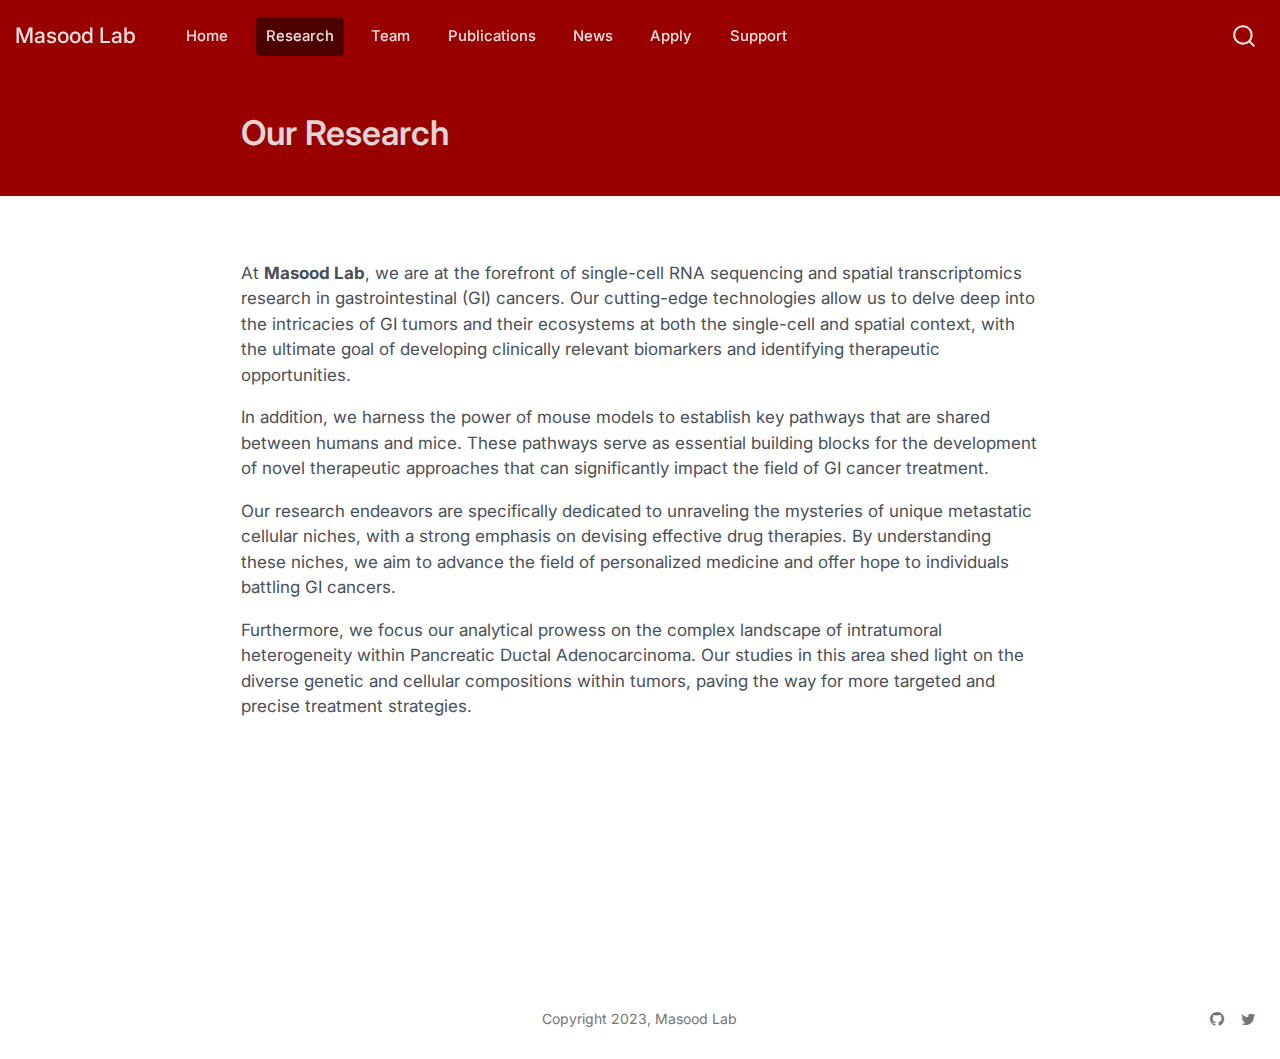
<file: research.html>
<!DOCTYPE html>
<html xmlns="http://www.w3.org/1999/xhtml" lang="en" xml:lang="en"><head>

<meta charset="utf-8">
<meta name="generator" content="quarto-1.3.450">

<meta name="viewport" content="width=device-width, initial-scale=1.0, user-scalable=yes">

<meta name="author" content="Masood Lab">
<meta name="description" content="Masood Lab, located at IUPUI, is focused on researching in the field of single cell and spatial transcriptomics.">

<title>Our Research | Masood Lab</title>
<style>
code{white-space: pre-wrap;}
span.smallcaps{font-variant: small-caps;}
div.columns{display: flex; gap: min(4vw, 1.5em);}
div.column{flex: auto; overflow-x: auto;}
div.hanging-indent{margin-left: 1.5em; text-indent: -1.5em;}
ul.task-list{list-style: none;}
ul.task-list li input[type="checkbox"] {
  width: 0.8em;
  margin: 0 0.8em 0.2em -1em; /* quarto-specific, see https://github.com/quarto-dev/quarto-cli/issues/4556 */ 
  vertical-align: middle;
}
</style>


<script src="site_libs/quarto-nav/quarto-nav.js"></script>
<script src="site_libs/quarto-nav/headroom.min.js"></script>
<script src="site_libs/clipboard/clipboard.min.js"></script>
<script src="site_libs/quarto-search/autocomplete.umd.js"></script>
<script src="site_libs/quarto-search/fuse.min.js"></script>
<script src="site_libs/quarto-search/quarto-search.js"></script>
<meta name="quarto:offset" content="./">
<link href=".//assets/favicon.png" rel="icon" type="image/png">
<script src="site_libs/quarto-html/quarto.js"></script>
<script src="site_libs/quarto-html/popper.min.js"></script>
<script src="site_libs/quarto-html/tippy.umd.min.js"></script>
<script src="site_libs/quarto-html/anchor.min.js"></script>
<link href="site_libs/quarto-html/tippy.css" rel="stylesheet">
<link href="site_libs/quarto-html/quarto-syntax-highlighting.css" rel="stylesheet" id="quarto-text-highlighting-styles">
<script src="site_libs/bootstrap/bootstrap.min.js"></script>
<link href="site_libs/bootstrap/bootstrap-icons.css" rel="stylesheet">
<link href="site_libs/bootstrap/bootstrap.min.css" rel="stylesheet" id="quarto-bootstrap" data-mode="light">
<script id="quarto-search-options" type="application/json">{
  "location": "navbar",
  "copy-button": false,
  "collapse-after": 3,
  "panel-placement": "end",
  "type": "overlay",
  "limit": 20,
  "language": {
    "search-no-results-text": "No results",
    "search-matching-documents-text": "matching documents",
    "search-copy-link-title": "Copy link to search",
    "search-hide-matches-text": "Hide additional matches",
    "search-more-match-text": "more match in this document",
    "search-more-matches-text": "more matches in this document",
    "search-clear-button-title": "Clear",
    "search-detached-cancel-button-title": "Cancel",
    "search-submit-button-title": "Submit",
    "search-label": "Search"
  }
}</script>
<style>html{ scroll-behavior: smooth; }</style>


<link rel="stylesheet" href="_style/styles.css">
<meta property="og:title" content="Our Research | Masood Lab">
<meta property="og:description" content="Masood Lab, located at IUPUI, is focused on researching in the field of single cell and spatial transcriptomics.">
<meta property="og:site-name" content="Masood Lab">
<meta property="og:locale" content="en_US">
<meta name="twitter:title" content="Our Research | Masood Lab">
<meta name="twitter:description" content="Masood Lab, located at IUPUI, is focused on researching in the field of single cell and spatial transcriptomics.">
<meta name="twitter:card" content="summary_large_image">
</head>

<body class="nav-fixed fullcontent">

<div id="quarto-search-results"></div>
  <header id="quarto-header" class="headroom fixed-top">
    <nav class="navbar navbar-expand-lg navbar-dark ">
      <div class="navbar-container container-fluid">
      <div class="navbar-brand-container">
    <a class="navbar-brand" href="./index.html">
    <span class="navbar-title">Masood Lab</span>
    </a>
  </div>
            <div id="quarto-search" class="" title="Search"></div>
          <button class="navbar-toggler" type="button" data-bs-toggle="collapse" data-bs-target="#navbarCollapse" aria-controls="navbarCollapse" aria-expanded="false" aria-label="Toggle navigation" onclick="if (window.quartoToggleHeadroom) { window.quartoToggleHeadroom(); }">
  <span class="navbar-toggler-icon"></span>
</button>
          <div class="collapse navbar-collapse" id="navbarCollapse">
            <ul class="navbar-nav navbar-nav-scroll me-auto">
  <li class="nav-item">
    <a class="nav-link" href="./index.html" rel="" target="">
 <span class="menu-text">Home</span></a>
  </li>  
  <li class="nav-item">
    <a class="nav-link active" href="./research.html" rel="" target="" aria-current="page">
 <span class="menu-text">Research</span></a>
  </li>  
  <li class="nav-item">
    <a class="nav-link" href="./team/index.html" rel="" target="">
 <span class="menu-text">Team</span></a>
  </li>  
  <li class="nav-item">
    <a class="nav-link" href="./publications.html" rel="" target="">
 <span class="menu-text">Publications</span></a>
  </li>  
  <li class="nav-item">
    <a class="nav-link" href="./news.html" rel="" target="">
 <span class="menu-text">News</span></a>
  </li>  
  <li class="nav-item">
    <a class="nav-link" href="./apply.html" rel="" target="">
 <span class="menu-text">Apply</span></a>
  </li>  
  <li class="nav-item">
    <a class="nav-link" href="./support.html" rel="" target="">
 <span class="menu-text">Support</span></a>
  </li>  
</ul>
            <div class="quarto-navbar-tools ms-auto">
</div>
          </div> <!-- /navcollapse -->
      </div> <!-- /container-fluid -->
    </nav>
</header>
<!-- content -->
<header id="title-block-header" class="quarto-title-block default page-columns page-full">
  <div class="quarto-title-banner page-columns page-full">
    <div class="quarto-title column-body">
      <h1 class="title">Our Research</h1>
                      </div>
  </div>
    
  
  <div class="quarto-title-meta">

      
    
      
    </div>
    
  
  </header><div id="quarto-content" class="quarto-container page-columns page-rows-contents page-layout-article page-navbar">
<!-- sidebar -->
<!-- margin-sidebar -->
    
<!-- main -->
<main class="content quarto-banner-title-block" id="quarto-document-content">




<!-- ## Single-cell RNA sequencing and Spatial Transcriptomics of GI cancers

- We use single cell cutting edge technology and spatially resolved transcriptomics in GI cancers to understand tumors and ecosystems at single cell and spatial context to develop clinically relevant biomarkers and identify therapeutic abilities.
- We also study the mouse-models to identify constitutive pathways between humans and mouse to be used in novel therapeutics
- Our studies focus on untangling unique metastatic cellular niches to devlope effective drug therapy.
- Analysis of intratumoral heterogeneity of Pancreatic Ductal Adenocarcinoma -->
<p>At <strong>Masood Lab</strong>, we are at the forefront of single-cell RNA sequencing and spatial transcriptomics research in gastrointestinal (GI) cancers. Our cutting-edge technologies allow us to delve deep into the intricacies of GI tumors and their ecosystems at both the single-cell and spatial context, with the ultimate goal of developing clinically relevant biomarkers and identifying therapeutic opportunities.</p>
<p>In addition, we harness the power of mouse models to establish key pathways that are shared between humans and mice. These pathways serve as essential building blocks for the development of novel therapeutic approaches that can significantly impact the field of GI cancer treatment.</p>
<p>Our research endeavors are specifically dedicated to unraveling the mysteries of unique metastatic cellular niches, with a strong emphasis on devising effective drug therapies. By understanding these niches, we aim to advance the field of personalized medicine and offer hope to individuals battling GI cancers.</p>
<p>Furthermore, we focus our analytical prowess on the complex landscape of intratumoral heterogeneity within Pancreatic Ductal Adenocarcinoma. Our studies in this area shed light on the diverse genetic and cellular compositions within tumors, paving the way for more targeted and precise treatment strategies.</p>



</main> <!-- /main -->
<script id="quarto-html-after-body" type="application/javascript">
window.document.addEventListener("DOMContentLoaded", function (event) {
  const toggleBodyColorMode = (bsSheetEl) => {
    const mode = bsSheetEl.getAttribute("data-mode");
    const bodyEl = window.document.querySelector("body");
    if (mode === "dark") {
      bodyEl.classList.add("quarto-dark");
      bodyEl.classList.remove("quarto-light");
    } else {
      bodyEl.classList.add("quarto-light");
      bodyEl.classList.remove("quarto-dark");
    }
  }
  const toggleBodyColorPrimary = () => {
    const bsSheetEl = window.document.querySelector("link#quarto-bootstrap");
    if (bsSheetEl) {
      toggleBodyColorMode(bsSheetEl);
    }
  }
  toggleBodyColorPrimary();  
  const icon = "";
  const anchorJS = new window.AnchorJS();
  anchorJS.options = {
    placement: 'right',
    icon: icon
  };
  anchorJS.add('.anchored');
  const isCodeAnnotation = (el) => {
    for (const clz of el.classList) {
      if (clz.startsWith('code-annotation-')) {                     
        return true;
      }
    }
    return false;
  }
  const clipboard = new window.ClipboardJS('.code-copy-button', {
    text: function(trigger) {
      const codeEl = trigger.previousElementSibling.cloneNode(true);
      for (const childEl of codeEl.children) {
        if (isCodeAnnotation(childEl)) {
          childEl.remove();
        }
      }
      return codeEl.innerText;
    }
  });
  clipboard.on('success', function(e) {
    // button target
    const button = e.trigger;
    // don't keep focus
    button.blur();
    // flash "checked"
    button.classList.add('code-copy-button-checked');
    var currentTitle = button.getAttribute("title");
    button.setAttribute("title", "Copied!");
    let tooltip;
    if (window.bootstrap) {
      button.setAttribute("data-bs-toggle", "tooltip");
      button.setAttribute("data-bs-placement", "left");
      button.setAttribute("data-bs-title", "Copied!");
      tooltip = new bootstrap.Tooltip(button, 
        { trigger: "manual", 
          customClass: "code-copy-button-tooltip",
          offset: [0, -8]});
      tooltip.show();    
    }
    setTimeout(function() {
      if (tooltip) {
        tooltip.hide();
        button.removeAttribute("data-bs-title");
        button.removeAttribute("data-bs-toggle");
        button.removeAttribute("data-bs-placement");
      }
      button.setAttribute("title", currentTitle);
      button.classList.remove('code-copy-button-checked');
    }, 1000);
    // clear code selection
    e.clearSelection();
  });
  function tippyHover(el, contentFn) {
    const config = {
      allowHTML: true,
      content: contentFn,
      maxWidth: 500,
      delay: 100,
      arrow: false,
      appendTo: function(el) {
          return el.parentElement;
      },
      interactive: true,
      interactiveBorder: 10,
      theme: 'quarto',
      placement: 'bottom-start'
    };
    window.tippy(el, config); 
  }
  const noterefs = window.document.querySelectorAll('a[role="doc-noteref"]');
  for (var i=0; i<noterefs.length; i++) {
    const ref = noterefs[i];
    tippyHover(ref, function() {
      // use id or data attribute instead here
      let href = ref.getAttribute('data-footnote-href') || ref.getAttribute('href');
      try { href = new URL(href).hash; } catch {}
      const id = href.replace(/^#\/?/, "");
      const note = window.document.getElementById(id);
      return note.innerHTML;
    });
  }
      let selectedAnnoteEl;
      const selectorForAnnotation = ( cell, annotation) => {
        let cellAttr = 'data-code-cell="' + cell + '"';
        let lineAttr = 'data-code-annotation="' +  annotation + '"';
        const selector = 'span[' + cellAttr + '][' + lineAttr + ']';
        return selector;
      }
      const selectCodeLines = (annoteEl) => {
        const doc = window.document;
        const targetCell = annoteEl.getAttribute("data-target-cell");
        const targetAnnotation = annoteEl.getAttribute("data-target-annotation");
        const annoteSpan = window.document.querySelector(selectorForAnnotation(targetCell, targetAnnotation));
        const lines = annoteSpan.getAttribute("data-code-lines").split(",");
        const lineIds = lines.map((line) => {
          return targetCell + "-" + line;
        })
        let top = null;
        let height = null;
        let parent = null;
        if (lineIds.length > 0) {
            //compute the position of the single el (top and bottom and make a div)
            const el = window.document.getElementById(lineIds[0]);
            top = el.offsetTop;
            height = el.offsetHeight;
            parent = el.parentElement.parentElement;
          if (lineIds.length > 1) {
            const lastEl = window.document.getElementById(lineIds[lineIds.length - 1]);
            const bottom = lastEl.offsetTop + lastEl.offsetHeight;
            height = bottom - top;
          }
          if (top !== null && height !== null && parent !== null) {
            // cook up a div (if necessary) and position it 
            let div = window.document.getElementById("code-annotation-line-highlight");
            if (div === null) {
              div = window.document.createElement("div");
              div.setAttribute("id", "code-annotation-line-highlight");
              div.style.position = 'absolute';
              parent.appendChild(div);
            }
            div.style.top = top - 2 + "px";
            div.style.height = height + 4 + "px";
            let gutterDiv = window.document.getElementById("code-annotation-line-highlight-gutter");
            if (gutterDiv === null) {
              gutterDiv = window.document.createElement("div");
              gutterDiv.setAttribute("id", "code-annotation-line-highlight-gutter");
              gutterDiv.style.position = 'absolute';
              const codeCell = window.document.getElementById(targetCell);
              const gutter = codeCell.querySelector('.code-annotation-gutter');
              gutter.appendChild(gutterDiv);
            }
            gutterDiv.style.top = top - 2 + "px";
            gutterDiv.style.height = height + 4 + "px";
          }
          selectedAnnoteEl = annoteEl;
        }
      };
      const unselectCodeLines = () => {
        const elementsIds = ["code-annotation-line-highlight", "code-annotation-line-highlight-gutter"];
        elementsIds.forEach((elId) => {
          const div = window.document.getElementById(elId);
          if (div) {
            div.remove();
          }
        });
        selectedAnnoteEl = undefined;
      };
      // Attach click handler to the DT
      const annoteDls = window.document.querySelectorAll('dt[data-target-cell]');
      for (const annoteDlNode of annoteDls) {
        annoteDlNode.addEventListener('click', (event) => {
          const clickedEl = event.target;
          if (clickedEl !== selectedAnnoteEl) {
            unselectCodeLines();
            const activeEl = window.document.querySelector('dt[data-target-cell].code-annotation-active');
            if (activeEl) {
              activeEl.classList.remove('code-annotation-active');
            }
            selectCodeLines(clickedEl);
            clickedEl.classList.add('code-annotation-active');
          } else {
            // Unselect the line
            unselectCodeLines();
            clickedEl.classList.remove('code-annotation-active');
          }
        });
      }
  const findCites = (el) => {
    const parentEl = el.parentElement;
    if (parentEl) {
      const cites = parentEl.dataset.cites;
      if (cites) {
        return {
          el,
          cites: cites.split(' ')
        };
      } else {
        return findCites(el.parentElement)
      }
    } else {
      return undefined;
    }
  };
  var bibliorefs = window.document.querySelectorAll('a[role="doc-biblioref"]');
  for (var i=0; i<bibliorefs.length; i++) {
    const ref = bibliorefs[i];
    const citeInfo = findCites(ref);
    if (citeInfo) {
      tippyHover(citeInfo.el, function() {
        var popup = window.document.createElement('div');
        citeInfo.cites.forEach(function(cite) {
          var citeDiv = window.document.createElement('div');
          citeDiv.classList.add('hanging-indent');
          citeDiv.classList.add('csl-entry');
          var biblioDiv = window.document.getElementById('ref-' + cite);
          if (biblioDiv) {
            citeDiv.innerHTML = biblioDiv.innerHTML;
          }
          popup.appendChild(citeDiv);
        });
        return popup.innerHTML;
      });
    }
  }
    var localhostRegex = new RegExp(/^(?:http|https):\/\/localhost\:?[0-9]*\//);
      var filterRegex = new RegExp("https:\/\/github\.com\/Masood-Lab\/masood-lab\.github\.io");
    var isInternal = (href) => {
        return filterRegex.test(href) || localhostRegex.test(href);
    }
    // Inspect non-navigation links and adorn them if external
 	var links = window.document.querySelectorAll('a[href]:not(.nav-link):not(.navbar-brand):not(.toc-action):not(.sidebar-link):not(.sidebar-item-toggle):not(.pagination-link):not(.no-external):not([aria-hidden]):not(.dropdown-item)');
    for (var i=0; i<links.length; i++) {
      const link = links[i];
      if (!isInternal(link.href)) {
          // target, if specified
          link.setAttribute("target", "_blank");
      }
    }
});
</script>
</div> <!-- /content -->
<footer class="footer">
  <div class="nav-footer">
    <div class="nav-footer-left">
      &nbsp;
    </div>   
    <div class="nav-footer-center">Copyright 2023, Masood Lab</div>
    <div class="nav-footer-right">
      <ul class="footer-items list-unstyled">
    <li class="nav-item compact">
    <a class="nav-link" href="https://github.com/">
      <i class="bi bi-github" role="img">
</i> 
    </a>
  </li>  
    <li class="nav-item compact">
    <a class="nav-link" href="https://twitter.com/">
      <i class="bi bi-twitter" role="img">
</i> 
    </a>
  </li>  
</ul>
    </div>
  </div>
</footer>



<script src="site_libs/quarto-html/zenscroll-min.js"></script>
</body></html>
</file>
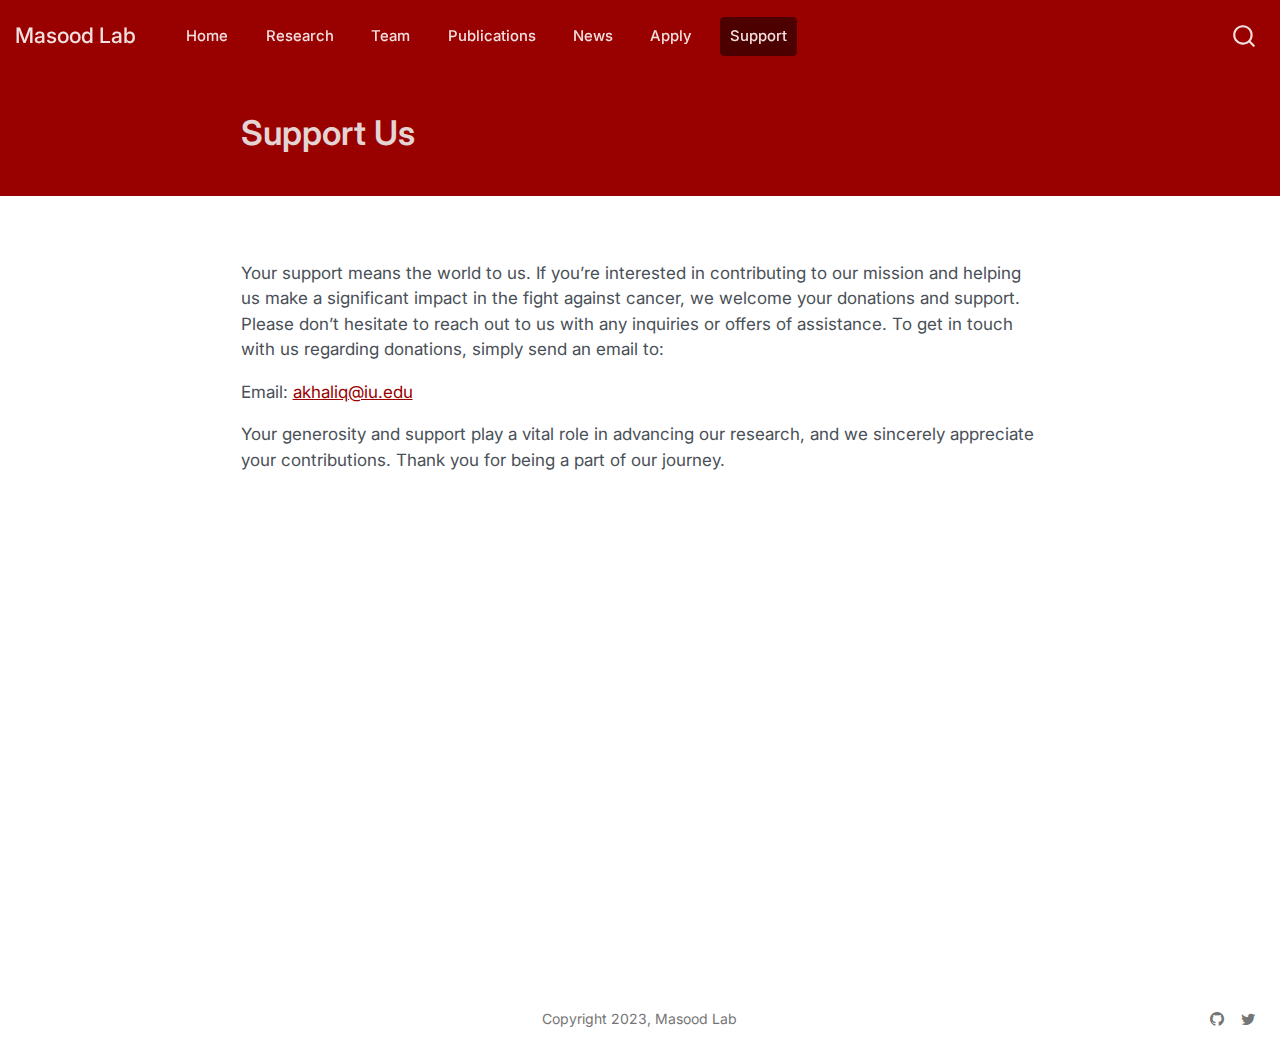
<file: support.html>
<!DOCTYPE html>
<html xmlns="http://www.w3.org/1999/xhtml" lang="en" xml:lang="en"><head>

<meta charset="utf-8">
<meta name="generator" content="quarto-1.3.450">

<meta name="viewport" content="width=device-width, initial-scale=1.0, user-scalable=yes">

<meta name="author" content="Masood Lab">
<meta name="description" content="Masood Lab, located at IUPUI, is focused on researching in the field of single cell and spatial transcriptomics.">

<title>Support Us | Masood Lab</title>
<style>
code{white-space: pre-wrap;}
span.smallcaps{font-variant: small-caps;}
div.columns{display: flex; gap: min(4vw, 1.5em);}
div.column{flex: auto; overflow-x: auto;}
div.hanging-indent{margin-left: 1.5em; text-indent: -1.5em;}
ul.task-list{list-style: none;}
ul.task-list li input[type="checkbox"] {
  width: 0.8em;
  margin: 0 0.8em 0.2em -1em; /* quarto-specific, see https://github.com/quarto-dev/quarto-cli/issues/4556 */ 
  vertical-align: middle;
}
</style>


<script src="site_libs/quarto-nav/quarto-nav.js"></script>
<script src="site_libs/quarto-nav/headroom.min.js"></script>
<script src="site_libs/clipboard/clipboard.min.js"></script>
<script src="site_libs/quarto-search/autocomplete.umd.js"></script>
<script src="site_libs/quarto-search/fuse.min.js"></script>
<script src="site_libs/quarto-search/quarto-search.js"></script>
<meta name="quarto:offset" content="./">
<link href=".//assets/favicon.png" rel="icon" type="image/png">
<script src="site_libs/quarto-html/quarto.js"></script>
<script src="site_libs/quarto-html/popper.min.js"></script>
<script src="site_libs/quarto-html/tippy.umd.min.js"></script>
<script src="site_libs/quarto-html/anchor.min.js"></script>
<link href="site_libs/quarto-html/tippy.css" rel="stylesheet">
<link href="site_libs/quarto-html/quarto-syntax-highlighting.css" rel="stylesheet" id="quarto-text-highlighting-styles">
<script src="site_libs/bootstrap/bootstrap.min.js"></script>
<link href="site_libs/bootstrap/bootstrap-icons.css" rel="stylesheet">
<link href="site_libs/bootstrap/bootstrap.min.css" rel="stylesheet" id="quarto-bootstrap" data-mode="light">
<script id="quarto-search-options" type="application/json">{
  "location": "navbar",
  "copy-button": false,
  "collapse-after": 3,
  "panel-placement": "end",
  "type": "overlay",
  "limit": 20,
  "language": {
    "search-no-results-text": "No results",
    "search-matching-documents-text": "matching documents",
    "search-copy-link-title": "Copy link to search",
    "search-hide-matches-text": "Hide additional matches",
    "search-more-match-text": "more match in this document",
    "search-more-matches-text": "more matches in this document",
    "search-clear-button-title": "Clear",
    "search-detached-cancel-button-title": "Cancel",
    "search-submit-button-title": "Submit",
    "search-label": "Search"
  }
}</script>
<style>html{ scroll-behavior: smooth; }</style>


<link rel="stylesheet" href="_style/styles.css">
<meta property="og:title" content="Support Us | Masood Lab">
<meta property="og:description" content="Masood Lab, located at IUPUI, is focused on researching in the field of single cell and spatial transcriptomics.">
<meta property="og:site-name" content="Masood Lab">
<meta property="og:locale" content="en_US">
<meta name="twitter:title" content="Support Us | Masood Lab">
<meta name="twitter:description" content="Masood Lab, located at IUPUI, is focused on researching in the field of single cell and spatial transcriptomics.">
<meta name="twitter:card" content="summary_large_image">
</head>

<body class="nav-fixed fullcontent">

<div id="quarto-search-results"></div>
  <header id="quarto-header" class="headroom fixed-top">
    <nav class="navbar navbar-expand-lg navbar-dark ">
      <div class="navbar-container container-fluid">
      <div class="navbar-brand-container">
    <a class="navbar-brand" href="./index.html">
    <span class="navbar-title">Masood Lab</span>
    </a>
  </div>
            <div id="quarto-search" class="" title="Search"></div>
          <button class="navbar-toggler" type="button" data-bs-toggle="collapse" data-bs-target="#navbarCollapse" aria-controls="navbarCollapse" aria-expanded="false" aria-label="Toggle navigation" onclick="if (window.quartoToggleHeadroom) { window.quartoToggleHeadroom(); }">
  <span class="navbar-toggler-icon"></span>
</button>
          <div class="collapse navbar-collapse" id="navbarCollapse">
            <ul class="navbar-nav navbar-nav-scroll me-auto">
  <li class="nav-item">
    <a class="nav-link" href="./index.html" rel="" target="">
 <span class="menu-text">Home</span></a>
  </li>  
  <li class="nav-item">
    <a class="nav-link" href="./research.html" rel="" target="">
 <span class="menu-text">Research</span></a>
  </li>  
  <li class="nav-item">
    <a class="nav-link" href="./team/index.html" rel="" target="">
 <span class="menu-text">Team</span></a>
  </li>  
  <li class="nav-item">
    <a class="nav-link" href="./publications.html" rel="" target="">
 <span class="menu-text">Publications</span></a>
  </li>  
  <li class="nav-item">
    <a class="nav-link" href="./news.html" rel="" target="">
 <span class="menu-text">News</span></a>
  </li>  
  <li class="nav-item">
    <a class="nav-link" href="./apply.html" rel="" target="">
 <span class="menu-text">Apply</span></a>
  </li>  
  <li class="nav-item">
    <a class="nav-link active" href="./support.html" rel="" target="" aria-current="page">
 <span class="menu-text">Support</span></a>
  </li>  
</ul>
            <div class="quarto-navbar-tools ms-auto">
</div>
          </div> <!-- /navcollapse -->
      </div> <!-- /container-fluid -->
    </nav>
</header>
<!-- content -->
<header id="title-block-header" class="quarto-title-block default page-columns page-full">
  <div class="quarto-title-banner page-columns page-full">
    <div class="quarto-title column-body">
      <h1 class="title">Support Us</h1>
                      </div>
  </div>
    
  
  <div class="quarto-title-meta">

      
    
      
    </div>
    
  
  </header><div id="quarto-content" class="quarto-container page-columns page-rows-contents page-layout-article page-navbar">
<!-- sidebar -->
<!-- margin-sidebar -->
    
<!-- main -->
<main class="content quarto-banner-title-block" id="quarto-document-content">




<p>Your support means the world to us. If you’re interested in contributing to our mission and helping us make a significant impact in the fight against cancer, we welcome your donations and support. Please don’t hesitate to reach out to us with any inquiries or offers of assistance. To get in touch with us regarding donations, simply send an email to:</p>
<p>Email: <a href="mailto:akhaliq@iu.edu" class="email">akhaliq@iu.edu</a></p>
<p>Your generosity and support play a vital role in advancing our research, and we sincerely appreciate your contributions. Thank you for being a part of our journey.</p>



</main> <!-- /main -->
<script id="quarto-html-after-body" type="application/javascript">
window.document.addEventListener("DOMContentLoaded", function (event) {
  const toggleBodyColorMode = (bsSheetEl) => {
    const mode = bsSheetEl.getAttribute("data-mode");
    const bodyEl = window.document.querySelector("body");
    if (mode === "dark") {
      bodyEl.classList.add("quarto-dark");
      bodyEl.classList.remove("quarto-light");
    } else {
      bodyEl.classList.add("quarto-light");
      bodyEl.classList.remove("quarto-dark");
    }
  }
  const toggleBodyColorPrimary = () => {
    const bsSheetEl = window.document.querySelector("link#quarto-bootstrap");
    if (bsSheetEl) {
      toggleBodyColorMode(bsSheetEl);
    }
  }
  toggleBodyColorPrimary();  
  const icon = "";
  const anchorJS = new window.AnchorJS();
  anchorJS.options = {
    placement: 'right',
    icon: icon
  };
  anchorJS.add('.anchored');
  const isCodeAnnotation = (el) => {
    for (const clz of el.classList) {
      if (clz.startsWith('code-annotation-')) {                     
        return true;
      }
    }
    return false;
  }
  const clipboard = new window.ClipboardJS('.code-copy-button', {
    text: function(trigger) {
      const codeEl = trigger.previousElementSibling.cloneNode(true);
      for (const childEl of codeEl.children) {
        if (isCodeAnnotation(childEl)) {
          childEl.remove();
        }
      }
      return codeEl.innerText;
    }
  });
  clipboard.on('success', function(e) {
    // button target
    const button = e.trigger;
    // don't keep focus
    button.blur();
    // flash "checked"
    button.classList.add('code-copy-button-checked');
    var currentTitle = button.getAttribute("title");
    button.setAttribute("title", "Copied!");
    let tooltip;
    if (window.bootstrap) {
      button.setAttribute("data-bs-toggle", "tooltip");
      button.setAttribute("data-bs-placement", "left");
      button.setAttribute("data-bs-title", "Copied!");
      tooltip = new bootstrap.Tooltip(button, 
        { trigger: "manual", 
          customClass: "code-copy-button-tooltip",
          offset: [0, -8]});
      tooltip.show();    
    }
    setTimeout(function() {
      if (tooltip) {
        tooltip.hide();
        button.removeAttribute("data-bs-title");
        button.removeAttribute("data-bs-toggle");
        button.removeAttribute("data-bs-placement");
      }
      button.setAttribute("title", currentTitle);
      button.classList.remove('code-copy-button-checked');
    }, 1000);
    // clear code selection
    e.clearSelection();
  });
  function tippyHover(el, contentFn) {
    const config = {
      allowHTML: true,
      content: contentFn,
      maxWidth: 500,
      delay: 100,
      arrow: false,
      appendTo: function(el) {
          return el.parentElement;
      },
      interactive: true,
      interactiveBorder: 10,
      theme: 'quarto',
      placement: 'bottom-start'
    };
    window.tippy(el, config); 
  }
  const noterefs = window.document.querySelectorAll('a[role="doc-noteref"]');
  for (var i=0; i<noterefs.length; i++) {
    const ref = noterefs[i];
    tippyHover(ref, function() {
      // use id or data attribute instead here
      let href = ref.getAttribute('data-footnote-href') || ref.getAttribute('href');
      try { href = new URL(href).hash; } catch {}
      const id = href.replace(/^#\/?/, "");
      const note = window.document.getElementById(id);
      return note.innerHTML;
    });
  }
      let selectedAnnoteEl;
      const selectorForAnnotation = ( cell, annotation) => {
        let cellAttr = 'data-code-cell="' + cell + '"';
        let lineAttr = 'data-code-annotation="' +  annotation + '"';
        const selector = 'span[' + cellAttr + '][' + lineAttr + ']';
        return selector;
      }
      const selectCodeLines = (annoteEl) => {
        const doc = window.document;
        const targetCell = annoteEl.getAttribute("data-target-cell");
        const targetAnnotation = annoteEl.getAttribute("data-target-annotation");
        const annoteSpan = window.document.querySelector(selectorForAnnotation(targetCell, targetAnnotation));
        const lines = annoteSpan.getAttribute("data-code-lines").split(",");
        const lineIds = lines.map((line) => {
          return targetCell + "-" + line;
        })
        let top = null;
        let height = null;
        let parent = null;
        if (lineIds.length > 0) {
            //compute the position of the single el (top and bottom and make a div)
            const el = window.document.getElementById(lineIds[0]);
            top = el.offsetTop;
            height = el.offsetHeight;
            parent = el.parentElement.parentElement;
          if (lineIds.length > 1) {
            const lastEl = window.document.getElementById(lineIds[lineIds.length - 1]);
            const bottom = lastEl.offsetTop + lastEl.offsetHeight;
            height = bottom - top;
          }
          if (top !== null && height !== null && parent !== null) {
            // cook up a div (if necessary) and position it 
            let div = window.document.getElementById("code-annotation-line-highlight");
            if (div === null) {
              div = window.document.createElement("div");
              div.setAttribute("id", "code-annotation-line-highlight");
              div.style.position = 'absolute';
              parent.appendChild(div);
            }
            div.style.top = top - 2 + "px";
            div.style.height = height + 4 + "px";
            let gutterDiv = window.document.getElementById("code-annotation-line-highlight-gutter");
            if (gutterDiv === null) {
              gutterDiv = window.document.createElement("div");
              gutterDiv.setAttribute("id", "code-annotation-line-highlight-gutter");
              gutterDiv.style.position = 'absolute';
              const codeCell = window.document.getElementById(targetCell);
              const gutter = codeCell.querySelector('.code-annotation-gutter');
              gutter.appendChild(gutterDiv);
            }
            gutterDiv.style.top = top - 2 + "px";
            gutterDiv.style.height = height + 4 + "px";
          }
          selectedAnnoteEl = annoteEl;
        }
      };
      const unselectCodeLines = () => {
        const elementsIds = ["code-annotation-line-highlight", "code-annotation-line-highlight-gutter"];
        elementsIds.forEach((elId) => {
          const div = window.document.getElementById(elId);
          if (div) {
            div.remove();
          }
        });
        selectedAnnoteEl = undefined;
      };
      // Attach click handler to the DT
      const annoteDls = window.document.querySelectorAll('dt[data-target-cell]');
      for (const annoteDlNode of annoteDls) {
        annoteDlNode.addEventListener('click', (event) => {
          const clickedEl = event.target;
          if (clickedEl !== selectedAnnoteEl) {
            unselectCodeLines();
            const activeEl = window.document.querySelector('dt[data-target-cell].code-annotation-active');
            if (activeEl) {
              activeEl.classList.remove('code-annotation-active');
            }
            selectCodeLines(clickedEl);
            clickedEl.classList.add('code-annotation-active');
          } else {
            // Unselect the line
            unselectCodeLines();
            clickedEl.classList.remove('code-annotation-active');
          }
        });
      }
  const findCites = (el) => {
    const parentEl = el.parentElement;
    if (parentEl) {
      const cites = parentEl.dataset.cites;
      if (cites) {
        return {
          el,
          cites: cites.split(' ')
        };
      } else {
        return findCites(el.parentElement)
      }
    } else {
      return undefined;
    }
  };
  var bibliorefs = window.document.querySelectorAll('a[role="doc-biblioref"]');
  for (var i=0; i<bibliorefs.length; i++) {
    const ref = bibliorefs[i];
    const citeInfo = findCites(ref);
    if (citeInfo) {
      tippyHover(citeInfo.el, function() {
        var popup = window.document.createElement('div');
        citeInfo.cites.forEach(function(cite) {
          var citeDiv = window.document.createElement('div');
          citeDiv.classList.add('hanging-indent');
          citeDiv.classList.add('csl-entry');
          var biblioDiv = window.document.getElementById('ref-' + cite);
          if (biblioDiv) {
            citeDiv.innerHTML = biblioDiv.innerHTML;
          }
          popup.appendChild(citeDiv);
        });
        return popup.innerHTML;
      });
    }
  }
    var localhostRegex = new RegExp(/^(?:http|https):\/\/localhost\:?[0-9]*\//);
      var filterRegex = new RegExp("https:\/\/github\.com\/Masood-Lab\/masood-lab\.github\.io");
    var isInternal = (href) => {
        return filterRegex.test(href) || localhostRegex.test(href);
    }
    // Inspect non-navigation links and adorn them if external
 	var links = window.document.querySelectorAll('a[href]:not(.nav-link):not(.navbar-brand):not(.toc-action):not(.sidebar-link):not(.sidebar-item-toggle):not(.pagination-link):not(.no-external):not([aria-hidden]):not(.dropdown-item)');
    for (var i=0; i<links.length; i++) {
      const link = links[i];
      if (!isInternal(link.href)) {
          // target, if specified
          link.setAttribute("target", "_blank");
      }
    }
});
</script>
</div> <!-- /content -->
<footer class="footer">
  <div class="nav-footer">
    <div class="nav-footer-left">
      &nbsp;
    </div>   
    <div class="nav-footer-center">Copyright 2023, Masood Lab</div>
    <div class="nav-footer-right">
      <ul class="footer-items list-unstyled">
    <li class="nav-item compact">
    <a class="nav-link" href="https://github.com/">
      <i class="bi bi-github" role="img">
</i> 
    </a>
  </li>  
    <li class="nav-item compact">
    <a class="nav-link" href="https://twitter.com/">
      <i class="bi bi-twitter" role="img">
</i> 
    </a>
  </li>  
</ul>
    </div>
  </div>
</footer>



<script src="site_libs/quarto-html/zenscroll-min.js"></script>
</body></html>
</file>
<file: site_libs/quarto-html/tippy.css>
.tippy-box[data-animation=fade][data-state=hidden]{opacity:0}[data-tippy-root]{max-width:calc(100vw - 10px)}.tippy-box{position:relative;background-color:#333;color:#fff;border-radius:4px;font-size:14px;line-height:1.4;white-space:normal;outline:0;transition-property:transform,visibility,opacity}.tippy-box[data-placement^=top]>.tippy-arrow{bottom:0}.tippy-box[data-placement^=top]>.tippy-arrow:before{bottom:-7px;left:0;border-width:8px 8px 0;border-top-color:initial;transform-origin:center top}.tippy-box[data-placement^=bottom]>.tippy-arrow{top:0}.tippy-box[data-placement^=bottom]>.tippy-arrow:before{top:-7px;left:0;border-width:0 8px 8px;border-bottom-color:initial;transform-origin:center bottom}.tippy-box[data-placement^=left]>.tippy-arrow{right:0}.tippy-box[data-placement^=left]>.tippy-arrow:before{border-width:8px 0 8px 8px;border-left-color:initial;right:-7px;transform-origin:center left}.tippy-box[data-placement^=right]>.tippy-arrow{left:0}.tippy-box[data-placement^=right]>.tippy-arrow:before{left:-7px;border-width:8px 8px 8px 0;border-right-color:initial;transform-origin:center right}.tippy-box[data-inertia][data-state=visible]{transition-timing-function:cubic-bezier(.54,1.5,.38,1.11)}.tippy-arrow{width:16px;height:16px;color:#333}.tippy-arrow:before{content:"";position:absolute;border-color:transparent;border-style:solid}.tippy-content{position:relative;padding:5px 9px;z-index:1}
</file>
<file: site_libs/quarto-html/quarto-syntax-highlighting.css>
/* quarto syntax highlight colors */
:root {
  --quarto-hl-ot-color: #003B4F;
  --quarto-hl-at-color: #657422;
  --quarto-hl-ss-color: #20794D;
  --quarto-hl-an-color: #5E5E5E;
  --quarto-hl-fu-color: #4758AB;
  --quarto-hl-st-color: #20794D;
  --quarto-hl-cf-color: #003B4F;
  --quarto-hl-op-color: #5E5E5E;
  --quarto-hl-er-color: #AD0000;
  --quarto-hl-bn-color: #AD0000;
  --quarto-hl-al-color: #AD0000;
  --quarto-hl-va-color: #111111;
  --quarto-hl-bu-color: inherit;
  --quarto-hl-ex-color: inherit;
  --quarto-hl-pp-color: #AD0000;
  --quarto-hl-in-color: #5E5E5E;
  --quarto-hl-vs-color: #20794D;
  --quarto-hl-wa-color: #5E5E5E;
  --quarto-hl-do-color: #5E5E5E;
  --quarto-hl-im-color: #00769E;
  --quarto-hl-ch-color: #20794D;
  --quarto-hl-dt-color: #AD0000;
  --quarto-hl-fl-color: #AD0000;
  --quarto-hl-co-color: #5E5E5E;
  --quarto-hl-cv-color: #5E5E5E;
  --quarto-hl-cn-color: #8f5902;
  --quarto-hl-sc-color: #5E5E5E;
  --quarto-hl-dv-color: #AD0000;
  --quarto-hl-kw-color: #003B4F;
}

/* other quarto variables */
:root {
  --quarto-font-monospace: SFMono-Regular, Menlo, Monaco, Consolas, "Liberation Mono", "Courier New", monospace;
}

pre > code.sourceCode > span {
  color: #003B4F;
}

code span {
  color: #003B4F;
}

code.sourceCode > span {
  color: #003B4F;
}

div.sourceCode,
div.sourceCode pre.sourceCode {
  color: #003B4F;
}

code span.ot {
  color: #003B4F;
  font-style: inherit;
}

code span.at {
  color: #657422;
  font-style: inherit;
}

code span.ss {
  color: #20794D;
  font-style: inherit;
}

code span.an {
  color: #5E5E5E;
  font-style: inherit;
}

code span.fu {
  color: #4758AB;
  font-style: inherit;
}

code span.st {
  color: #20794D;
  font-style: inherit;
}

code span.cf {
  color: #003B4F;
  font-style: inherit;
}

code span.op {
  color: #5E5E5E;
  font-style: inherit;
}

code span.er {
  color: #AD0000;
  font-style: inherit;
}

code span.bn {
  color: #AD0000;
  font-style: inherit;
}

code span.al {
  color: #AD0000;
  font-style: inherit;
}

code span.va {
  color: #111111;
  font-style: inherit;
}

code span.bu {
  font-style: inherit;
}

code span.ex {
  font-style: inherit;
}

code span.pp {
  color: #AD0000;
  font-style: inherit;
}

code span.in {
  color: #5E5E5E;
  font-style: inherit;
}

code span.vs {
  color: #20794D;
  font-style: inherit;
}

code span.wa {
  color: #5E5E5E;
  font-style: italic;
}

code span.do {
  color: #5E5E5E;
  font-style: italic;
}

code span.im {
  color: #00769E;
  font-style: inherit;
}

code span.ch {
  color: #20794D;
  font-style: inherit;
}

code span.dt {
  color: #AD0000;
  font-style: inherit;
}

code span.fl {
  color: #AD0000;
  font-style: inherit;
}

code span.co {
  color: #5E5E5E;
  font-style: inherit;
}

code span.cv {
  color: #5E5E5E;
  font-style: italic;
}

code span.cn {
  color: #8f5902;
  font-style: inherit;
}

code span.sc {
  color: #5E5E5E;
  font-style: inherit;
}

code span.dv {
  color: #AD0000;
  font-style: inherit;
}

code span.kw {
  color: #003B4F;
  font-style: inherit;
}

.prevent-inlining {
  content: "</";
}

/*# sourceMappingURL=debc5d5d77c3f9108843748ff7464032.css.map */
</file>
<file: _style/styles.css>
/* css styles */
</file>
